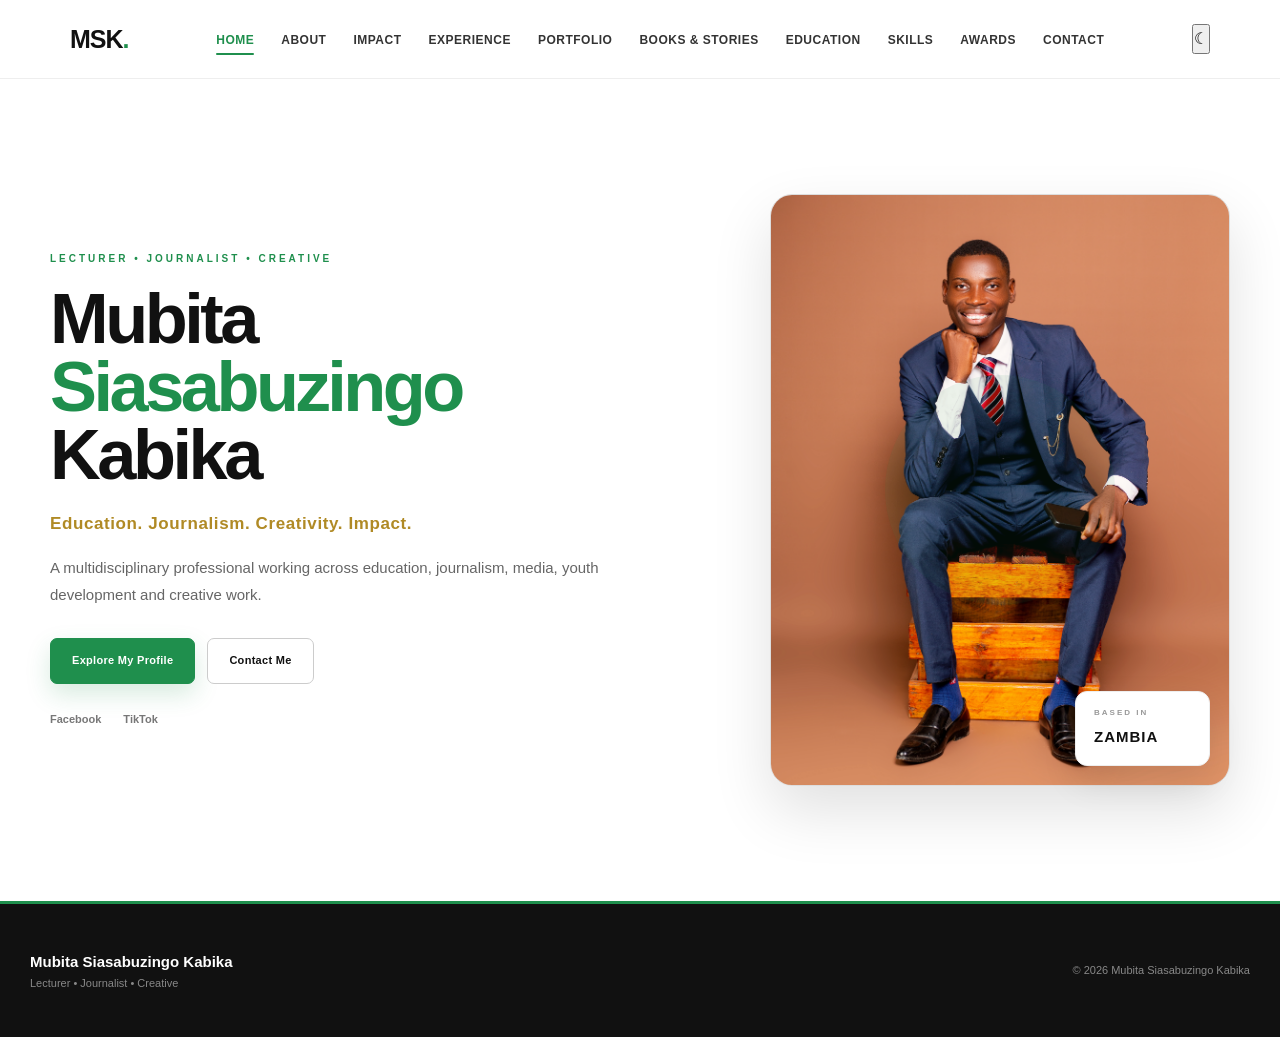
<file: index.html>
<!DOCTYPE html>

<html lang="en">

<head>

<!-- GOOGLE SITE VERIFICATION -->
<meta
    name="google-site-verification"
    content="_s8YZLHcKLuBK929gCmHblzq_NAAUC8CqFdvA2l85ug"
>

<meta charset="UTF-8">

<meta
    name="viewport"
    content="width=device-width, initial-scale=1.0"
>

<!-- SEO DESCRIPTION -->
<meta
    name="description"
    content="Official personal website of Mubita Siasabuzingo Kabika — Lecturer, Journalist, Youth Advocate and Creative."
>

<meta
    name="author"
    content="Mubita Siasabuzingo Kabika"
>

<!-- =====================================================
     SOCIAL MEDIA / LINK PREVIEW
====================================================== -->

<meta
    property="og:title"
    content="Mubita Siasabuzingo Kabika | Lecturer • Journalist • Creative"
>

<meta
    property="og:description"
    content="Official website of Mubita Siasabuzingo Kabika — lecturer, journalist, youth advocate, media professional and creative from Zambia."
>

<meta
    property="og:image"
    content="https://mubitakabika.github.io/images/profile-01.jpg"
>

<meta
    property="og:image:alt"
    content="Mubita Siasabuzingo Kabika"
>

<meta
    property="og:url"
    content="https://mubitakabika.github.io/"
>

<meta
    property="og:type"
    content="website"
>

<meta
    property="og:site_name"
    content="Mubita Siasabuzingo Kabika"
>

<!-- =====================================================
     TWITTER / X LINK PREVIEW
====================================================== -->

<meta
    name="twitter:card"
    content="summary_large_image"
>

<meta
    name="twitter:title"
    content="Mubita Siasabuzingo Kabika | Lecturer • Journalist • Creative"
>

<meta
    name="twitter:description"
    content="Official website of Mubita Siasabuzingo Kabika — lecturer, journalist, youth advocate, media professional and creative from Zambia."
>

<meta
    name="twitter:image"
    content="https://mubitakabika.github.io/images/profile-01.jpg"
>

<meta
    name="twitter:image:alt"
    content="Mubita Siasabuzingo Kabika"
>

<!-- PAGE TITLE -->
<title>
    Mubita Siasabuzingo Kabika
</title>


<link
    rel="stylesheet"
    href="css/style.css"


</head>

<body>

<!-- =====================================================
     HEADER / NAVIGATION
====================================================== -->

<header class="header">

<nav class="navbar">


    <!-- LOGO -->

    <a
        href="index.html"
        class="logo"
    >
        MSK<span>.</span>
    </a>


    <!-- NAVIGATION LINKS -->

    <ul
        class="nav-links"
        id="navLinks"
    >

        <li>
            <a
                href="index.html"
                class="active"
            >
                Home
            </a>
        </li>


        <li>
            <a href="about.html">
                About
            </a>
        </li>


        <li>
            <a href="impact.html">
                Impact
            </a>
        </li>


        <li>
            <a href="experience.html">
                Experience
            </a>
        </li>


        <li>
            <a href="portfolio.html">
                Portfolio
            </a>
        </li>


        <li>
            <a href="books.html">
                Books &amp; Stories
            </a>
        </li>


        <li>
            <a href="education.html">
                Education
            </a>
        </li>


        <li>
            <a href="skills.html">
                Skills
            </a>
        </li>


        <li>
            <a href="awards.html">
                Awards
            </a>
        </li>


        <li>
            <a href="contact.html">
                Contact
            </a>
        </li>

    </ul>


    <!-- =================================================
         DARK / LIGHT MODE
    ================================================== -->

    <button
        id="themeToggle"
        class="theme-toggle"
        type="button"
        aria-label="Switch to dark mode"
        title="Switch to dark mode"
    >

        <span
            id="themeIcon"
            aria-hidden="true"
        >
            ☾
        </span>

    </button>


    <!-- =================================================
         MOBILE MENU
    ================================================== -->

    <button
        class="menu-toggle"
        id="menuToggle"
        aria-label="Open navigation menu"
        aria-expanded="false"
        type="button"
    >

        <span></span>
        <span></span>
        <span></span>

    </button>


</nav>

</header>

<!-- =====================================================
     MAIN CONTENT
====================================================== -->

<main>

<!-- =================================================
     HERO
================================================== -->

<section class="hero">


    <!-- LEFT SIDE -->

    <div class="hero-content">


        <p class="hero-tag">
            LECTURER • JOURNALIST • CREATIVE
        </p>


        <h1>

            Mubita

            <span>
                Siasabuzingo
            </span>

            Kabika

        </h1>


        <p class="hero-description">

            Education.
            Journalism.
            Creativity.
            Impact.

        </p>


        <p class="hero-introduction">

            A multidisciplinary professional working
            across education, journalism, media,
            youth development and creative work.

        </p>


        <div class="hero-buttons">


            <a
                href="about.html"
                class="btn btn-primary"
            >
                Explore My Profile
            </a>


            <a
                href="contact.html"
                class="btn btn-outline"
            >
                Contact Me
            </a>


        </div>


        <!-- SOCIAL LINKS -->

        <div class="hero-social">


            <a
                href="https://www.facebook.com/mubitaSiasabuzingo"
                target="_blank"
                rel="noopener noreferrer"
            >
                Facebook
            </a>


            <a
                href="https://www.tiktok.com/@honourabletivannah"
                target="_blank"
                rel="noopener noreferrer"
            >
                TikTok
            </a>


        </div>


    </div>



    <!-- =================================================
         RIGHT SIDE / PHOTO
    ================================================== -->

    <div class="hero-image">


        <div class="image-placeholder">

            <img
                src="images/profile-01.jpg"
                alt="Mubita Siasabuzingo Kabika"
            >

        </div>


        <div class="hero-image-caption">

            <span>
                BASED IN
            </span>

            <strong>
                ZAMBIA
            </strong>

        </div>


    </div>


</section>

</main>

<!-- =====================================================
     FOOTER
====================================================== -->

<footer class="footer">

<div>

    <strong>
        Mubita Siasabuzingo Kabika
    </strong>


    <p>
        Lecturer • Journalist • Creative
    </p>

</div>


<p>

    ©
    <span id="year"></span>
    Mubita Siasabuzingo Kabika

</p>

</footer>

<!-- =====================================================
     JAVASCRIPT
====================================================== -->

<script src="js/script.js"></script>

</body>

</html>
</file>
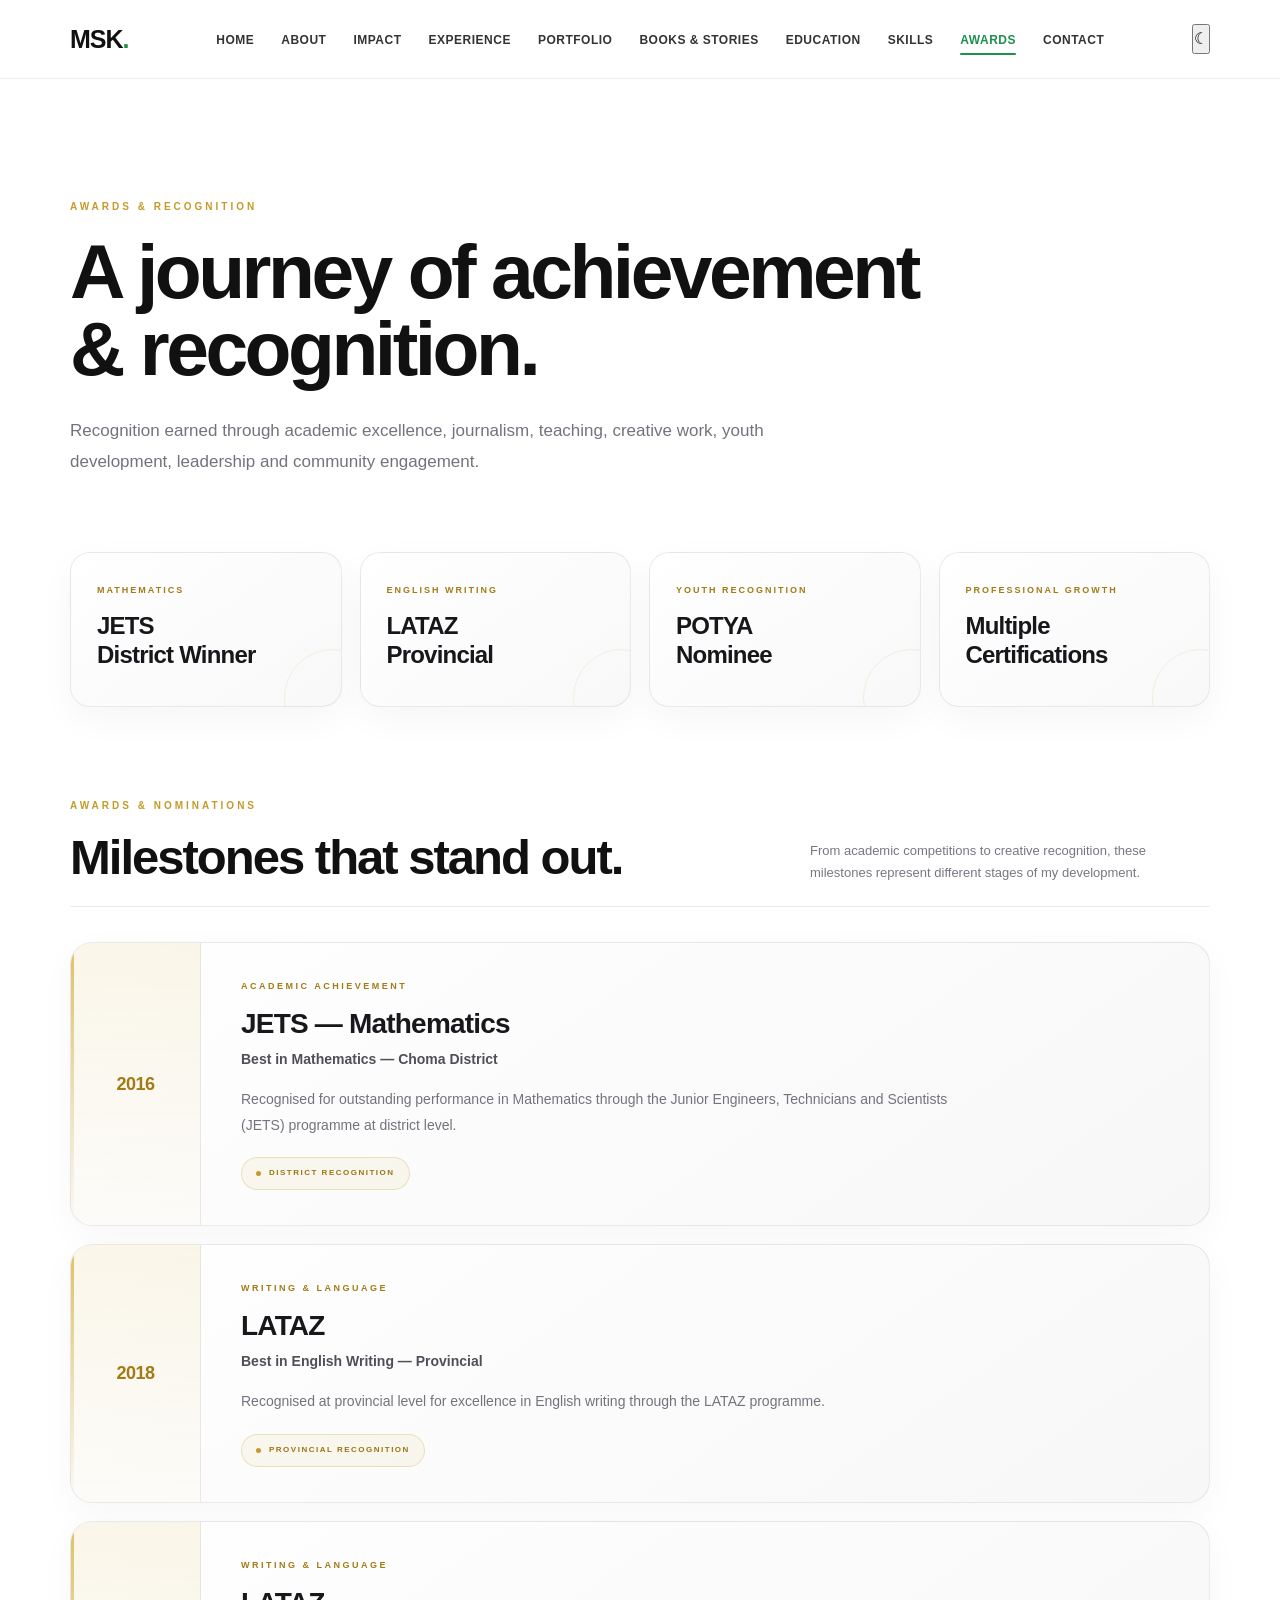
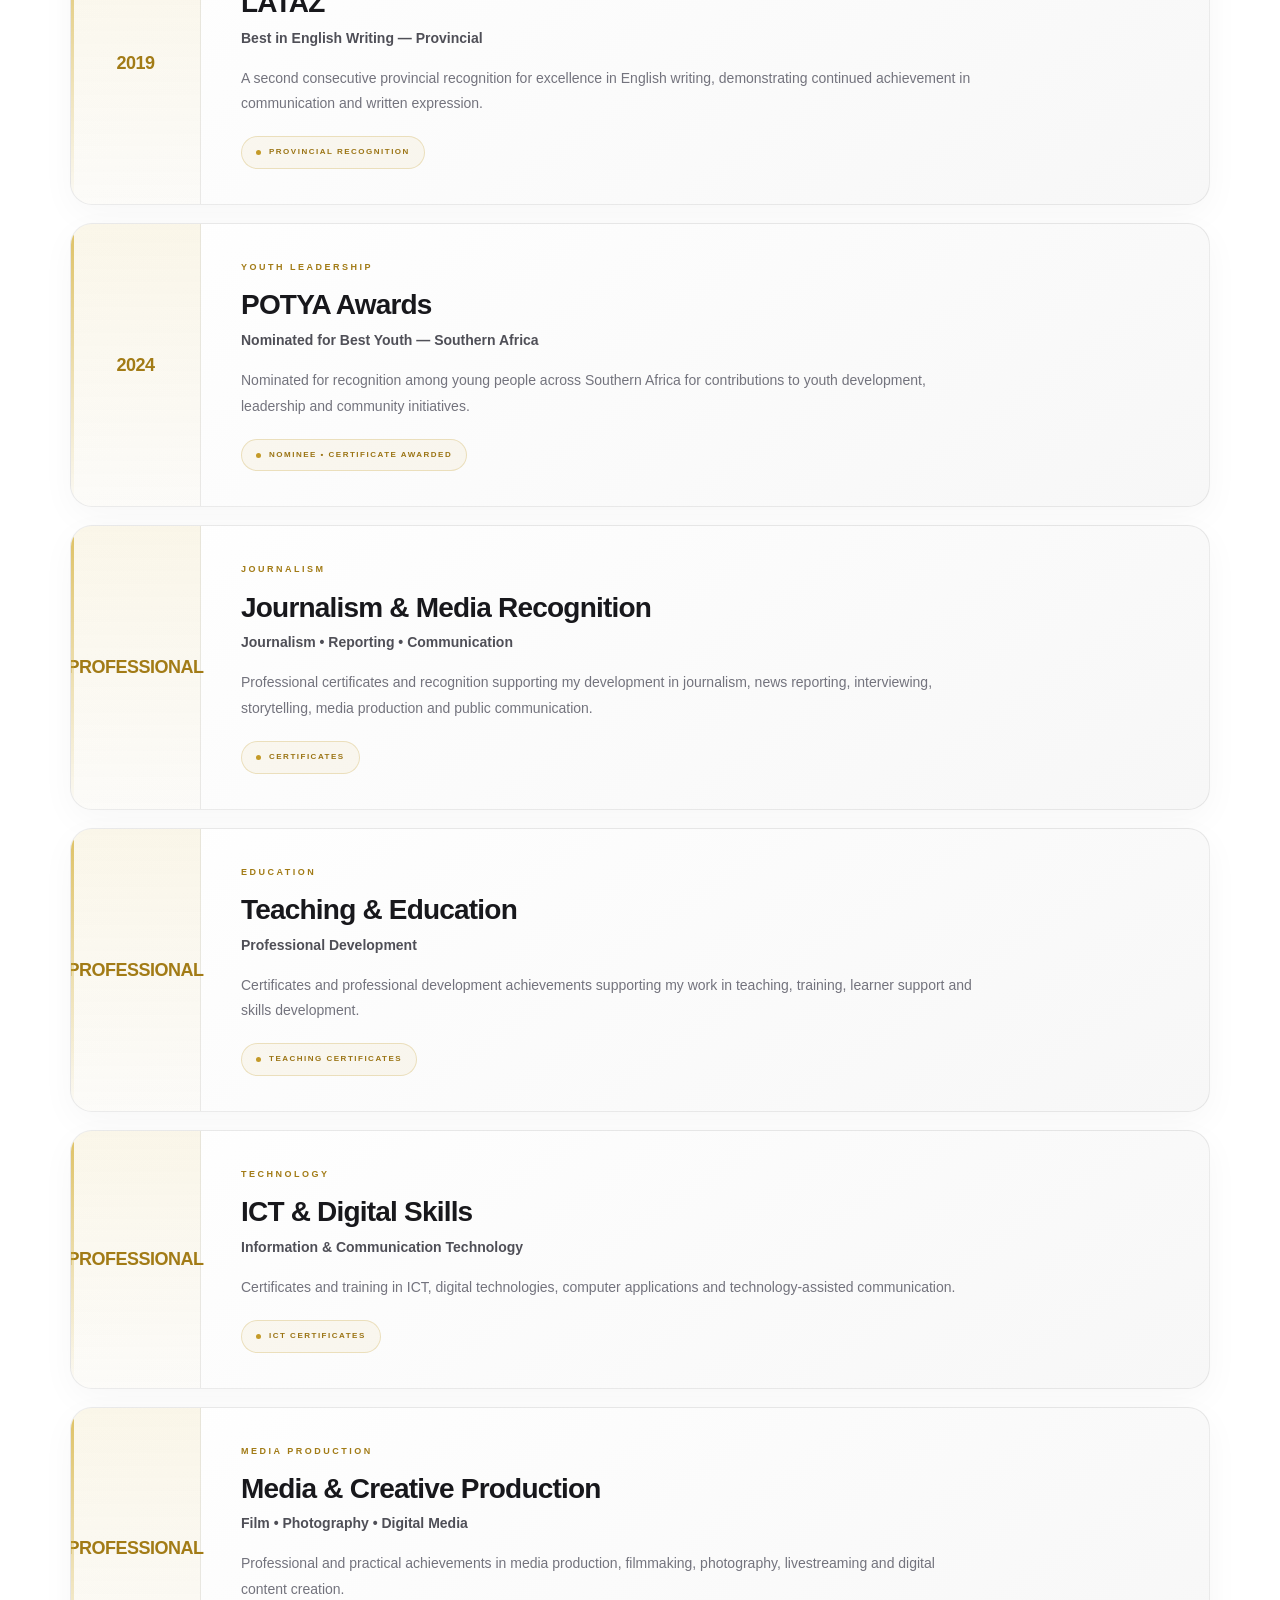
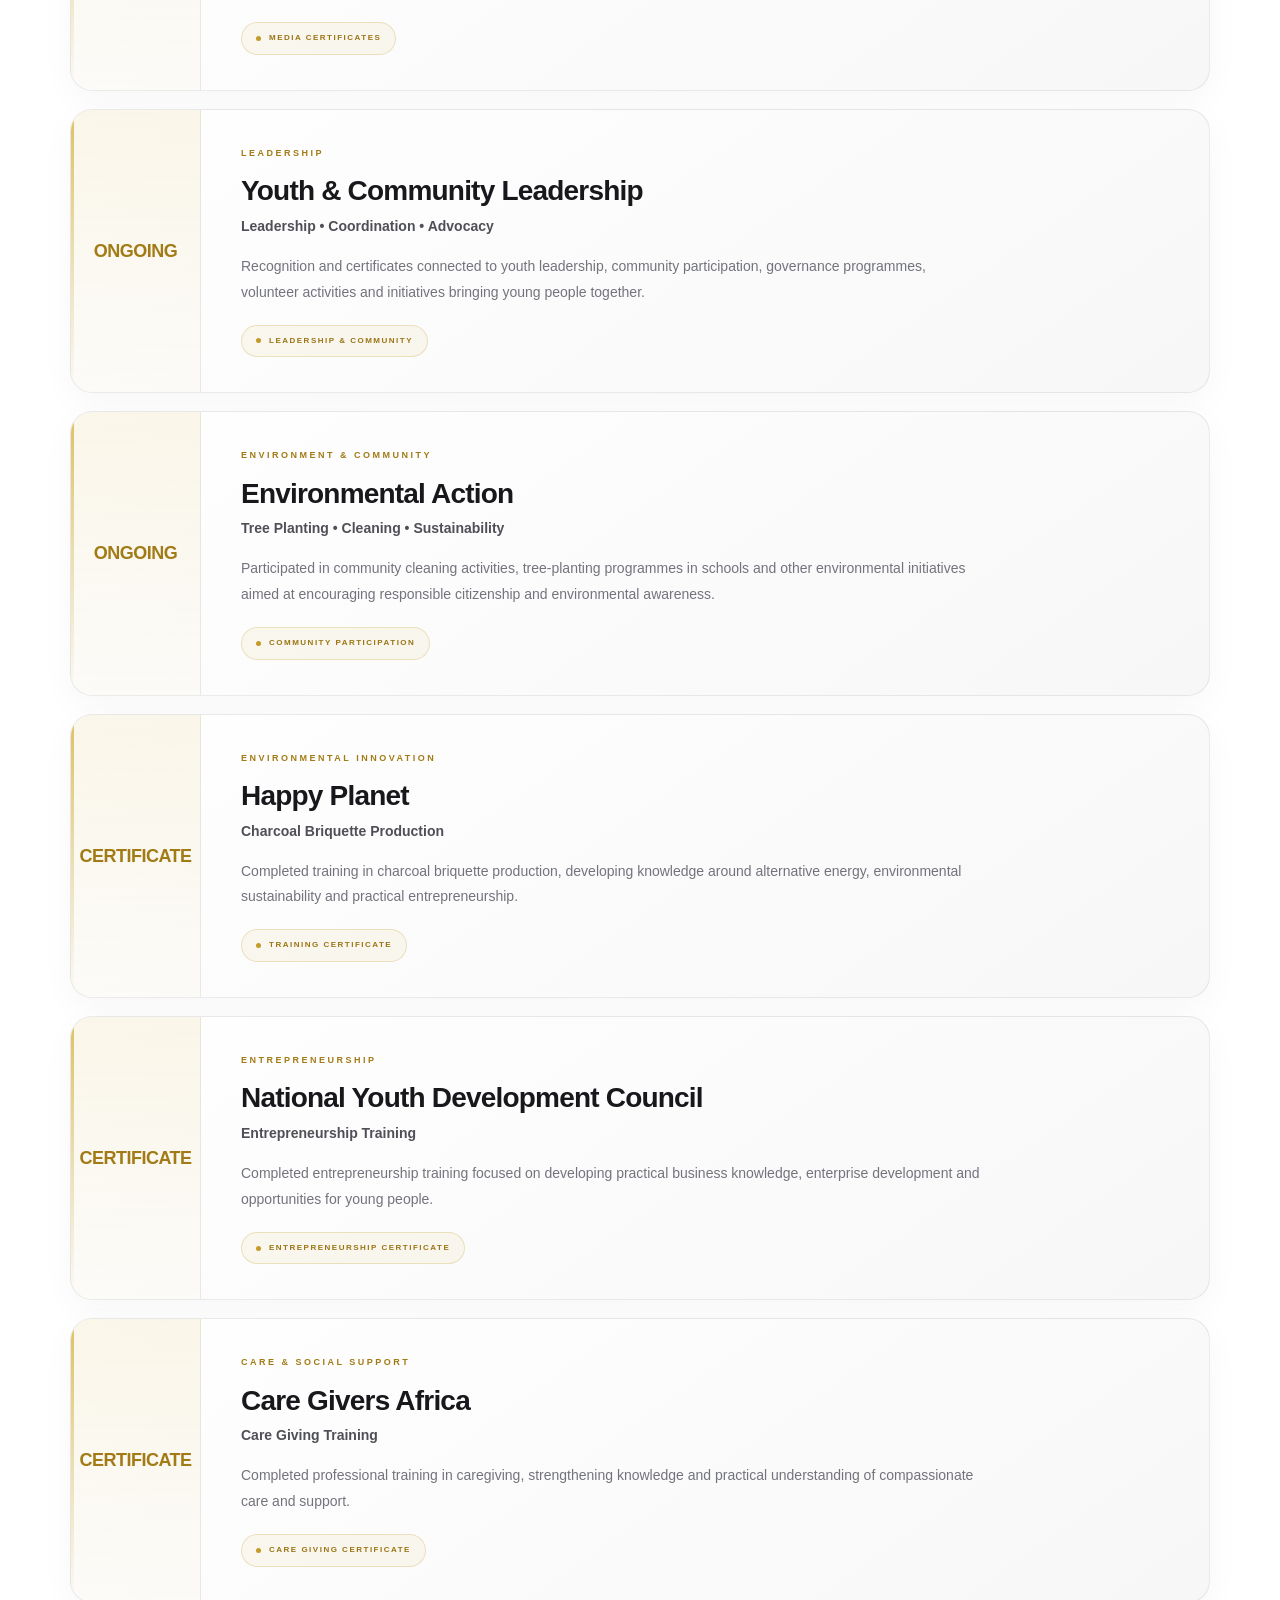
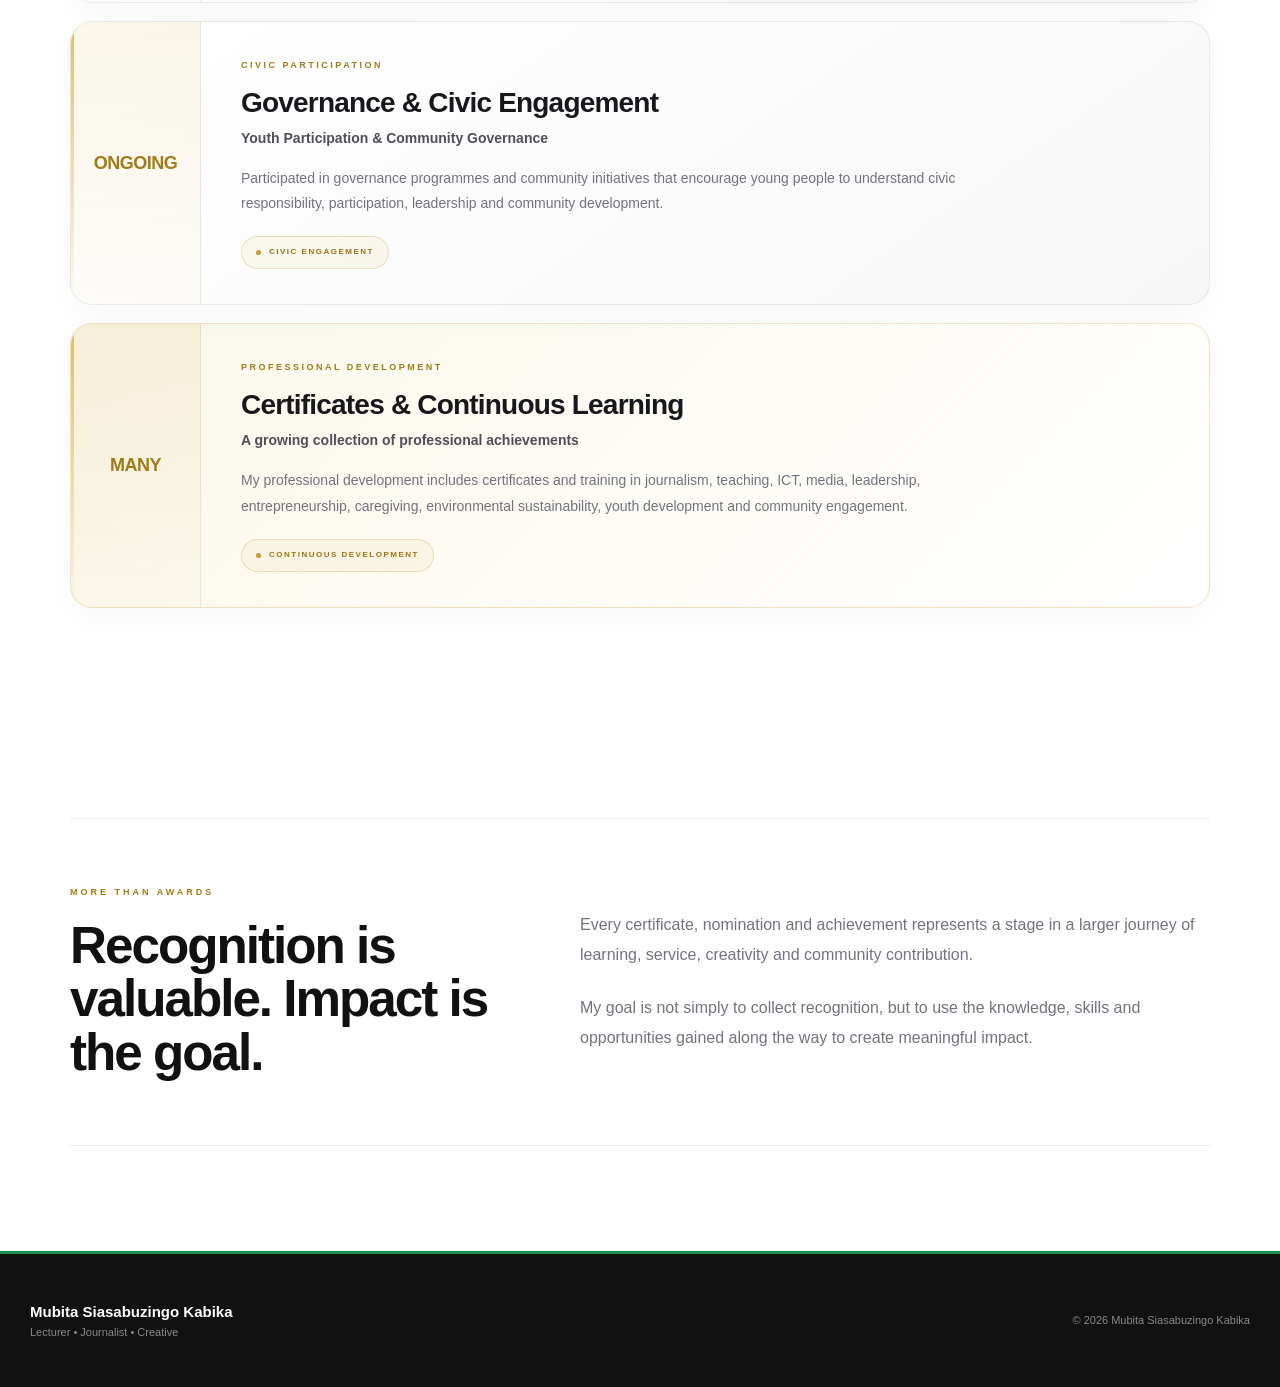
<file: awards.html>
<!DOCTYPE html>

<html lang="en">

<head>

<meta charset="UTF-8">

<meta name="viewport" content="width=device-width, initial-scale=1.0">

<meta
    name="description"
    content="Awards, recognition, certifications and achievements of Mubita Siasabuzingo Kabika."
>

<meta
    name="author"
    content="Mubita Siasabuzingo Kabika"
>

<title>Awards & Recognition | Mubita Siasabuzingo Kabika</title>

<link rel="stylesheet" href="css/style.css">

<style>

    /* =====================================================
       AWARDS PAGE
    ===================================================== */

    .awards-page {
        padding-top: 120px;
        padding-bottom: 100px;
    }


    /* =====================================================
       INTRODUCTION
    ===================================================== */

    .awards-page .section-heading {
        max-width: 920px;
        margin-bottom: 75px;
    }

    .awards-page .section-label {
        color: #c49a28;
        font-size: 10px;
        font-weight: 800;
        letter-spacing: 3px;
        text-transform: uppercase;
        margin-bottom: 18px;
    }

    .awards-page h1 {
        max-width: 850px;
        font-size: clamp(46px, 6vw, 78px);
        line-height: 1;
        letter-spacing: -3.5px;
        margin-bottom: 28px;
    }

    .awards-page .page-intro {
        max-width: 730px;
        color: #73737d;
        font-size: 17px;
        line-height: 1.85;
    }


    /* =====================================================
       ACHIEVEMENT SUMMARY
    ===================================================== */

    .achievement-summary {
        display: grid;
        grid-template-columns: repeat(4, minmax(0, 1fr));
        gap: 18px;
        margin-bottom: 90px;
    }

    .achievement-stat {
        position: relative;
        overflow: hidden;
        padding: 30px 26px;
        min-height: 155px;

        border: 1px solid rgba(0, 0, 0, 0.08);
        border-radius: 20px;

        background:
            linear-gradient(
                145deg,
                rgba(255, 255, 255, 0.95),
                rgba(246, 246, 246, 0.75)
            );

        box-shadow: 0 12px 35px rgba(0, 0, 0, 0.04);

        transition:
            transform 0.35s ease,
            border-color 0.35s ease,
            box-shadow 0.35s ease;
    }

    .achievement-stat:hover {
        transform: translateY(-6px);

        border-color: rgba(196, 154, 40, 0.35);

        box-shadow: 0 20px 45px rgba(0, 0, 0, 0.08);
    }

    .achievement-stat::after {
        content: "";

        position: absolute;

        width: 95px;
        height: 95px;

        right: -40px;
        bottom: -40px;

        border-radius: 50%;

        border: 1px solid rgba(196, 154, 40, 0.14);
    }

    .achievement-stat span {
        display: block;

        color: #a27b16;

        font-size: 9px;
        font-weight: 800;

        letter-spacing: 2px;
        text-transform: uppercase;

        margin-bottom: 14px;
    }

    .achievement-stat strong {
        display: block;

        color: #17171b;

        font-size: 24px;
        line-height: 1.2;

        letter-spacing: -0.8px;
    }


    /* =====================================================
       SECTION HEADING
    ===================================================== */

    .award-section-heading {
        display: flex;

        justify-content: space-between;
        align-items: flex-end;

        gap: 35px;

        margin-bottom: 35px;
        padding-bottom: 22px;

        border-bottom: 1px solid rgba(0, 0, 0, 0.08);
    }

    .award-section-heading h2 {
        font-size: clamp(31px, 4vw, 49px);

        line-height: 1.05;
        letter-spacing: -2px;

        margin: 0;
    }

    .award-section-heading p {
        max-width: 400px;

        color: #777780;

        font-size: 13px;
        line-height: 1.7;

        margin: 0;
    }


    /* =====================================================
       AWARDS LIST
    ===================================================== */

    .awards-list {
        display: grid;

        gap: 18px;

        margin-bottom: 20px;
    }


    /* =====================================================
       AWARD CARD
    ===================================================== */

    .award-card {
        position: relative;

        display: grid;

        grid-template-columns: 130px 1fr;

        overflow: hidden;

        border: 1px solid rgba(0, 0, 0, 0.08);

        border-radius: 22px;

        background:
            linear-gradient(
                145deg,
                #ffffff,
                #f7f7f7
            );

        box-shadow:
            0 10px 35px rgba(0, 0, 0, 0.035);

        transition:
            transform 0.35s ease,
            border-color 0.35s ease,
            box-shadow 0.35s ease;
    }

    .award-card::before {
        content: "";

        position: absolute;

        top: 0;
        left: 0;

        width: 3px;
        height: 100%;

        background:
            linear-gradient(
                to bottom,
                #d4af37,
                transparent
            );

        opacity: 0.75;
    }

    .award-card:hover {
        transform: translateY(-5px);

        border-color: rgba(196, 154, 40, 0.35);

        box-shadow:
            0 22px 55px rgba(0, 0, 0, 0.09);
    }


    /* =====================================================
       YEAR
    ===================================================== */

    .award-year {
        display: flex;

        align-items: center;
        justify-content: center;

        min-height: 230px;

        padding: 25px;

        color: #a27b16;

        font-size: 18px;
        font-weight: 800;

        letter-spacing: -0.5px;

        text-align: center;

        border-right: 1px solid rgba(0, 0, 0, 0.07);

        background:
            linear-gradient(
                180deg,
                rgba(212, 175, 55, 0.11),
                rgba(212, 175, 55, 0.025)
            );
    }


    /* =====================================================
       AWARD CONTENT
    ===================================================== */

    .award-content {
        padding: 35px 40px;
    }

    .award-content .section-label {
        color: #a27b16;

        font-size: 9px;
        font-weight: 800;

        letter-spacing: 2.5px;
        text-transform: uppercase;

        margin-bottom: 13px;
    }

    .award-content h2 {
        color: #18181c;

        font-size: 28px;
        line-height: 1.2;

        letter-spacing: -0.8px;

        margin-bottom: 8px;
    }

    .award-content h3 {
        color: #4f4f57;

        font-size: 14px;
        font-weight: 650;

        line-height: 1.5;

        margin-bottom: 17px;
    }

    .award-content p:not(.section-label) {
        max-width: 740px;

        color: #73737d;

        font-size: 14px;
        line-height: 1.85;
    }


    /* =====================================================
       BADGE
    ===================================================== */

    .award-badge {
        display: inline-flex;

        align-items: center;
        gap: 8px;

        margin-top: 19px;
        padding: 9px 14px;

        border-radius: 50px;

        border: 1px solid rgba(196, 154, 40, 0.25);

        background: rgba(212, 175, 55, 0.07);

        color: #9b7414;

        font-size: 8px;
        font-weight: 800;

        letter-spacing: 1.5px;
        text-transform: uppercase;
    }

    .award-badge::before {
        content: "";

        width: 5px;
        height: 5px;

        border-radius: 50%;

        background: #c49a28;
    }


    /* =====================================================
       HIGHLIGHT CARD
    ===================================================== */

    .award-card-highlight {
        border-color: rgba(196, 154, 40, 0.25);

        background:
            linear-gradient(
                135deg,
                rgba(212, 175, 55, 0.10),
                #ffffff
            );
    }


    /* =====================================================
       ACHIEVEMENT STATEMENT
    ===================================================== */

    .achievement-statement {
        padding-top: 90px;
        padding-bottom: 105px;
    }

    .achievement-statement-inner {
        display: grid;

        grid-template-columns: 0.8fr 1.2fr;

        gap: 90px;

        padding: 65px 0;

        border-top: 1px solid rgba(0, 0, 0, 0.08);

        border-bottom: 1px solid rgba(0, 0, 0, 0.08);
    }

    .achievement-statement .section-label {
        color: #a27b16;

        font-size: 9px;
        font-weight: 800;

        letter-spacing: 3px;

        text-transform: uppercase;

        margin-bottom: 18px;
    }

    .achievement-statement h2 {
        max-width: 440px;

        font-size: clamp(35px, 4vw, 54px);

        line-height: 1.05;

        letter-spacing: -2px;
    }

    .achievement-statement-inner > div:last-child {
        align-self: center;
    }

    .achievement-statement-inner p {
        color: #73737d;

        font-size: 16px;
        line-height: 1.9;

        margin-bottom: 22px;
    }

    .achievement-statement-inner p:last-child {
        margin-bottom: 0;
    }


    /* =====================================================
       DARK MODE
    ===================================================== */

    body.dark-mode .awards-page .page-intro,
    body.dark-mode .award-section-heading p,
    body.dark-mode .achievement-statement-inner p {
        color: #a1a1aa;
    }

    body.dark-mode .achievement-stat {
        border-color: rgba(255, 255, 255, 0.08);

        background:
            linear-gradient(
                145deg,
                rgba(255, 255, 255, 0.055),
                rgba(255, 255, 255, 0.012)
            );

        box-shadow: none;
    }

    body.dark-mode .achievement-stat strong {
        color: #ffffff;
    }

    body.dark-mode .award-section-heading {
        border-bottom-color: rgba(255, 255, 255, 0.08);
    }

    body.dark-mode .award-card {
        border-color: rgba(255, 255, 255, 0.08);

        background:
            linear-gradient(
                145deg,
                rgba(255, 255, 255, 0.05),
                rgba(255, 255, 255, 0.012)
            );

        box-shadow: none;
    }

    body.dark-mode .award-card:hover {
        border-color: rgba(212, 175, 55, 0.35);

        box-shadow:
            0 20px 60px rgba(0, 0, 0, 0.25);
    }

    body.dark-mode .award-year {
        border-right-color: rgba(255, 255, 255, 0.07);

        background:
            linear-gradient(
                180deg,
                rgba(212, 175, 55, 0.09),
                rgba(212, 175, 55, 0.015)
            );
    }

    body.dark-mode .award-content h2 {
        color: #ffffff;
    }

    body.dark-mode .award-content h3 {
        color: #d7d7dc;
    }

    body.dark-mode .award-content p:not(.section-label) {
        color: #9999a3;
    }

    body.dark-mode .award-card-highlight {
        background:
            linear-gradient(
                135deg,
                rgba(212, 175, 55, 0.09),
                rgba(255, 255, 255, 0.025)
            );
    }

    body.dark-mode .achievement-statement-inner {
        border-color: rgba(255, 255, 255, 0.08);
    }


    /* =====================================================
       TABLET
    ===================================================== */

    @media (max-width: 950px) {

        .achievement-summary {
            grid-template-columns: repeat(2, minmax(0, 1fr));
        }

        .achievement-statement-inner {
            grid-template-columns: 1fr;

            gap: 40px;
        }

    }


    /* =====================================================
       MOBILE
    ===================================================== */

    @media (max-width: 680px) {

        .awards-page {
            padding-top: 80px;
            padding-bottom: 60px;
        }

        .awards-page .section-heading {
            margin-bottom: 55px;
        }

        .awards-page h1 {
            font-size: 44px;
            line-height: 1.05;
            letter-spacing: -2.5px;
        }

        .awards-page .page-intro {
            font-size: 15px;
            line-height: 1.8;
        }


        /* Summary */

        .achievement-summary {
            grid-template-columns: 1fr;

            gap: 14px;

            margin-bottom: 65px;
        }

        .achievement-stat {
            min-height: auto;
        }


        /* Section heading */

        .award-section-heading {
            display: block;

            margin-bottom: 25px;
        }

        .award-section-heading h2 {
            font-size: 34px;
        }

        .award-section-heading p {
            margin-top: 15px;
        }


        /* Cards */

        .award-card {
            grid-template-columns: 1fr;

            border-radius: 18px;
        }

        .award-year {
            min-height: auto;

            justify-content: flex-start;

            padding: 17px 25px;

            text-align: left;

            border-right: none;

            border-bottom:
                1px solid rgba(0, 0, 0, 0.07);
        }

        body.dark-mode .award-year {
            border-bottom-color:
                rgba(255, 255, 255, 0.07);
        }

        .award-content {
            padding: 28px 25px;
        }

        .award-content h2 {
            font-size: 24px;
        }

        .award-content h3 {
            font-size: 13px;
        }

        .award-content p:not(.section-label) {
            font-size: 14px;
            line-height: 1.8;
        }


        /* Statement */

        .achievement-statement {
            padding-top: 60px;
            padding-bottom: 70px;
        }

        .achievement-statement-inner {
            padding: 45px 0;

            gap: 35px;
        }

    }


    /* =====================================================
       SMALL PHONES
    ===================================================== */

    @media (max-width: 480px) {

        .awards-page h1 {
            font-size: 39px;
        }

        .awards-page .section-label {
            font-size: 9px;
            letter-spacing: 2.5px;
        }

        .achievement-stat {
            padding: 27px 22px;
        }

        .achievement-stat strong {
            font-size: 22px;
        }

        .award-content {
            padding: 25px 21px;
        }

        .award-content h2 {
            font-size: 22px;
        }

        .award-content p:not(.section-label) {
            font-size: 13px;
        }

        .award-badge {
            max-width: 100%;
            font-size: 7px;
        }

        .achievement-statement h2 {
            font-size: 37px;
        }

        .achievement-statement-inner p {
            font-size: 14px;
        }

    }

</style>

</head>

<body>

<!-- =====================================================
     HEADER / NAVIGATION
===================================================== -->

<header class="header">

    <nav class="navbar">

        <a href="index.html" class="logo">
            MSK<span>.</span>
        </a>


        <ul class="nav-links" id="navLinks">

            <li>
                <a href="index.html">
                    Home
                </a>
            </li>

            <li>
                <a href="about.html">
                    About
                </a>
            </li>

            <li>
                <a href="impact.html">
                    Impact
                </a>
            </li>

            <li>
                <a href="experience.html">
                    Experience
                </a>
            </li>

            <li>
                <a href="portfolio.html">
                    Portfolio
                </a>
            </li>

            <li>
                <a href="books.html">
                    Books &amp; Stories
                </a>
            </li>

            <li>
                <a href="education.html">
                    Education
                </a>
            </li>

            <li>
                <a href="skills.html">
                    Skills
                </a>
            </li>

            <li>
                <a
                    href="awards.html"
                    class="active"
                >
                    Awards
                </a>
            </li>

            <li>
                <a href="contact.html">
                    Contact
                </a>
            </li>

        </ul>


        <!-- DARK / LIGHT MODE -->

        <button
            id="themeToggle"
            class="theme-toggle"
            type="button"
            aria-label="Switch to dark mode"
            title="Switch to dark mode"
        >

            <span
                id="themeIcon"
                aria-hidden="true"
            >☾</span>

        </button>


        <!-- MOBILE MENU -->

        <button
            class="menu-toggle"
            id="menuToggle"
            type="button"
            aria-label="Open navigation menu"
            aria-expanded="false"
        >

            <span></span>
            <span></span>
            <span></span>

        </button>

    </nav>

</header>



<!-- =====================================================
     MAIN CONTENT
===================================================== -->

<main>


    <!-- =================================================
         AWARDS INTRO
    ================================================== -->

    <section class="section awards-page">

        <div class="section-heading">

            <p class="section-label">
                AWARDS &amp; RECOGNITION
            </p>

            <h1>
                A journey of
                achievement &amp; recognition.
            </h1>

            <p class="page-intro">
                Recognition earned through academic
                excellence, journalism, teaching, creative
                work, youth development, leadership and
                community engagement.
            </p>

        </div>


        <!-- ACHIEVEMENT SUMMARY -->

        <div class="achievement-summary">

            <div class="achievement-stat">

                <span>
                    Mathematics
                </span>

                <strong>
                    JETS
                    <br>
                    District Winner
                </strong>

            </div>


            <div class="achievement-stat">

                <span>
                    English Writing
                </span>

                <strong>
                    LATAZ
                    <br>
                    Provincial
                </strong>

            </div>


            <div class="achievement-stat">

                <span>
                    Youth Recognition
                </span>

                <strong>
                    POTYA
                    <br>
                    Nominee
                </strong>

            </div>


            <div class="achievement-stat">

                <span>
                    Professional Growth
                </span>

                <strong>
                    Multiple
                    <br>
                    Certifications
                </strong>

            </div>

        </div>


        <!-- AWARDS SECTION HEADING -->

        <div class="award-section-heading">

            <div>

                <p class="section-label">
                    AWARDS &amp; NOMINATIONS
                </p>

                <h2>
                    Milestones that stand out.
                </h2>

            </div>

            <p>
                From academic competitions to creative
                recognition, these milestones represent
                different stages of my development.
            </p>

        </div>


        <!-- AWARDS -->

        <div class="awards-list">


            <!-- JETS -->

            <article class="award-card">

                <div class="award-year">
                    2016
                </div>

                <div class="award-content">

                    <p class="section-label">
                        ACADEMIC ACHIEVEMENT
                    </p>

                    <h2>
                        JETS — Mathematics
                    </h2>

                    <h3>
                        Best in Mathematics — Choma District
                    </h3>

                    <p>
                        Recognised for outstanding performance
                        in Mathematics through the Junior
                        Engineers, Technicians and Scientists
                        (JETS) programme at district level.
                    </p>

                    <div class="award-badge">
                        District Recognition
                    </div>

                </div>

            </article>


            <!-- LATAZ 2018 -->

            <article class="award-card">

                <div class="award-year">
                    2018
                </div>

                <div class="award-content">

                    <p class="section-label">
                        WRITING &amp; LANGUAGE
                    </p>

                    <h2>
                        LATAZ
                    </h2>

                    <h3>
                        Best in English Writing — Provincial
                    </h3>

                    <p>
                        Recognised at provincial level for
                        excellence in English writing through
                        the LATAZ programme.
                    </p>

                    <div class="award-badge">
                        Provincial Recognition
                    </div>

                </div>

            </article>


            <!-- LATAZ 2019 -->

            <article class="award-card">

                <div class="award-year">
                    2019
                </div>

                <div class="award-content">

                    <p class="section-label">
                        WRITING &amp; LANGUAGE
                    </p>

                    <h2>
                        LATAZ
                    </h2>

                    <h3>
                        Best in English Writing — Provincial
                    </h3>

                    <p>
                        A second consecutive provincial
                        recognition for excellence in English
                        writing, demonstrating continued
                        achievement in communication and
                        written expression.
                    </p>

                    <div class="award-badge">
                        Provincial Recognition
                    </div>

                </div>

            </article>


            <!-- POTYA -->

            <article class="award-card">

                <div class="award-year">
                    2024
                </div>

                <div class="award-content">

                    <p class="section-label">
                        YOUTH LEADERSHIP
                    </p>

                    <h2>
                        POTYA Awards
                    </h2>

                    <h3>
                        Nominated for Best Youth — Southern Africa
                    </h3>

                    <p>
                        Nominated for recognition among young
                        people across Southern Africa for
                        contributions to youth development,
                        leadership and community initiatives.
                    </p>

                    <div class="award-badge">
                        Nominee • Certificate Awarded
                    </div>

                </div>

            </article>


            <!-- JOURNALISM -->

            <article class="award-card">

                <div class="award-year">
                    PROFESSIONAL
                </div>

                <div class="award-content">

                    <p class="section-label">
                        JOURNALISM
                    </p>

                    <h2>
                        Journalism &amp; Media Recognition
                    </h2>

                    <h3>
                        Journalism • Reporting • Communication
                    </h3>

                    <p>
                        Professional certificates and
                        recognition supporting my development
                        in journalism, news reporting,
                        interviewing, storytelling, media
                        production and public communication.
                    </p>

                    <div class="award-badge">
                        Certificates
                    </div>

                </div>

            </article>


            <!-- TEACHING -->

            <article class="award-card">

                <div class="award-year">
                    PROFESSIONAL
                </div>

                <div class="award-content">

                    <p class="section-label">
                        EDUCATION
                    </p>

                    <h2>
                        Teaching &amp; Education
                    </h2>

                    <h3>
                        Professional Development
                    </h3>

                    <p>
                        Certificates and professional
                        development achievements supporting
                        my work in teaching, training,
                        learner support and skills development.
                    </p>

                    <div class="award-badge">
                        Teaching Certificates
                    </div>

                </div>

            </article>


            <!-- ICT -->

            <article class="award-card">

                <div class="award-year">
                    PROFESSIONAL
                </div>

                <div class="award-content">

                    <p class="section-label">
                        TECHNOLOGY
                    </p>

                    <h2>
                        ICT &amp; Digital Skills
                    </h2>

                    <h3>
                        Information &amp; Communication Technology
                    </h3>

                    <p>
                        Certificates and training in ICT,
                        digital technologies, computer
                        applications and technology-assisted
                        communication.
                    </p>

                    <div class="award-badge">
                        ICT Certificates
                    </div>

                </div>

            </article>


            <!-- MEDIA -->

            <article class="award-card">

                <div class="award-year">
                    PROFESSIONAL
                </div>

                <div class="award-content">

                    <p class="section-label">
                        MEDIA PRODUCTION
                    </p>

                    <h2>
                        Media &amp; Creative Production
                    </h2>

                    <h3>
                        Film • Photography • Digital Media
                    </h3>

                    <p>
                        Professional and practical
                        achievements in media production,
                        filmmaking, photography,
                        livestreaming and digital content
                        creation.
                    </p>

                    <div class="award-badge">
                        Media Certificates
                    </div>

                </div>

            </article>


            <!-- LEADERSHIP -->

            <article class="award-card">

                <div class="award-year">
                    ONGOING
                </div>

                <div class="award-content">

                    <p class="section-label">
                        LEADERSHIP
                    </p>

                    <h2>
                        Youth &amp; Community Leadership
                    </h2>

                    <h3>
                        Leadership • Coordination • Advocacy
                    </h3>

                    <p>
                        Recognition and certificates connected
                        to youth leadership, community
                        participation, governance programmes,
                        volunteer activities and initiatives
                        bringing young people together.
                    </p>

                    <div class="award-badge">
                        Leadership &amp; Community
                    </div>

                </div>

            </article>


            <!-- ENVIRONMENT -->

            <article class="award-card">

                <div class="award-year">
                    ONGOING
                </div>

                <div class="award-content">

                    <p class="section-label">
                        ENVIRONMENT &amp; COMMUNITY
                    </p>

                    <h2>
                        Environmental Action
                    </h2>

                    <h3>
                        Tree Planting • Cleaning • Sustainability
                    </h3>

                    <p>
                        Participated in community cleaning
                        activities, tree-planting programmes
                        in schools and other environmental
                        initiatives aimed at encouraging
                        responsible citizenship and
                        environmental awareness.
                    </p>

                    <div class="award-badge">
                        Community Participation
                    </div>

                </div>

            </article>


            <!-- HAPPY PLANET -->

            <article class="award-card">

                <div class="award-year">
                    CERTIFICATE
                </div>

                <div class="award-content">

                    <p class="section-label">
                        ENVIRONMENTAL INNOVATION
                    </p>

                    <h2>
                        Happy Planet
                    </h2>

                    <h3>
                        Charcoal Briquette Production
                    </h3>

                    <p>
                        Completed training in charcoal
                        briquette production, developing
                        knowledge around alternative energy,
                        environmental sustainability and
                        practical entrepreneurship.
                    </p>

                    <div class="award-badge">
                        Training Certificate
                    </div>

                </div>

            </article>


            <!-- NYDC -->

            <article class="award-card">

                <div class="award-year">
                    CERTIFICATE
                </div>

                <div class="award-content">

                    <p class="section-label">
                        ENTREPRENEURSHIP
                    </p>

                    <h2>
                        National Youth Development Council
                    </h2>

                    <h3>
                        Entrepreneurship Training
                    </h3>

                    <p>
                        Completed entrepreneurship training
                        focused on developing practical
                        business knowledge, enterprise
                        development and opportunities for
                        young people.
                    </p>

                    <div class="award-badge">
                        Entrepreneurship Certificate
                    </div>

                </div>

            </article>


            <!-- CARE GIVERS AFRICA -->

            <article class="award-card">

                <div class="award-year">
                    CERTIFICATE
                </div>

                <div class="award-content">

                    <p class="section-label">
                        CARE &amp; SOCIAL SUPPORT
                    </p>

                    <h2>
                        Care Givers Africa
                    </h2>

                    <h3>
                        Care Giving Training
                    </h3>

                    <p>
                        Completed professional training in
                        caregiving, strengthening knowledge
                        and practical understanding of
                        compassionate care and support.
                    </p>

                    <div class="award-badge">
                        Care Giving Certificate
                    </div>

                </div>

            </article>


            <!-- GOVERNANCE -->

            <article class="award-card">

                <div class="award-year">
                    ONGOING
                </div>

                <div class="award-content">

                    <p class="section-label">
                        CIVIC PARTICIPATION
                    </p>

                    <h2>
                        Governance &amp; Civic Engagement
                    </h2>

                    <h3>
                        Youth Participation &amp; Community Governance
                    </h3>

                    <p>
                        Participated in governance programmes
                        and community initiatives that
                        encourage young people to understand
                        civic responsibility, participation,
                        leadership and community development.
                    </p>

                    <div class="award-badge">
                        Civic Engagement
                    </div>

                </div>

            </article>


            <!-- CONTINUOUS LEARNING -->

            <article class="award-card award-card-highlight">

                <div class="award-year">
                    MANY
                </div>

                <div class="award-content">

                    <p class="section-label">
                        PROFESSIONAL DEVELOPMENT
                    </p>

                    <h2>
                        Certificates &amp; Continuous Learning
                    </h2>

                    <h3>
                        A growing collection of professional
                        achievements
                    </h3>

                    <p>
                        My professional development includes
                        certificates and training in journalism,
                        teaching, ICT, media, leadership,
                        entrepreneurship, caregiving,
                        environmental sustainability,
                        youth development and community
                        engagement.
                    </p>

                    <div class="award-badge">
                        Continuous Development
                    </div>

                </div>

            </article>

        </div>

    </section>


    <!-- =================================================
         ACHIEVEMENT STATEMENT
    ================================================== -->

    <section class="section achievement-statement">

        <div class="achievement-statement-inner">

            <div>

                <p class="section-label">
                    MORE THAN AWARDS
                </p>

                <h2>
                    Recognition is valuable.
                    Impact is the goal.
                </h2>

            </div>


            <div>

                <p>
                    Every certificate, nomination and
                    achievement represents a stage in a
                    larger journey of learning, service,
                    creativity and community contribution.
                </p>

                <p>
                    My goal is not simply to collect
                    recognition, but to use the knowledge,
                    skills and opportunities gained along
                    the way to create meaningful impact.
                </p>

            </div>

        </div>

    </section>

</main>


<!-- =====================================================
     FOOTER
===================================================== -->

<footer class="footer">

    <div>

        <strong>
            Mubita Siasabuzingo Kabika
        </strong>

        <p>
            Lecturer • Journalist • Creative
        </p>

    </div>

    <p>

        ©
        <span id="year"></span>
        Mubita Siasabuzingo Kabika

    </p>

</footer>


<!-- =====================================================
     JAVASCRIPT
===================================================== -->

<script src="js/script.js"></script>

</body>

</html>
</file>
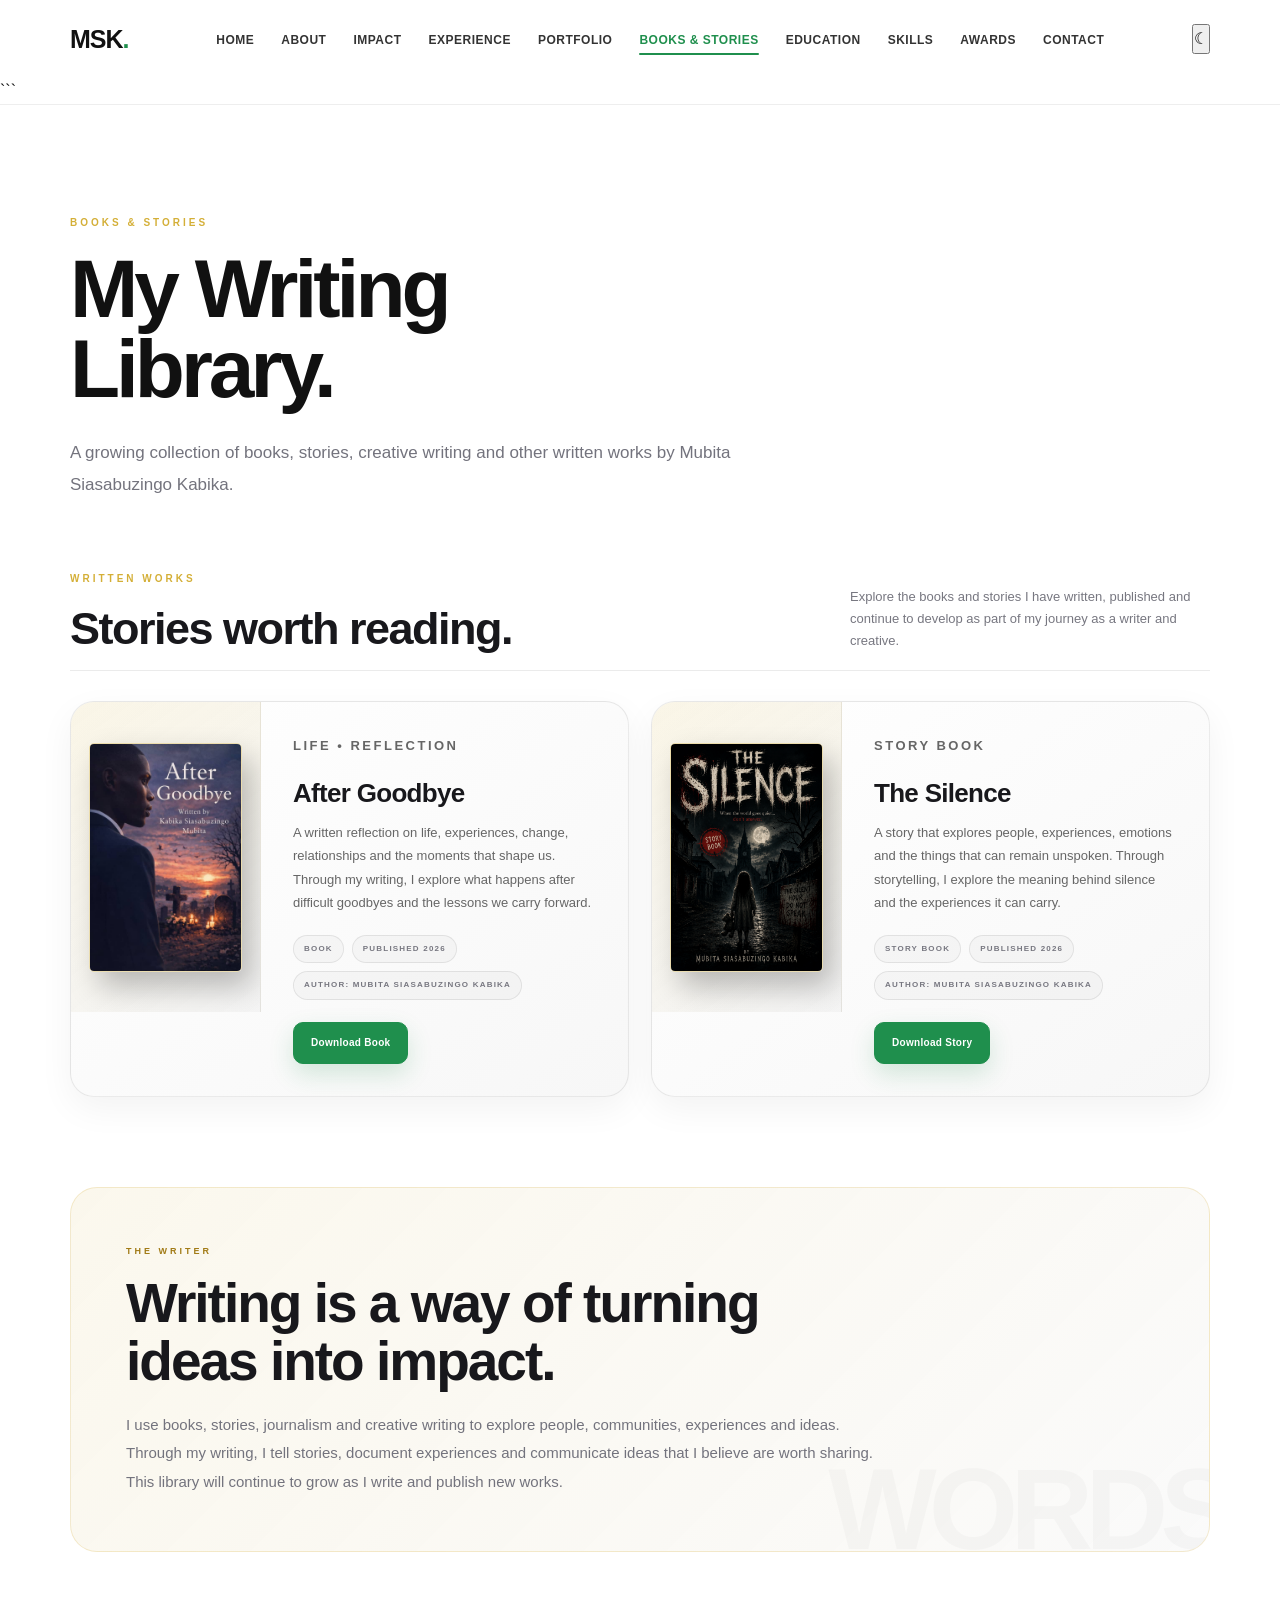
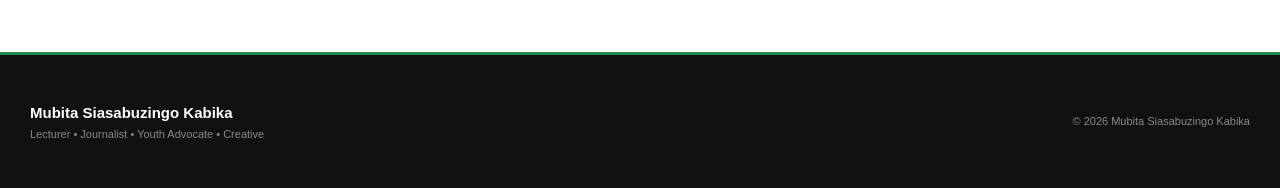
<file: books.html>
<!DOCTYPE html>

<html lang="en">

<head>

<meta charset="UTF-8">

<meta
    name="viewport"
    content="width=device-width, initial-scale=1.0"
>

<meta
    name="description"
    content="Books and stories written by Mubita Siasabuzingo Kabika."
>

<meta
    name="author"
    content="Mubita Siasabuzingo Kabika"
>

<title>
    Books & Stories | Mubita Siasabuzingo Kabika
</title>


<link
    rel="stylesheet"
    href="css/style.css"
>


<style>

    /* =====================================================
       BOOKS PAGE
    ===================================================== */

    .books-page {
        padding-top: 110px;
        padding-bottom: 100px;
    }


    /* =====================================================
       INTRODUCTION
    ===================================================== */

    .books-page .section-heading {
        max-width: 850px;
        margin-bottom: 70px;
    }


    .books-page .section-label {
        color: #d4af37;
        font-size: 10px;
        font-weight: 800;
        letter-spacing: 3px;
        text-transform: uppercase;
        margin-bottom: 18px;
    }


    .books-page h1 {
        max-width: 850px;
        font-size: clamp(48px, 7vw, 82px);
        line-height: 0.98;
        letter-spacing: -4px;
        margin-bottom: 28px;
    }


    .books-page .page-intro {
        max-width: 700px;
        color: #73737d;
        font-size: 17px;
        line-height: 1.85;
    }


    /* =====================================================
       LIBRARY HEADER
    ===================================================== */

    .library-header {
        display: flex;
        align-items: flex-end;
        justify-content: space-between;
        gap: 30px;

        margin-bottom: 30px;
        padding-bottom: 18px;

        border-bottom:
            1px solid rgba(0,0,0,0.08);
    }


    .library-header h2 {
        color: #18181c;

        font-size:
            clamp(28px, 4vw, 45px);

        line-height: 1.05;
        letter-spacing: -1.5px;

        margin: 0;
    }


    .library-header p {
        max-width: 360px;

        color: #777780;

        font-size: 13px;
        line-height: 1.7;

        margin: 0;
    }


    /* =====================================================
       BOOK GRID
    ===================================================== */

    .books-grid {
        display: grid;

        grid-template-columns:
            repeat(2, minmax(0, 1fr));

        gap: 22px;

        margin-bottom: 90px;
    }


    /* =====================================================
       BOOK CARD
    ===================================================== */

    .book-card {
        position: relative;
        overflow: hidden;

        display: grid;

        grid-template-columns:
            190px 1fr;

        min-height: 310px;

        border:
            1px solid rgba(0,0,0,0.08);

        border-radius: 24px;

        background:
            linear-gradient(
                145deg,
                #ffffff,
                #f7f7f7
            );

        transition:
            transform .35s ease,
            border-color .35s ease,
            box-shadow .35s ease;
    }


    .book-card:hover {
        transform:
            translateY(-6px);

        border-color:
            rgba(212,175,55,0.38);

        box-shadow:
            0 25px 70px
            rgba(0,0,0,0.10);
    }


    /* =====================================================
       BOOK COVER
    ===================================================== */

    .book-cover {
        position: relative;

        min-height: 310px;

        padding: 18px;

        display: flex;

        align-items: center;
        justify-content: center;

        background:
            linear-gradient(
                145deg,
                rgba(212,175,55,0.12),
                rgba(0,0,0,0.025)
            );

        border-right:
            1px solid rgba(0,0,0,0.07);
    }


    .book-cover-image {
        display: block;

        width: 145px;
        height: 210px;

        object-fit: cover;

        border-radius: 5px;

        border:
            1px solid rgba(212,175,55,0.35);

        box-shadow:
            10px 15px 30px
            rgba(0,0,0,0.25);

        transition:
            transform .35s ease,
            box-shadow .35s ease;
    }


    .book-cover-image:hover {
        transform:
            scale(1.035);

        box-shadow:
            12px 20px 38px
            rgba(0,0,0,0.32);
    }


    /* =====================================================
       BOOK INFORMATION
    ===================================================== */

    .book-info {
        padding: 32px;

        display: flex;

        flex-direction: column;

        justify-content: center;
    }


    .book-category {
        color: #a27b16;

        font-size: 9px;
        font-weight: 800;

        letter-spacing: 2.5px;

        text-transform: uppercase;

        margin-bottom: 12px;
    }


    .book-info h2 {
        color: #18181c;

        font-size: 26px;

        line-height: 1.2;

        letter-spacing: -0.7px;

        margin-bottom: 12px;
    }


    .book-description {
        color: #73737d;

        font-size: 13px;

        line-height: 1.8;

        margin-bottom: 20px;
    }


    /* =====================================================
       BOOK META
    ===================================================== */

    .book-meta {
        display: flex;

        flex-wrap: wrap;

        gap: 8px;

        margin-bottom: 22px;
    }


    .book-meta span {
        padding:
            7px 10px;

        border-radius: 50px;

        border:
            1px solid rgba(0,0,0,0.08);

        background:
            rgba(0,0,0,0.025);

        color: #777780;

        font-size: 8px;

        font-weight: 700;

        letter-spacing: 1.2px;

        text-transform: uppercase;
    }


    /* =====================================================
       BOOK BUTTONS
    ===================================================== */

    .book-actions {
        display: flex;

        flex-wrap: wrap;

        gap: 10px;
    }


    .book-actions .btn {
        min-height: 42px;

        padding:
            0 17px;

        border-radius: 10px;

        font-size: 10px;

        text-decoration: none;

        display: inline-flex;

        align-items: center;

        justify-content: center;
    }


    /* =====================================================
       WRITING STATEMENT
    ===================================================== */

    .writing-statement {
        position: relative;

        overflow: hidden;

        padding: 55px;

        border-radius: 27px;

        border:
            1px solid rgba(212,175,55,0.22);

        background:
            linear-gradient(
                135deg,
                rgba(212,175,55,0.09),
                rgba(0,0,0,0.018)
            );
    }


    .writing-statement::after {
        content: "WORDS";

        position: absolute;

        right: -20px;
        bottom: -50px;

        color:
            rgba(0,0,0,0.025);

        font-size: 115px;

        font-weight: 900;

        letter-spacing: -8px;

        pointer-events: none;
    }


    .writing-statement .section-label {
        position: relative;

        z-index: 2;

        color: #a27b16;

        font-size: 9px;

        font-weight: 800;

        letter-spacing: 3px;

        text-transform: uppercase;

        margin-bottom: 15px;
    }


    .writing-statement h2 {
        position: relative;

        z-index: 2;

        max-width: 700px;

        color: #18181c;

        font-size:
            clamp(32px, 5vw, 55px);

        line-height: 1.05;

        letter-spacing: -2px;

        margin-bottom: 20px;
    }


    .writing-statement p {
        position: relative;

        z-index: 2;

        max-width: 760px;

        color: #73737d;

        font-size: 15px;

        line-height: 1.9;
    }


    /* =====================================================
       DARK MODE
    ===================================================== */

    body.dark-mode
    .books-page .page-intro,

    body.dark-mode
    .library-header p,

    body.dark-mode
    .book-description {

        color: #9c9ca4;
    }


    body.dark-mode
    .library-header {

        border-bottom-color:
            rgba(255,255,255,0.08);
    }


    body.dark-mode
    .library-header h2 {

        color: #ffffff;
    }


    body.dark-mode
    .book-card {

        border-color:
            rgba(255,255,255,0.08);

        background:
            linear-gradient(
                145deg,
                rgba(255,255,255,0.045),
                rgba(255,255,255,0.012)
            );

        box-shadow: none;
    }


    body.dark-mode
    .book-card:hover {

        border-color:
            rgba(212,175,55,0.38);

        box-shadow:
            0 25px 70px
            rgba(0,0,0,0.25);
    }


    body.dark-mode
    .book-cover {

        border-right-color:
            rgba(255,255,255,0.07);
    }


    body.dark-mode
    .book-info h2 {

        color: #ffffff;
    }


    body.dark-mode
    .book-meta span {

        border-color:
            rgba(255,255,255,0.08);

        background:
            rgba(255,255,255,0.025);

        color: #8f8f97;
    }


    body.dark-mode
    .writing-statement {

        background:
            linear-gradient(
                135deg,
                rgba(212,175,55,0.09),
                rgba(255,255,255,0.025)
            );
    }


    body.dark-mode
    .writing-statement::after {

        color:
            rgba(255,255,255,0.025);
    }


    body.dark-mode
    .writing-statement h2 {

        color: #ffffff;
    }


    body.dark-mode
    .writing-statement p {

        color: #a0a0a8;
    }


    /* =====================================================
       TABLET
    ===================================================== */

    @media (max-width: 1000px) {

        .books-grid {

            grid-template-columns:
                1fr;
        }

    }


    /* =====================================================
       MOBILE
    ===================================================== */

    @media (max-width: 700px) {

        .books-page {

            padding-top: 75px;

            padding-bottom: 70px;
        }


        .books-page h1 {

            font-size: 47px;

            letter-spacing: -2.5px;
        }


        .books-page .page-intro {

            font-size: 15px;
        }


        .library-header {

            display: block;
        }


        .library-header p {

            margin-top: 12px;
        }


        .book-card {

            grid-template-columns:
                1fr;
        }


        .book-cover {

            min-height: 300px;

            border-right: none;

            border-bottom:
                1px solid rgba(0,0,0,0.07);
        }


        body.dark-mode
        .book-cover {

            border-bottom-color:
                rgba(255,255,255,0.07);
        }


        .book-cover-image {

            width: 150px;

            height: 215px;
        }


        .book-info {

            padding:
                27px 24px;
        }


        .book-info h2 {

            font-size: 23px;
        }


        .writing-statement {

            padding:
                35px 25px;
        }


        .writing-statement h2 {

            font-size: 36px;

            letter-spacing: -1.5px;
        }

    }


    /* =====================================================
       SMALL PHONES
    ===================================================== */

    @media (max-width: 480px) {

        .books-page h1 {

            font-size: 40px;
        }


        .book-cover {

            min-height: 275px;
        }


        .book-cover-image {

            width: 135px;

            height: 195px;
        }


        .book-info {

            padding:
                25px 20px;
        }


        .book-info h2 {

            font-size: 22px;
        }


        .book-description {

            font-size: 13px;
        }


        .writing-statement {

            padding:
                30px 22px;
        }

    }

</style>

</head>

<body>

<!-- =====================================================
     HEADER / NAVIGATION
====================================================== -->

<header class="header">

<nav class="navbar">


    <!-- LOGO -->

    <a
        href="index.html"
        class="logo"
    >
        MSK<span>.</span>
    </a>


    <!-- NAVIGATION LINKS -->

    <ul
        class="nav-links"
        id="navLinks"
    >

        <li>
            <a href="index.html">
                Home
            </a>
        </li>


        <li>
            <a href="about.html">
                About
            </a>
        </li>


        <li>
            <a href="impact.html">
                Impact
            </a>
        </li>


        <li>
            <a href="experience.html">
                Experience
            </a>
        </li>


        <li>
            <a href="portfolio.html">
                Portfolio
            </a>
        </li>


        <li>
            <a
                href="books.html"
                class="active"
            >
                Books &amp; Stories
            </a>
        </li>


        <li>
            <a href="education.html">
                Education
            </a>
        </li>


        <li>
            <a href="skills.html">
                Skills
            </a>
        </li>


        <li>
            <a href="awards.html">
                Awards
            </a>
        </li>


        <li>
            <a href="contact.html">
                Contact
            </a>
        </li>

    </ul>


    <!-- DARK / LIGHT MODE -->

    <button
        id="themeToggle"
        class="theme-toggle"
        type="button"
        aria-label="Switch theme"
        title="Switch theme"
    >

        <span
            id="themeIcon"
            aria-hidden="true"
        >
            ☾
        </span>

    </button>


    <!-- MOBILE MENU -->

    <button
        class="menu-toggle"
        id="menuToggle"
        type="button"
        aria-label="Open navigation menu"
        aria-expanded="false"
    >

        <span></span>
        <span></span>
        <span></span>

    </button>

</nav>
```

</header>

<!-- =====================================================
     MAIN
====================================================== -->

<main>

<section class="section books-page">

<!-- =================================================
     INTRODUCTION
================================================== -->

<div class="section-heading">

    <p class="section-label">
        BOOKS &amp; STORIES
    </p>


    <h1>
        My Writing
        <br>
        Library.
    </h1>


    <p class="page-intro">
        A growing collection of books, stories,
        creative writing and other written works
        by Mubita Siasabuzingo Kabika.
    </p>

</div>



<!-- =================================================
     LIBRARY HEADER
================================================== -->

<div class="library-header">

    <div>

        <p class="section-label">
            WRITTEN WORKS
        </p>


        <h2>
            Stories worth reading.
        </h2>

    </div>


    <p>
        Explore the books and stories I have written,
        published and continue to develop as part of
        my journey as a writer and creative.
    </p>

</div>



<!-- =================================================
     BOOK GRID
================================================== -->

<div class="books-grid">


    <!-- =================================================
         BOOK 01 — AFTER GOODBYE
    ================================================== -->

    <article class="book-card">


        <div class="book-cover">

            <a
                href="books/book-01.pdf"
                target="_blank"
                rel="noopener"
                aria-label="Open After Goodbye"
            >

                <img
                    src="images/books/book-01.jpg"
                    alt="After Goodbye book cover"
                    class="book-cover-image"
                >

            </a>

        </div>


        <div class="book-info">


            <p class="book-category">
                LIFE • REFLECTION
            </p>


            <h2>
                After Goodbye
            </h2>


            <p class="book-description">
                A written reflection on life,
                experiences, change, relationships
                and the moments that shape us.
                Through my writing, I explore what
                happens after difficult goodbyes and
                the lessons we carry forward.
            </p>


            <div class="book-meta">

                <span>
                    Book
                </span>

                <span>
                    Published 2026
                </span>

                <span>
                    Author: Mubita Siasabuzingo Kabika
                </span>

            </div>


            <div class="book-actions">

                <a
                    href="books/book-01.pdf"
                    class="btn btn-primary"
                    download="After-Goodbye.pdf"
                    target="_blank"
                    rel="noopener"
                >
                    Download Book
                </a>

            </div>

        </div>

    </article>



    <!-- =================================================
         BOOK 02 — THE SILENCE
    ================================================== -->

    <article class="book-card">


        <div class="book-cover">

            <a
                href="books/book-02.pdf"
                target="_blank"
                rel="noopener"
                aria-label="Open The Silence"
            >

                <img
                    src="images/books/book-02.png"
                    alt="The Silence book cover"
                    class="book-cover-image"
                >

            </a>

        </div>


        <div class="book-info">


            <p class="book-category">
                STORY BOOK
            </p>


            <h2>
                The Silence
            </h2>


            <p class="book-description">
                A story that explores people,
                experiences, emotions and the things
                that can remain unspoken. Through
                storytelling, I explore the meaning
                behind silence and the experiences
                it can carry.
            </p>


            <div class="book-meta">

                <span>
                    Story Book
                </span>

                <span>
                    Published 2026
                </span>

                <span>
                    Author: Mubita Siasabuzingo Kabika
                </span>

            </div>


            <div class="book-actions">

                <a
                    href="books/book-02.pdf"
                    class="btn btn-primary"
                    download="The-Silence.pdf"
                    target="_blank"
                    rel="noopener"
                >
                    Download Story
                </a>

            </div>

        </div>

    </article>


</div>



<!-- =================================================
     WRITING STATEMENT
================================================== -->

<div class="writing-statement">


    <p class="section-label">
        THE WRITER
    </p>


    <h2>
        Writing is a way of
        turning ideas into impact.
    </h2>


    <p>
        I use books, stories, journalism and creative
        writing to explore people, communities,
        experiences and ideas. Through my writing,
        I tell stories, document experiences and
        communicate ideas that I believe are worth
        sharing. This library will continue to grow
        as I write and publish new works.
    </p>


</div>

</section>

</main>

<!-- =====================================================
     FOOTER
====================================================== -->

<footer class="footer">

<div>

    <strong>
        Mubita Siasabuzingo Kabika
    </strong>


    <p>
        Lecturer • Journalist • Youth Advocate • Creative
    </p>

</div>


<p>

    ©
    <span id="year"></span>
    Mubita Siasabuzingo Kabika

</p>

</footer>

<!-- =====================================================
     JAVASCRIPT
====================================================== -->

<script src="js/script.js"></script>

</body>

</html>
</file>
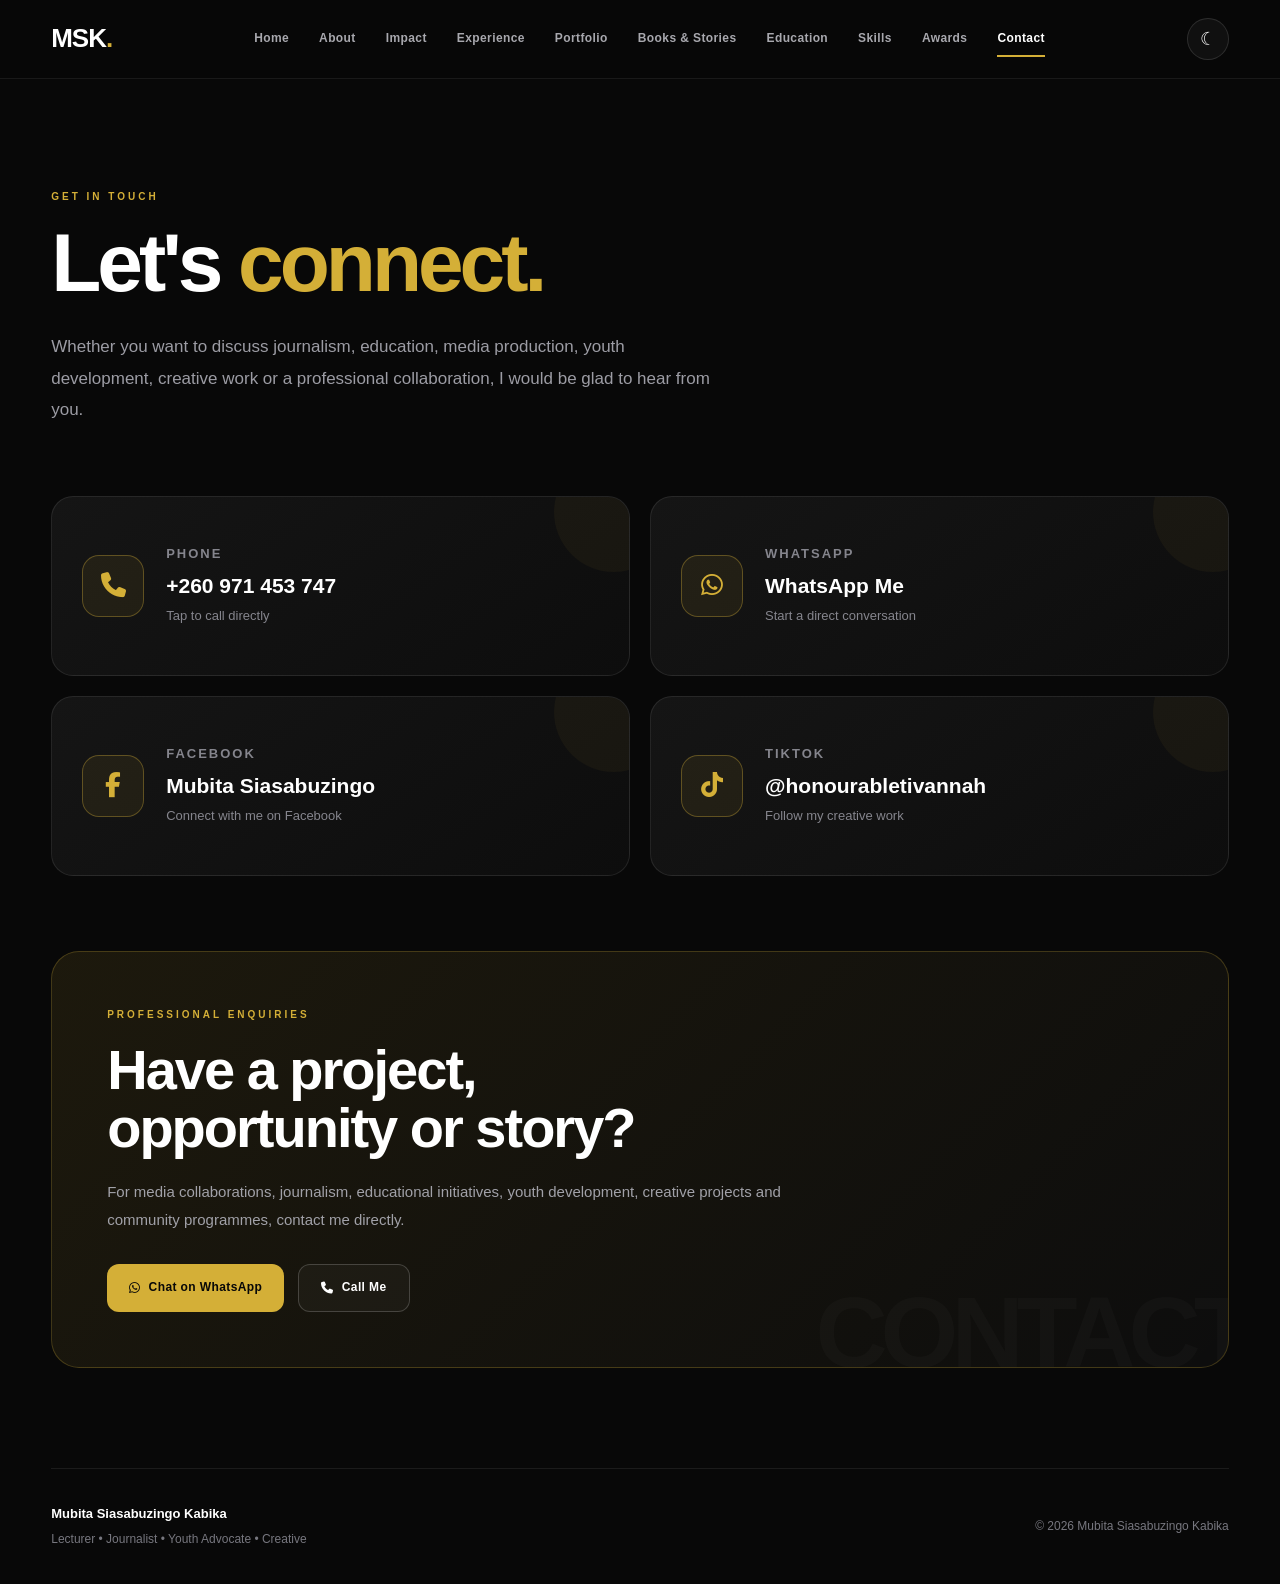
<file: contact.html>
<!DOCTYPE html>

<html lang="en">

<head>

<meta charset="UTF-8">

<meta
    name="viewport"
    content="width=device-width, initial-scale=1.0"
>

<meta
    name="description"
    content="Contact Mubita Siasabuzingo Kabika — Journalist, Lecturer, Youth Advocate and Creative."
>

<meta
    name="author"
    content="Mubita Siasabuzingo Kabika"
>

<title>Contact | Mubita Siasabuzingo Kabika</title>


<!-- =====================================================
     FONT AWESOME ICONS
====================================================== -->

<link
    rel="stylesheet"
    href="https://cdnjs.cloudflare.com/ajax/libs/font-awesome/6.5.2/css/all.min.css"
>


<style>

    /* =====================================================
       RESET
    ===================================================== */

    * {
        margin: 0;
        padding: 0;
        box-sizing: border-box;
    }


    html {
        scroll-behavior: smooth;
    }


    body {
        font-family:
            Inter,
            "Segoe UI",
            Arial,
            sans-serif;

        background: #080808;

        color: #ffffff;

        line-height: 1.6;

        min-height: 100vh;

        transition:
            background 0.35s ease,
            color 0.35s ease;
    }


    a {
        text-decoration: none;
        color: inherit;
    }


    button {
        font-family: inherit;
    }



    /* =====================================================
       HEADER
    ===================================================== */

    .header {
        position: sticky;

        top: 0;

        z-index: 1000;

        width: 100%;

        background:
            rgba(8, 8, 8, 0.94);

        backdrop-filter: blur(18px);

        border-bottom:
            1px solid
            rgba(255, 255, 255, 0.07);

        transition:
            background 0.35s ease,
            border-color 0.35s ease;
    }


    .navbar {
        width: min(1200px, 92%);

        min-height: 78px;

        margin: auto;

        display: flex;

        align-items: center;

        justify-content: space-between;

        gap: 20px;
    }



    /* =====================================================
       LOGO
    ===================================================== */

    .logo {
        font-size: 26px;

        font-weight: 800;

        letter-spacing: -1px;

        color: #ffffff;

        transition:
            color 0.35s ease;
    }


    .logo span {
        color: #d4af37;
    }



    /* =====================================================
       NAVIGATION
    ===================================================== */

    .nav-links {
        list-style: none;

        display: flex;

        align-items: center;

        gap: 30px;
    }


    .nav-links li {
        list-style: none;
    }


    .nav-links a {
        position: relative;

        display: inline-block;

        color: #a8a8ae;

        font-size: 12px;

        font-weight: 600;

        letter-spacing: 0.4px;

        padding: 8px 0;

        transition:
            color 0.3s ease;
    }


    .nav-links a:hover,
    .nav-links a.active {
        color: #ffffff;
    }


    .nav-links a::after {
        content: "";

        position: absolute;

        left: 0;

        bottom: 0;

        width: 0;

        height: 2px;

        background: #d4af37;

        transition:
            width 0.3s ease;
    }


    .nav-links a:hover::after,
    .nav-links a.active::after {
        width: 100%;
    }



    /* =====================================================
       THEME BUTTON
    ===================================================== */

    .theme-toggle {
        width: 42px;

        height: 42px;

        flex-shrink: 0;

        display: flex;

        align-items: center;

        justify-content: center;

        border:
            1px solid
            rgba(255, 255, 255, 0.12);

        border-radius: 50%;

        background:
            rgba(255, 255, 255, 0.04);

        color: #ffffff;

        cursor: pointer;

        font-size: 18px;

        transition:
            background 0.3s ease,
            border-color 0.3s ease,
            color 0.3s ease,
            transform 0.3s ease;
    }


    .theme-toggle:hover {
        transform: rotate(15deg);

        border-color:
            rgba(212, 175, 55, 0.5);

        color: #d4af37;
    }

    /* =====================================================
       MOBILE MENU BUTTON
    ===================================================== */

    .menu-toggle {
        display: none;

        width: 44px;

        height: 44px;

        border:
            1px solid
            rgba(255, 255, 255, 0.12);

        border-radius: 12px;

        background: #111111;

        cursor: pointer;

        flex-shrink: 0;

        padding: 0;
    }


    .menu-toggle span {
        display: block;

        width: 20px;

        height: 2px;

        margin: 4px auto;

        background: #ffffff;

        transition:
            transform 0.3s ease,
            opacity 0.3s ease;
    }



    /* =====================================================
       CONTACT PAGE
    ===================================================== */

    .contact-page {
        width: min(1200px, 92%);

        margin: auto;

        padding:
            110px 0
            100px;
    }



    /* =====================================================
       INTRO
    ===================================================== */

    .contact-intro {
        max-width: 820px;

        margin-bottom: 70px;
    }


    .section-label {
        color: #d4af37;

        font-size: 10px;

        font-weight: 800;

        letter-spacing: 3px;

        text-transform: uppercase;

        margin-bottom: 18px;
    }


    .contact-intro h1 {
        font-size:
            clamp(48px, 7vw, 82px);

        line-height: 0.98;

        letter-spacing: -4px;

        margin-bottom: 28px;

        color: #ffffff;
    }


    .contact-intro h1 span {
        color: #d4af37;
    }


    .intro-text {
        max-width: 680px;

        color: #9c9ca4;

        font-size: 17px;

        line-height: 1.85;
    }



    /* =====================================================
       CONTACT CARDS
    ===================================================== */

    .contact-grid {
        display: grid;

        grid-template-columns:
            repeat(2, minmax(0, 1fr));

        gap: 20px;

        margin-bottom: 75px;
    }


    .contact-card {
        position: relative;

        overflow: hidden;

        min-height: 180px;

        padding: 30px;

        display: flex;

        align-items: center;

        gap: 22px;

        border:
            1px solid
            rgba(255, 255, 255, 0.09);

        border-radius: 22px;

        background:
            linear-gradient(
                145deg,
                #151515,
                #0d0d0d
            );

        transition:
            transform 0.35s ease,
            border-color 0.35s ease,
            background 0.35s ease;
    }


    .contact-card::before {
        content: "";

        position: absolute;

        width: 120px;

        height: 120px;

        right: -45px;

        top: -45px;

        border-radius: 50%;

        background:
            rgba(212, 175, 55, 0.05);

        pointer-events: none;
    }


    .contact-card:hover {
        transform:
            translateY(-6px);

        border-color:
            rgba(212, 175, 55, 0.45);

        background:
            linear-gradient(
                145deg,
                #191919,
                #0e0e0e
            );
    }



    /* =====================================================
       CONTACT ICON
    ===================================================== */

    .contact-icon {
        position: relative;

        z-index: 2;

        flex-shrink: 0;

        width: 62px;

        height: 62px;

        display: flex;

        align-items: center;

        justify-content: center;

        border-radius: 17px;

        border:
            1px solid
            rgba(212, 175, 55, 0.35);

        background:
            rgba(212, 175, 55, 0.08);

        color: #d4af37;

        font-size: 25px;

        transition:
            background 0.3s ease,
            color 0.3s ease,
            transform 0.3s ease;
    }


    .contact-card:hover .contact-icon {
        background: #d4af37;

        color: #080808;

        transform:
            scale(1.05);
    }



    /* =====================================================
       CARD CONTENT
    ===================================================== */

    .contact-card-content {
        position: relative;

        z-index: 2;

        min-width: 0;
    }


    .contact-label {
        color: #d4af37;

        font-size: 9px;

        font-weight: 800;

        letter-spacing: 2px;

        margin-bottom: 7px;
    }


    .contact-card h3 {
        color: #ffffff;

        font-size: 21px;

        line-height: 1.3;

        margin-bottom: 7px;

        overflow-wrap: anywhere;
    }


    .contact-card p {
        color: #85858d;

        font-size: 13px;
    }



    /* =====================================================
       DIRECT CONTACT
    ===================================================== */

    .direct-contact {
        position: relative;

        overflow: hidden;

        padding: 55px;

        border-radius: 28px;

        border:
            1px solid
            rgba(212, 175, 55, 0.25);

        background:
            linear-gradient(
                135deg,
                rgba(212, 175, 55, 0.10),
                rgba(255, 255, 255, 0.025)
            );
    }


    .direct-contact::after {
        content: "CONTACT";

        position: absolute;

        right: -20px;

        bottom: -45px;

        font-size: 100px;

        font-weight: 900;

        letter-spacing: -7px;

        color:
            rgba(255, 255, 255, 0.025);

        pointer-events: none;
    }


    .direct-contact h2 {
        position: relative;

        z-index: 2;

        max-width: 650px;

        color: #ffffff;

        font-size:
            clamp(35px, 5vw, 56px);

        line-height: 1.05;

        letter-spacing: -2px;

        margin-bottom: 20px;
    }


    .direct-contact > p:not(.section-label) {
        position: relative;

        z-index: 2;


        max-width: 680px;

        color: #a1a1a8;

        font-size: 15px;

        line-height: 1.85;

        margin-bottom: 30px;
    }



    /* =====================================================
       BUTTONS
    ===================================================== */

    .contact-buttons {
        position: relative;

        z-index: 3;

        display: flex;

        flex-wrap: wrap;

        gap: 14px;
    }


    .btn {
        display: inline-flex;

        align-items: center;

        justify-content: center;

        min-height: 48px;

        padding:
            0 22px;

        border-radius: 12px;

        font-size: 12px;

        font-weight: 800;

        letter-spacing: 0.4px;

        transition:
            transform 0.3s ease,
            background 0.3s ease,
            border-color 0.3s ease;
    }


    .btn:hover {
        transform:
            translateY(-3px);
    }


    .btn-primary {
        background: #d4af37;

        color: #080808;
    }


    .btn-primary:hover {
        background: #e4c65c;
    }


    .btn-outline {
        border:
            1px solid
            rgba(255, 255, 255, 0.18);

        color: #ffffff;

        background:
            rgba(255, 255, 255, 0.03);
    }


    .btn-outline:hover {
        border-color: #d4af37;

        color: #d4af37;
    }



    /* =====================================================
       FOOTER
    ===================================================== */

    .footer {
        width: min(1200px, 92%);

        margin: auto;

        padding:
            35px 0;

        display: flex;

        align-items: center;

        justify-content: space-between;

        gap: 25px;

        border-top:
            1px solid
            rgba(255, 255, 255, 0.08);

        color: #77777f;

        font-size: 12px;

        transition:
            border-color 0.35s ease,
            color 0.35s ease;
    }


    .footer strong {
        display: block;

        color: #ffffff;

        font-size: 13px;

        margin-bottom: 5px;
    }


    .footer p {
        color: #77777f;
    }



    /* =====================================================
       LIGHT MODE
    ===================================================== */

    body.light-mode {
        background: #f5f5f2;

        color: #171717;
    }


    body.light-mode .header {
        background:
            rgba(255, 255, 255, 0.94);

        border-bottom-color:
            rgba(0, 0, 0, 0.08);
    }


    body.light-mode .logo {
        color: #171717;
    }


    body.light-mode .nav-links a {
        color: #66666d;
    }


    body.light-mode .nav-links a:hover,
    body.light-mode .nav-links a.active {
        color: #111111;
    }


    body.light-mode .theme-toggle {
        background:
            rgba(0, 0, 0, 0.04);

        border-color:
            rgba(0, 0, 0, 0.12);

        color: #171717;
    }


    body.light-mode .menu-toggle {
        background: #eeeeee;

        border-color:
            rgba(0, 0, 0, 0.12);
    }


    body.light-mode .menu-toggle span {
        background: #171717;
    }


    body.light-mode .contact-intro h1 {
        color: #171717;
    }


    body.light-mode .intro-text {
        color: #62626a;
    }


    body.light-mode .contact-card {
        border-color:
            rgba(0, 0, 0, 0.10);

        background:
            linear-gradient(
                145deg,
                #ffffff,
                #eeeeec
            );
    }


    body.light-mode .contact-card:hover {
        background:
            linear-gradient(
                145deg,
                #ffffff,
                #f2f2ef
            );

        border-color:
            rgba(212, 175, 55, 0.55);
    }


    body.light-mode .contact-card h3 {
        color: #171717;
    }


    body.light-mode .contact-card p {
        color: #686870;
    }


    body.light-mode .direct-contact {
        background:
            linear-gradient(
                135deg,
                rgba(212, 175, 55, 0.16),
                rgba(0, 0, 0, 0.025)
            );

        border-color:
            rgba(212, 175, 55, 0.35);
    }


    body.light-mode .direct-contact h2 {
        color: #171717;
    }


    body.light-mode .direct-contact > p:not(.section-label) {
        color: #62626a;
    }


    body.light-mode .btn-outline {
        color: #171717;

        border-color:
            rgba(0, 0, 0, 0.18);

        background:
            rgba(0, 0, 0, 0.025);
    }


    body.light-mode .btn-outline:hover {
        color: #a17f08;

        border-color: #d4af37;
    }


    body.light-mode .footer {
        border-top-color:
            rgba(0, 0, 0, 0.09);

        color: #686870;
    }


    body.light-mode .footer strong {
        color: #171717;
    }


    body.light-mode .footer p {
        color: #686870;
    }



    /* =====================================================
       TABLET / SMALL LAPTOP
    ===================================================== */

    @media (max-width: 1100px) {

        .nav-links {
            gap: 18px;
        }

    }



    /* =====================================================
       MOBILE NAVIGATION
    ===================================================== */

    @media (max-width: 900px) {

        .navbar {
            position: relative;
        }


        .nav-links {
            position: absolute;

            top: 78px;

            left: 0;

            width: 100%;

            display: none;

            flex-direction: column;

            align-items: stretch;

            gap: 0;

            padding: 12px;

            border:
                1px solid
                rgba(255, 255, 255, 0.08);

            border-radius: 18px;

            background:
                rgba(15, 15, 15, 0.98);

            box-shadow:
                0 25px 60px
                rgba(0, 0, 0, 0.45);
        }


        body.light-mode .nav-links {
            background:
                rgba(255, 255, 255, 0.98);

            border-color:
                rgba(0, 0, 0, 0.09);

            box-shadow:
                0 25px 60px
                rgba(0, 0, 0, 0.12);
        }


        .nav-links.active {
            display: flex;
        }


        .nav-links a {
            display: block;

            padding: 14px 15px;
        }


        .menu-toggle {
            display: block;
        }


        .menu-toggle.active span:nth-child(1) {
            transform:
                translateY(6px)
                rotate(45deg);
        }


        .menu-toggle.active span:nth-child(2) {
            opacity: 0;
        }


        .menu-toggle.active span:nth-child(3) {
            transform:
                translateY(-6px)
                rotate(-45deg);
        }


        .contact-page {
            padding-top: 75px;
        }


        .contact-grid {
            grid-template-columns: 1fr;
        }


        .contact-intro h1 {
            letter-spacing: -2.5px;
        }

    }



    /* =====================================================
       MOBILE
    ===================================================== */

    @media (max-width: 600px) {

        .navbar {
            width: 90%;
        }


        .contact-page {
            width: 90%;

            padding-top: 60px;

            padding-bottom: 65px;
        }


        .contact-intro {
            margin-bottom: 50px;
        }


        .contact-intro h1 {
            font-size: 48px;
        }


        .intro-text {
            font-size: 15px;
        }


        .contact-card {
            min-height: 155px;

            padding: 22px;

            gap: 16px;
        }


        .contact-icon {
            width: 52px;

            height: 52px;

            border-radius: 14px;

            font-size: 21px;
        }


        .contact-card h3 {
            font-size: 17px;
        }


        .contact-card p {
            font-size: 12px;
        }


        .direct-contact {
            padding:
                32px 24px;
        }


        .direct-contact h2 {
            font-size: 36px;

            letter-spacing: -1.5px;
        }


        .contact-buttons {
            flex-direction: column;
        }


        .btn {
            width: 100%;
        }


        .footer {
            flex-direction: column;

            align-items: flex-start;
        }

    }



    /* =====================================================
       VERY SMALL PHONES
    ===================================================== */

    @media (max-width: 380px) {

        .logo {
            font-size: 23px;
        }


        .theme-toggle {
            width: 39px;

            height: 39px;
        }


        .menu-toggle {
            width: 41px;

            height: 41px;
        }


        .contact-intro h1 {
            font-size: 42px;
        }


        .contact-card {
            padding: 18px;

            gap: 12px;
        }


        .contact-icon {
            width: 46px;

            height: 46px;
        }


        .contact-card h3 {
            font-size: 15px;
        }

    }

</style>

</head>

<body>

<!-- =====================================================
     HEADER
====================================================== -->

<header class="header">

<nav class="navbar">


    <!-- LOGO -->

    <a
        href="index.html"
        class="logo"
    >
        MSK<span>.</span>
    </a>


    <!-- NAVIGATION -->

    <ul
        class="nav-links"
        id="navLinks"
    >

        <li>
            <a href="index.html">
                Home
            </a>
        </li>


        <li>
            <a href="about.html">
                About
            </a>
        </li>


        <li>
            <a href="impact.html">
                Impact
            </a>
        </li>


        <li>
            <a href="experience.html">
                Experience
            </a>
        </li>


        <li>
            <a href="portfolio.html">
                Portfolio
            </a>
        </li>


        <li>
            <a href="books.html">
                Books &amp; Stories
            </a>
        </li>


        <li>
            <a href="education.html">
                Education
            </a>
        </li>


        <li>
            <a href="skills.html">
                Skills
            </a>
        </li>


        <li>
            <a href="awards.html">
                Awards
            </a>
        </li>


        <li>
            <a
                href="contact.html"
                class="active"
            >
                Contact
            </a>
        </li>

    </ul>



    <!-- THEME BUTTON -->

    <button
        id="themeToggle"
        class="theme-toggle"
        type="button"
        aria-label="Switch theme"
        title="Switch theme"
    >

        <span
            id="themeIcon"
            aria-hidden="true"
        >
            ☾
        </span>

    </button>



    <!-- MOBILE MENU -->

    <button
        class="menu-toggle"
        id="menuToggle"
        aria-label="Open navigation menu"
        aria-expanded="false"
        type="button"
    >

        <span></span>

        <span></span>

        <span></span>

    </button>

</nav>

</header>

<!-- =====================================================
     MAIN
====================================================== -->

<main>

<section class="contact-page">

<!-- INTRO -->

<div class="contact-intro">

    <p class="section-label">
        GET IN TOUCH
    </p>


    <h1>
        Let's
        <span>connect.</span>
    </h1>


    <p class="intro-text">

        Whether you want to discuss journalism,
        education, media production, youth
        development, creative work or a professional
        collaboration, I would be glad to hear from
        you.

    </p>

</div>



<!-- =================================================
     CONTACT CARDS
================================================== -->

<div class="contact-grid">


    <!-- PHONE -->

    <a
        href="tel:+260971453747"
        class="contact-card"
    >

        <span class="contact-icon">
            <i class="fa-solid fa-phone"></i>
        </span>


        <div class="contact-card-content">

            <p class="contact-label">
                PHONE
            </p>


            <h3>
                +260 971 453 747
            </h3>


            <p>
                Tap to call directly
            </p>

        </div>

    </a>



    <!-- WHATSAPP -->

    <a
        href="https://wa.me/260971453747"
        target="_blank"
        rel="noopener noreferrer"
        class="contact-card"
    >

        <span class="contact-icon">
            <i class="fa-brands fa-whatsapp"></i>
        </span>


        <div class="contact-card-content">

            <p class="contact-label">
                WHATSAPP
            </p>


            <h3>
                WhatsApp Me
            </h3>


            <p>
                Start a direct conversation
            </p>

        </div>

    </a>



    <!-- FACEBOOK -->

    <a
        href="https://www.facebook.com/mubitaSiasabuzingo"
        target="_blank"
        rel="noopener noreferrer"
        class="contact-card"
    >

        <span class="contact-icon">
            <i class="fa-brands fa-facebook-f"></i>
        </span>


        <div class="contact-card-content">

            <p class="contact-label">
                FACEBOOK
            </p>


            <h3>
                Mubita Siasabuzingo
            </h3>


            <p>
                Connect with me on Facebook
            </p>

        </div>

    </a>



    <!-- TIKTOK -->

    <a
        href="https://www.tiktok.com/@honourabletivannah"
        target="_blank"
        rel="noopener noreferrer"
        class="contact-card"
    >

        <span class="contact-icon">
            <i class="fa-brands fa-tiktok"></i>
        </span>


        <div class="contact-card-content">

            <p class="contact-label">
                TIKTOK
            </p>


            <h3>
                @honourabletivannah
            </h3>


            <p>
                Follow my creative work
            </p>

        </div>

    </a>


</div>



<!-- =================================================
     DIRECT CONTACT
================================================== -->

<div class="direct-contact">


    <p class="section-label">
        PROFESSIONAL ENQUIRIES
    </p>


    <h2>
        Have a project,
        opportunity or story?
    </h2>


    <p>

        For media collaborations, journalism,
        educational initiatives, youth development,
        creative projects and community programmes,
        contact me directly.

    </p>


    <div class="contact-buttons">


        <a
            href="https://wa.me/260971453747"
            target="_blank"
            rel="noopener noreferrer"
            class="btn btn-primary"
        >

            <i
                class="fa-brands fa-whatsapp"
                style="margin-right: 8px;"
            ></i>

            Chat on WhatsApp

        </a>


        <a
            href="tel:+260971453747"
            class="btn btn-outline"
        >

            <i
                class="fa-solid fa-phone"
                style="margin-right: 8px;"
            ></i>

            Call Me

        </a>

    </div>

</div>

</section>

</main>

<!-- =====================================================
     FOOTER
====================================================== -->

<footer class="footer">

<div>

    <strong>
        Mubita Siasabuzingo Kabika
    </strong>


    <p>
        Lecturer • Journalist • Youth Advocate • Creative
    </p>

</div>


<p>

    ©
    <span id="year"></span>
    Mubita Siasabuzingo Kabika

</p>

</footer>

<!-- =====================================================
     JAVASCRIPT
====================================================== -->

<script src="js/script.js"></script>

</body>

</html>
</file>
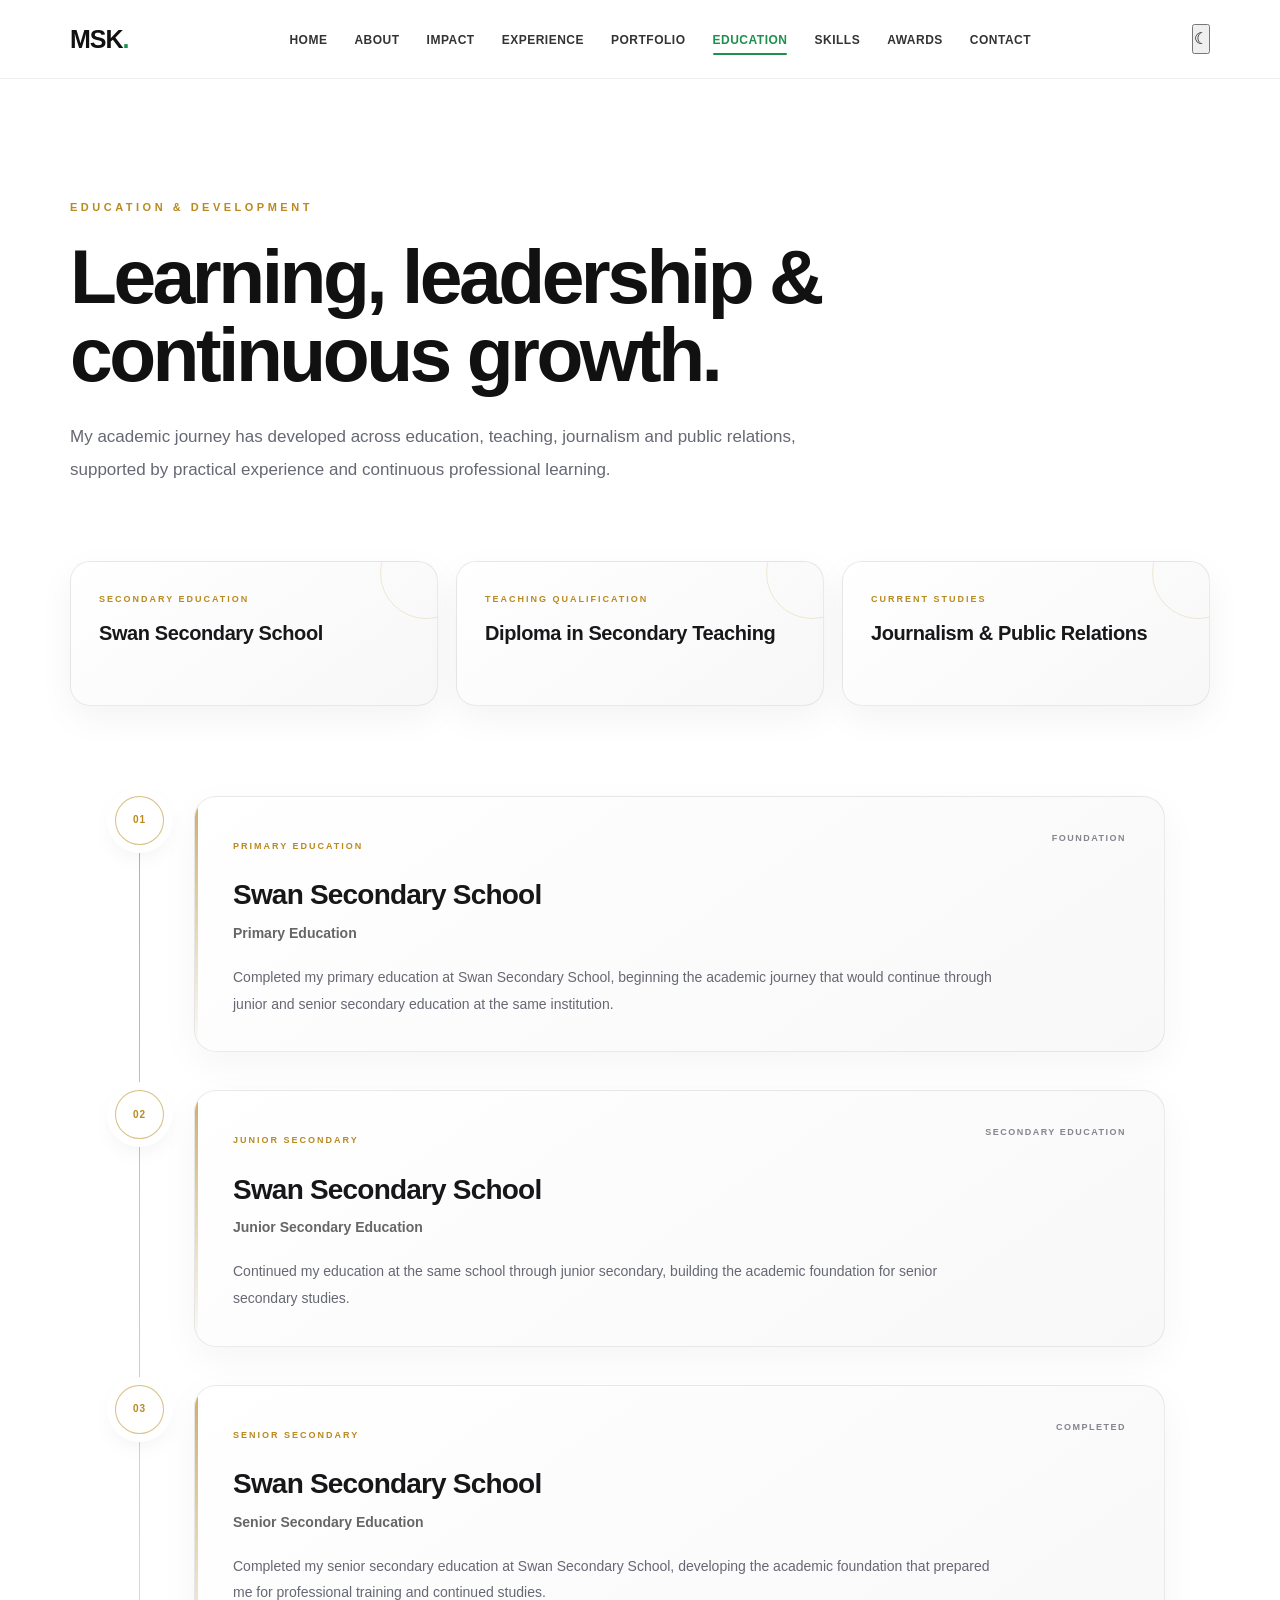
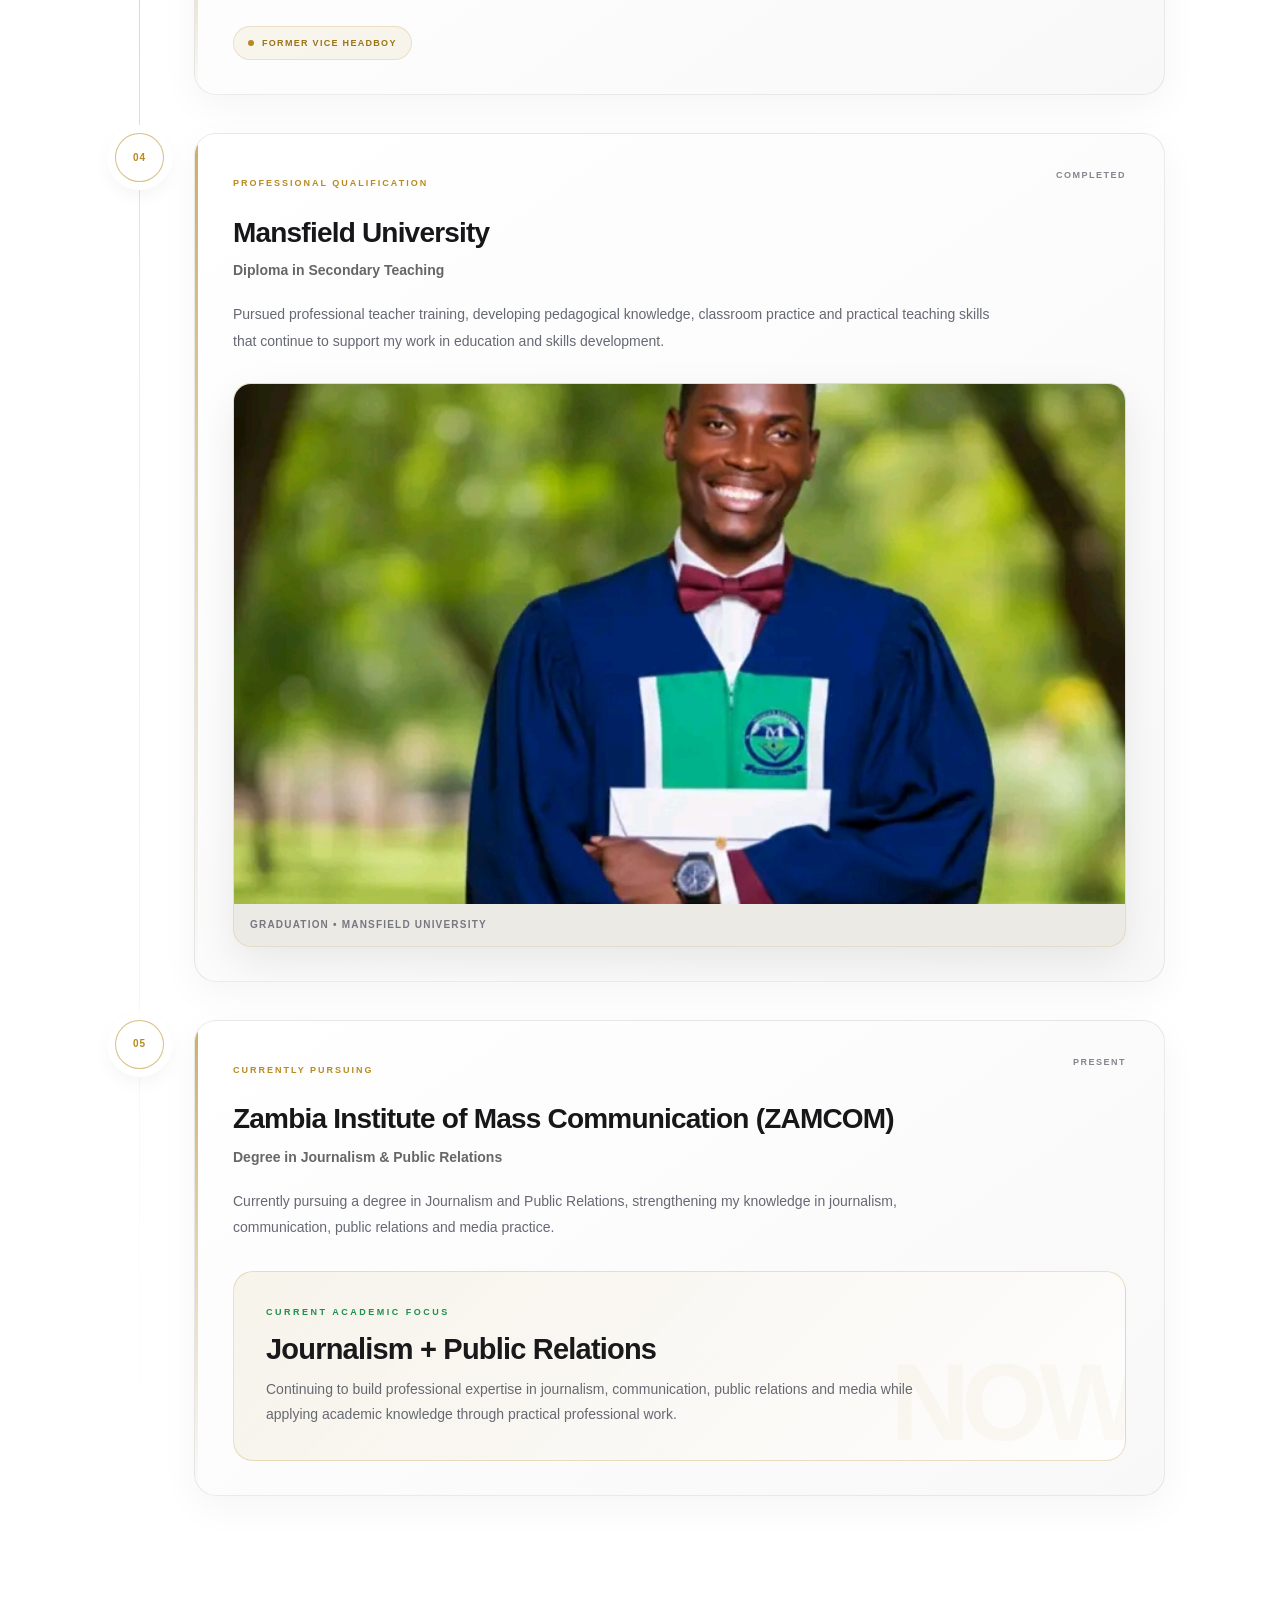
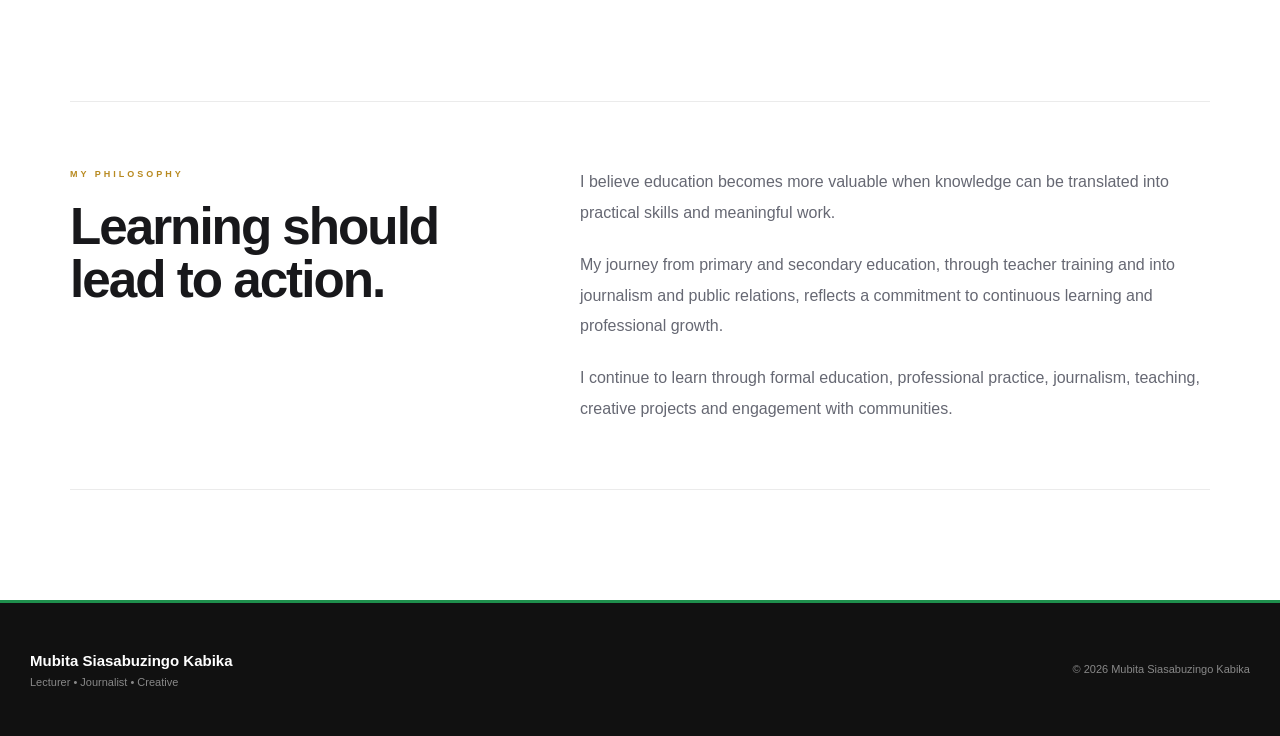
<file: education.html>
<!DOCTYPE html>
<html lang="en">

<head>
    <meta charset="UTF-8">

    <meta
        name="viewport"
        content="width=device-width, initial-scale=1.0"
    >

    <meta
        name="description"
        content="Education, academic background and professional training of Mubita Siasabuzingo Kabika."
    >

    <meta
        name="author"
        content="Mubita Siasabuzingo Kabika"
    >

    <title>
        Education | Mubita Siasabuzingo Kabika
    </title>

    <link
        rel="stylesheet"
        href="css/style.css"
    >

    <style>

        /* =====================================================
           EDUCATION PAGE
        ===================================================== */

        .education-page {
            padding-top: 120px;
            padding-bottom: 100px;
        }

        /* =====================================================
           INTRO
        ===================================================== */

        .education-page .section-heading {
            max-width: 920px;
            margin-bottom: 75px;
        }

        .education-page .section-label {
            color: #b88a20;
            font-size: 11px;
            font-weight: 800;
            letter-spacing: 3.5px;
            text-transform: uppercase;
            margin-bottom: 20px;
        }

        .education-page h1 {
            max-width: 850px;
            font-size: clamp(46px, 6vw, 78px);
            line-height: 1.02;
            letter-spacing: -3.5px;
            margin-bottom: 28px;
        }

        .education-page .page-intro {
            max-width: 740px;
            color: #666873;
            font-size: 17px;
            line-height: 1.9;
        }

        /* =====================================================
           EDUCATION SUMMARY
        ===================================================== */

        .education-summary {
            display: grid;
            grid-template-columns: repeat(3, minmax(0, 1fr));
            gap: 18px;
            margin-bottom: 90px;
        }

        .education-stat {
            position: relative;
            overflow: hidden;
            padding: 30px 28px;
            min-height: 145px;

            border: 1px solid rgba(0,0,0,0.08);
            border-radius: 20px;

            background:
                linear-gradient(
                    145deg,
                    rgba(255,255,255,0.95),
                    rgba(247,247,247,0.95)
                );

            box-shadow:
                0 12px 35px rgba(0,0,0,0.05);

            transition:
                transform 0.3s ease,
                border-color 0.3s ease,
                box-shadow 0.3s ease;
        }

        .education-stat::after {
            content: "";
            position: absolute;
            width: 90px;
            height: 90px;
            right: -35px;
            top: -35px;
            border-radius: 50%;
            border: 1px solid rgba(184,138,32,0.18);
        }

        .education-stat:hover {
            transform: translateY(-5px);
            border-color: rgba(184,138,32,0.35);
            box-shadow:
                0 18px 45px rgba(0,0,0,0.09);
        }

        .education-stat span {
            display: block;
            color: #b88a20;
            font-size: 9px;
            font-weight: 800;
            letter-spacing: 2px;
            text-transform: uppercase;
            margin-bottom: 14px;
        }

        .education-stat strong {
            display: block;
            color: #18181b;
            font-size: 20px;
            line-height: 1.35;
            letter-spacing: -0.4px;
        }

        /* =====================================================
           TIMELINE
        ===================================================== */

        .academic-timeline {
            position: relative;
            max-width: 1050px;
            margin: 0 auto;
        }

        .academic-timeline::before {
            content: "";
            position: absolute;
            left: 24px;
            top: 8px;
            bottom: 8px;
            width: 1px;

            background:
                linear-gradient(
                    to bottom,
                    rgba(184,138,32,0.7),
                    rgba(0,0,0,0.08),
                    transparent
                );
        }

        /* =====================================================
           TIMELINE ITEM
        ===================================================== */

        .academic-item {
            position: relative;
            display: grid;
            grid-template-columns: 49px 1fr;
            gap: 30px;
            padding-bottom: 38px;
        }

        .academic-item:last-child {
            padding-bottom: 0;
        }

        /* =====================================================
           TIMELINE NUMBER
        ===================================================== */

        .academic-dot {
            position: relative;
            z-index: 3;

            width: 49px;
            height: 49px;

            display: flex;
            align-items: center;
            justify-content: center;

            border-radius: 50%;

            background: #ffffff;

            border: 1px solid rgba(184,138,32,0.55);

            color: #b88a20;

            font-size: 10px;
            font-weight: 800;
            letter-spacing: 1px;

            box-shadow:
                0 0 0 8px #ffffff,
                0 8px 25px rgba(0,0,0,0.08);
        }

        /* =====================================================
           ACADEMIC CARD
        ===================================================== */

        .academic-content {
            position: relative;
            overflow: hidden;

            padding: 34px 38px;

            border: 1px solid rgba(0,0,0,0.08);
            border-radius: 22px;

            background:
                linear-gradient(
                    145deg,
                    #ffffff,
                    #f8f8f8
                );

            box-shadow:
                0 12px 38px rgba(0,0,0,0.045);

            transition:
                transform 0.35s ease,
                border-color 0.35s ease,
                box-shadow 0.35s ease;
        }

        .academic-content::before {
            content: "";
            position: absolute;
            left: 0;
            top: 0;
            width: 3px;
            height: 100%;

            background:
                linear-gradient(
                    to bottom,
                    #b88a20,
                    transparent
                );

            opacity: 0.7;
        }

        .academic-content:hover {
            transform: translateX(7px);

            border-color:
                rgba(184,138,32,0.3);

            box-shadow:
                0 20px 50px rgba(0,0,0,0.09);
        }

        /* =====================================================
           STATUS
        ===================================================== */

        .academic-status {
            display: inline-block;

            color: #b88a20;

            font-size: 9px;
            font-weight: 800;
            letter-spacing: 2px;
            text-transform: uppercase;

            margin-bottom: 13px;
        }

        .academic-year {
            float: right;

            color: #85858d;

            font-size: 9px;
            font-weight: 800;
            letter-spacing: 1.5px;
            text-transform: uppercase;
        }

        /* =====================================================
           CARD TITLE
        ===================================================== */

        .academic-content h3 {
            color: #17171a;

            font-size: 28px;
            line-height: 1.2;
            letter-spacing: -0.8px;

            margin-bottom: 9px;
        }

        /* =====================================================
           INSTITUTION
        ===================================================== */

        .academic-institution {
            color: #555861;

            font-size: 14px;
            font-weight: 700;

            margin-bottom: 18px;
        }

        /* =====================================================
           DESCRIPTION
        ===================================================== */

        .academic-content > p:not(.academic-institution) {
            max-width: 760px;

            color: #666873;

            font-size: 14px;
            line-height: 1.9;
        }

        /* =====================================================
           LEADERSHIP BADGE
        ===================================================== */

        .leadership-badge {
            display: inline-flex;
            align-items: center;
            gap: 8px;

            margin-top: 20px;
            padding: 9px 14px;

            border-radius: 50px;

            background:
                rgba(184,138,32,0.07);

            border: 1px solid
                rgba(184,138,32,0.2);

            color: #9b7318;

            font-size: 9px;
            font-weight: 800;
            letter-spacing: 1.3px;
            text-transform: uppercase;
        }

        .leadership-badge::before {
            content: "";

            width: 6px;
            height: 6px;

            border-radius: 50%;

            background: #b88a20;
        }

        /* =====================================================
           GRADUATION IMAGE
        ===================================================== */

        .graduation-image {
            width: 100%;
            margin-top: 28px;
            border-radius: 18px;
            overflow: hidden;

            border: 1px solid
                rgba(184,138,32,0.18);

            background: #eeeeee;

            box-shadow:
                0 15px 40px rgba(0,0,0,0.08);
        }

        .graduation-image img {
            display: block;
            width: 100%;
            height: auto;
            max-height: 520px;

            object-fit: cover;

            transition:
                transform 0.5s ease;
        }

        .graduation-image:hover img {
            transform: scale(1.02);
        }

        .graduation-caption {
            padding: 13px 16px;

            color: #777780;

            font-size: 10px;
            font-weight: 700;
            letter-spacing: 1.2px;
            text-transform: uppercase;

            background:
                rgba(184,138,32,0.045);
        }

        /* =====================================================
           CURRENT STUDIES
        ===================================================== */

        .current-study {
            position: relative;
            overflow: hidden;

            margin-top: 30px;
            padding: 32px;

            border-radius: 20px;

            border: 1px solid
                rgba(184,138,32,0.25);

            background:
                linear-gradient(
                    135deg,
                    rgba(184,138,32,0.08),
                    rgba(255,255,255,0.8)
                );
        }

        .current-study::after {
            content: "NOW";

            position: absolute;

            right: -10px;
            bottom: -30px;

            color:
                rgba(184,138,32,0.045);

            font-size: 110px;
            font-weight: 900;
            letter-spacing: -8px;
        }

        .current-study-label {
            position: relative;
            z-index: 2;

            color: #b88a20;

            font-size: 9px;
            font-weight: 800;
            letter-spacing: 2.5px;
            text-transform: uppercase;

            margin-bottom: 13px;
        }

        .current-study h3 {
            position: relative;
            z-index: 2;

            color: #19191c;

            font-size: 29px;
            line-height: 1.15;
            letter-spacing: -0.8px;

            margin-bottom: 10px;
        }

        .current-study p:last-child {
            position: relative;
            z-index: 2;

            max-width: 700px;

            color: #676972;

            font-size: 14px;
            line-height: 1.85;
        }

        /* =====================================================
           EDUCATION PHILOSOPHY
        ===================================================== */

        .education-philosophy {
            padding-top: 105px;
            padding-bottom: 110px;
        }

        .education-philosophy-inner {
            display: grid;

            grid-template-columns:
                0.8fr 1.2fr;

            gap: 90px;

            padding: 65px 0;

            border-top: 1px solid
                rgba(0,0,0,0.08);

            border-bottom: 1px solid
                rgba(0,0,0,0.08);
        }

        .philosophy-label {
            color: #b88a20;

            font-size: 9px;
            font-weight: 800;
            letter-spacing: 3px;
            text-transform: uppercase;

            margin-bottom: 18px;
        }

        .education-philosophy h2 {
            max-width: 440px;

            color: #18181b;

            font-size:
                clamp(35px, 4vw, 53px);

            line-height: 1.05;
            letter-spacing: -2px;
        }

        .philosophy-copy p {
            color: #666873;

            font-size: 16px;
            line-height: 1.9;

            margin-bottom: 22px;
        }

        .philosophy-copy p:last-child {
            margin-bottom: 0;
        }

        /* =====================================================
           DARK MODE
        ===================================================== */

        body.dark-mode .education-page .section-label,
        body.dark-mode .philosophy-label {
            color: #d4af37;
        }

        body.dark-mode .education-page .page-intro {
            color: #a1a1aa;
        }

        body.dark-mode .education-stat {
            border-color:
                rgba(255,255,255,0.08);

            background:
                linear-gradient(
                    145deg,
                    rgba(255,255,255,0.055),
                    rgba(255,255,255,0.018)
                );

            box-shadow:
                0 12px 35px rgba(0,0,0,0.2);
        }

        body.dark-mode .education-stat strong {
            color: #ffffff;
        }

        body.dark-mode .academic-timeline::before {
            background:
                linear-gradient(
                    to bottom,
                    rgba(212,175,55,0.7),
                    rgba(255,255,255,0.08),
                    transparent
                );
        }

        body.dark-mode .academic-dot {
            background: #0b0b0d;

            border-color:
                rgba(212,175,55,0.55);

            color: #d4af37;

            box-shadow:
                0 0 0 8px #0b0b0d,
                0 8px 25px rgba(0,0,0,0.3);
        }

        body.dark-mode .academic-content {
            border-color:
                rgba(255,255,255,0.08);

            background:
                linear-gradient(
                    145deg,
                    rgba(255,255,255,0.055),
                    rgba(255,255,255,0.018)
                );

            box-shadow:
                0 15px 40px rgba(0,0,0,0.2);
        }

        body.dark-mode .academic-content h3 {
            color: #ffffff;
        }

        body.dark-mode .academic-institution {
            color: #d0d0d6;
        }

        body.dark-mode
        .academic-content > p:not(.academic-institution) {
            color: #9e9ea7;
        }

        body.dark-mode .academic-year {
            color: #777780;
        }

        body.dark-mode .leadership-badge {
            color: #d4af37;

            background:
                rgba(212,175,55,0.07);

            border-color:
                rgba(212,175,55,0.18);
        }

        body.dark-mode .graduation-image {
            border-color:
                rgba(212,175,55,0.22);

            background: #111113;

            box-shadow:
                0 15px 40px rgba(0,0,0,0.3);
        }

        body.dark-mode .graduation-caption {
            color: #85858e;

            background:
                rgba(212,175,55,0.06);
        }

        body.dark-mode .current-study {
            border-color:
                rgba(212,175,55,0.25);

            background:
                linear-gradient(
                    135deg,
                    rgba(212,175,55,0.09),
                    rgba(255,255,255,0.025)
                );
        }

        body.dark-mode .current-study h3 {
            color: #ffffff;
        }

        body.dark-mode .current-study p:last-child {
            color: #a2a2aa;
        }

        body.dark-mode .education-philosophy-inner {
            border-color:
                rgba(255,255,255,0.08);
        }

        body.dark-mode .education-philosophy h2 {
            color: #ffffff;
        }

        body.dark-mode .philosophy-copy p {
            color: #a0a0a8;
        }

        /* =====================================================
           MOBILE
        ===================================================== */

        @media (max-width: 800px) {

            .education-page {
                padding-top: 80px;
                padding-bottom: 70px;
            }

            .education-page h1 {
                font-size: 45px;
                letter-spacing: -2.5px;
            }

            .education-page .page-intro {
                font-size: 15px;
            }

            .education-summary {
                grid-template-columns: 1fr;
                margin-bottom: 65px;
            }

            .academic-timeline::before {
                left: 19px;
            }

            .academic-item {
                grid-template-columns: 40px 1fr;
                gap: 18px;
                padding-bottom: 30px;
            }

            .academic-dot {
                width: 39px;
                height: 39px;
                font-size: 9px;
            }

            .academic-content {
                padding: 27px 23px;
            }

            .academic-content h3 {
                font-size: 23px;
            }

            .academic-year {
                float: none;
                display: block;

                margin-top: 5px;
                margin-bottom: 14px;
            }

            .graduation-image {
                margin-top: 24px;
            }

            .graduation-image img {
                max-height: 400px;
            }

            .current-study {
                padding: 27px 22px;
            }

            .current-study h3 {
                font-size: 25px;
            }

            .education-philosophy-inner {
                grid-template-columns: 1fr;
                gap: 35px;
                padding: 45px 0;
            }
        }

        @media (max-width: 500px) {

            .education-page h1 {
                font-size: 39px;
            }

            .education-stat strong {
                font-size: 18px;
            }

            .academic-content {
                padding: 24px 20px;
            }

            .academic-content p {
                font-size: 13px;
            }

            .graduation-image img {
                max-height: 300px;
            }

            .current-study h3 {
                font-size: 23px;
            }
        }

    </style>

</head>

<body>

    <!-- =====================================================
         NAVIGATION
    ====================================================== -->

    <header class="header">

        <nav class="navbar">

            <a
                href="index.html"
                class="logo"
            >
                MSK<span>.</span>
            </a>

            <!-- MOBILE MENU -->

            <button
                class="menu-toggle"
                id="menuToggle"
                aria-label="Open navigation menu"
                aria-expanded="false"
                type="button"
            >
                <span></span>
                <span></span>
                <span></span>
            </button>

            <!-- NAVIGATION -->

            <ul
                class="nav-links"
                id="navLinks"
            >

                <li>
                    <a href="index.html">
                        Home
                    </a>
                </li>

                <li>
                    <a href="about.html">
                        About
                    </a>
                </li>

                <li>
                    <a href="impact.html">
                        Impact
                    </a>
                </li>

                <li>
                    <a href="experience.html">
                        Experience
                    </a>
                </li>

                <li>
                    <a href="portfolio.html">
                        Portfolio
                    </a>
                </li>

                <li>
                    <a
                        href="education.html"
                        class="active"
                    >
                        Education
                    </a>
                </li>

                <li>
                    <a href="skills.html">
                        Skills
                    </a>
                </li>

                <li>
                    <a href="awards.html">
                        Awards
                    </a>
                </li>

                <li>
                    <a href="contact.html">
                        Contact
                    </a>
                </li>

            </ul>

            <!-- MODE TOGGLE -->

            <button
                class="mode-toggle"
                id="modeToggle"
                type="button"
                aria-label="Toggle light and dark mode"
                title="Toggle light and dark mode"
            >
                <span
                    class="mode-icon"
                    id="modeIcon"
                >
                    ☀
                </span>
            </button>

        </nav>

    </header>


    <!-- =====================================================
         MAIN
    ====================================================== -->

    <main>

        <!-- =================================================
             EDUCATION INTRO
        ================================================== -->

        <section class="section education-page">

            <div class="section-heading">

                <p class="section-label">
                    EDUCATION & DEVELOPMENT
                </p>

                <h1>
                    Learning,
                    leadership & continuous growth.
                </h1>

                <p class="page-intro">
                    My academic journey has developed across
                    education, teaching, journalism and public
                    relations, supported by practical experience
                    and continuous professional learning.
                </p>

            </div>


            <!-- =================================================
                 EDUCATION SUMMARY
            ================================================== -->

            <div class="education-summary">

                <div class="education-stat">

                    <span>
                        Secondary Education
                    </span>

                    <strong>
                        Swan Secondary School
                    </strong>

                </div>


                <div class="education-stat">

                    <span>
                        Teaching Qualification
                    </span>

                    <strong>
                        Diploma in Secondary Teaching
                    </strong>

                </div>


                <div class="education-stat">

                    <span>
                        Current Studies
                    </span>

                    <strong>
                        Journalism & Public Relations
                    </strong>

                </div>

            </div>


            <!-- =================================================
                 ACADEMIC TIMELINE
            ================================================== -->

            <div class="academic-timeline">


                <!-- =================================================
                     01 — PRIMARY EDUCATION
                ================================================== -->

                <article class="academic-item">

                    <div class="academic-dot">
                        01
                    </div>

                    <div class="academic-content">

                        <div class="academic-top">

                            <span class="academic-status">
                                PRIMARY EDUCATION
                            </span>

                            <span class="academic-year">
                                FOUNDATION
                            </span>

                        </div>

                        <h3>
                            Swan Secondary School
                        </h3>

                        <p class="academic-institution">
                            Primary Education
                        </p>

                        <p>
                            Completed my primary education at
                            Swan Secondary School, beginning
                            the academic journey that would
                            continue through junior and senior
                            secondary education at the same
                            institution.
                        </p>

                    </div>

                </article>


                <!-- =================================================
                     02 — JUNIOR SECONDARY
                ================================================== -->

                <article class="academic-item">

                    <div class="academic-dot">
                        02
                    </div>

                    <div class="academic-content">

                        <div class="academic-top">

                            <span class="academic-status">
                                JUNIOR SECONDARY
                            </span>

                            <span class="academic-year">
                                SECONDARY EDUCATION
                            </span>

                        </div>

                        <h3>
                            Swan Secondary School
                        </h3>

                        <p class="academic-institution">
                            Junior Secondary Education
                        </p>

                        <p>
                            Continued my education at the same
                            school through junior secondary,
                            building the academic foundation
                            for senior secondary studies.
                        </p>

                    </div>

                </article>


                <!-- =================================================
                     03 — SENIOR SECONDARY
                ================================================== -->

                <article class="academic-item">

                    <div class="academic-dot">
                        03
                    </div>

                    <div class="academic-content">

                        <div class="academic-top">

                            <span class="academic-status">
                                SENIOR SECONDARY
                            </span>

                            <span class="academic-year">
                                COMPLETED
                            </span>

                        </div>

                        <h3>
                            Swan Secondary School
                        </h3>

                        <p class="academic-institution">
                            Senior Secondary Education
                        </p>

                        <p>
                            Completed my senior secondary education
                            at Swan Secondary School, developing
                            the academic foundation that prepared
                            me for professional training and
                            continued studies.
                        </p>

                        <div class="leadership-badge">
                            Former Vice Headboy
                        </div>

                    </div>

                </article>


                <!-- =================================================
                     04 — MANSFIELD UNIVERSITY
                ================================================== -->

                <article class="academic-item">

                    <div class="academic-dot">
                        04
                    </div>

                    <div class="academic-content">

                        <div class="academic-top">

                            <span class="academic-status">
                                PROFESSIONAL QUALIFICATION
                            </span>

                            <span class="academic-year">
                                COMPLETED
                            </span>

                        </div>

                        <h3>
                            Mansfield University
                        </h3>

                        <p class="academic-institution">
                            Diploma in Secondary Teaching
                        </p>

                        <p>
                            Pursued professional teacher training,
                            developing pedagogical knowledge,
                            classroom practice and practical
                            teaching skills that continue to
                            support my work in education and
                            skills development.
                        </p>


                        <!-- =================================================
                             GRADUATION PHOTO
                        ================================================== -->

                        <div class="graduation-image">

                            <img
                                src="images/graduation-01.jpg"
                                alt="Mubita Siasabuzingo Kabika at graduation"
                                loading="lazy"
                            >

                            <div class="graduation-caption">
                                Graduation • Mansfield University
                            </div>

                        </div>

                    </div>

                </article>


                <!-- =================================================
                     05 — ZAMCOM
                ================================================== -->

                <article class="academic-item">

                    <div class="academic-dot">
                        05
                    </div>

                    <div class="academic-content">

                        <div class="academic-top">

                            <span class="academic-status">
                                CURRENTLY PURSUING
                            </span>

                            <span class="academic-year">
                                PRESENT
                            </span>

                        </div>

                        <h3>
                            Zambia Institute of Mass Communication
                            (ZAMCOM)
                        </h3>

                        <p class="academic-institution">
                            Degree in Journalism & Public Relations
                        </p>

                        <p>
                            Currently pursuing a degree in
                            Journalism and Public Relations,
                            strengthening my knowledge in
                            journalism, communication, public
                            relations and media practice.
                        </p>

                        <div class="current-study">

                            <p class="current-study-label">
                                CURRENT ACADEMIC FOCUS
                            </p>

                            <h3>
                                Journalism +
                                Public Relations
                            </h3>

                            <p>
                                Continuing to build professional
                                expertise in journalism,
                                communication, public relations
                                and media while applying academic
                                knowledge through practical
                                professional work.
                            </p>

                        </div>

                    </div>

                </article>

            </div>

        </section>


        <!-- =====================================================
             EDUCATION PHILOSOPHY
        ====================================================== -->

        <section class="section education-philosophy">

            <div class="education-philosophy-inner">

                <div>

                    <p class="philosophy-label">
                        MY PHILOSOPHY
                    </p>

                    <h2>
                        Learning should
                        lead to action.
                    </h2>

                </div>


                <div class="philosophy-copy">

                    <p>
                        I believe education becomes more valuable
                        when knowledge can be translated into
                        practical skills and meaningful work.
                    </p>

                    <p>
                        My journey from primary and secondary
                        education, through teacher training and
                        into journalism and public relations,
                        reflects a commitment to continuous
                        learning and professional growth.
                    </p>

                    <p>
                        I continue to learn through formal
                        education, professional practice,
                        journalism, teaching, creative projects
                        and engagement with communities.
                    </p>

                </div>

            </div>

        </section>

    </main>


    <!-- =====================================================
         FOOTER
    ====================================================== -->

    <footer class="footer">

        <div>

            <strong>
                Mubita Siasabuzingo Kabika
            </strong>

            <p>
                Lecturer • Journalist • Creative
            </p>

        </div>

        <p>
            ©
            <span id="year"></span>
            Mubita Siasabuzingo Kabika
        </p>

    </footer>


    <!-- =====================================================
         JAVASCRIPT
    ====================================================== -->

    <script src="js/script.js"></script>

    <script>

        /* =====================================================
           EDUCATION PAGE MODE TOGGLE
        ===================================================== */

        const modeToggle =
            document.getElementById("modeToggle");

        const modeIcon =
            document.getElementById("modeIcon");


        function updateModeIcon() {

            if (
                document.body.classList.contains(
                    "dark-mode"
                )
            ) {

                modeIcon.textContent = "☀";

                modeToggle.setAttribute(
                    "aria-label",
                    "Switch to light mode"
                );

                modeToggle.setAttribute(
                    "title",
                    "Switch to light mode"
                );

            } else {

                modeIcon.textContent = "☾";

                modeToggle.setAttribute(
                    "aria-label",
                    "Switch to dark mode"
                );

                modeToggle.setAttribute(
                    "title",
                    "Switch to dark mode"
                );

            }

        }


        if (modeToggle) {

            modeToggle.addEventListener(
                "click",
                () => {

                    document.body.classList.toggle(
                        "dark-mode"
                    );

                    localStorage.setItem(
                        "theme",
                        document.body.classList.contains(
                            "dark-mode"
                        )
                            ? "dark"
                            : "light"
                    );

                    updateModeIcon();

                }
            );

        }


        /* =====================================================
           LOAD SAVED MODE
        ===================================================== */

        const savedTheme =
            localStorage.getItem("theme");

        if (savedTheme === "dark") {

            document.body.classList.add(
                "dark-mode"
            );

        }

        updateModeIcon();


        /* =====================================================
           CURRENT YEAR
        ===================================================== */

        const yearElement =
            document.getElementById("year");

        if (yearElement) {

            yearElement.textContent =
                new Date().getFullYear();

        }

    </script>

</body>

</html>
</file>
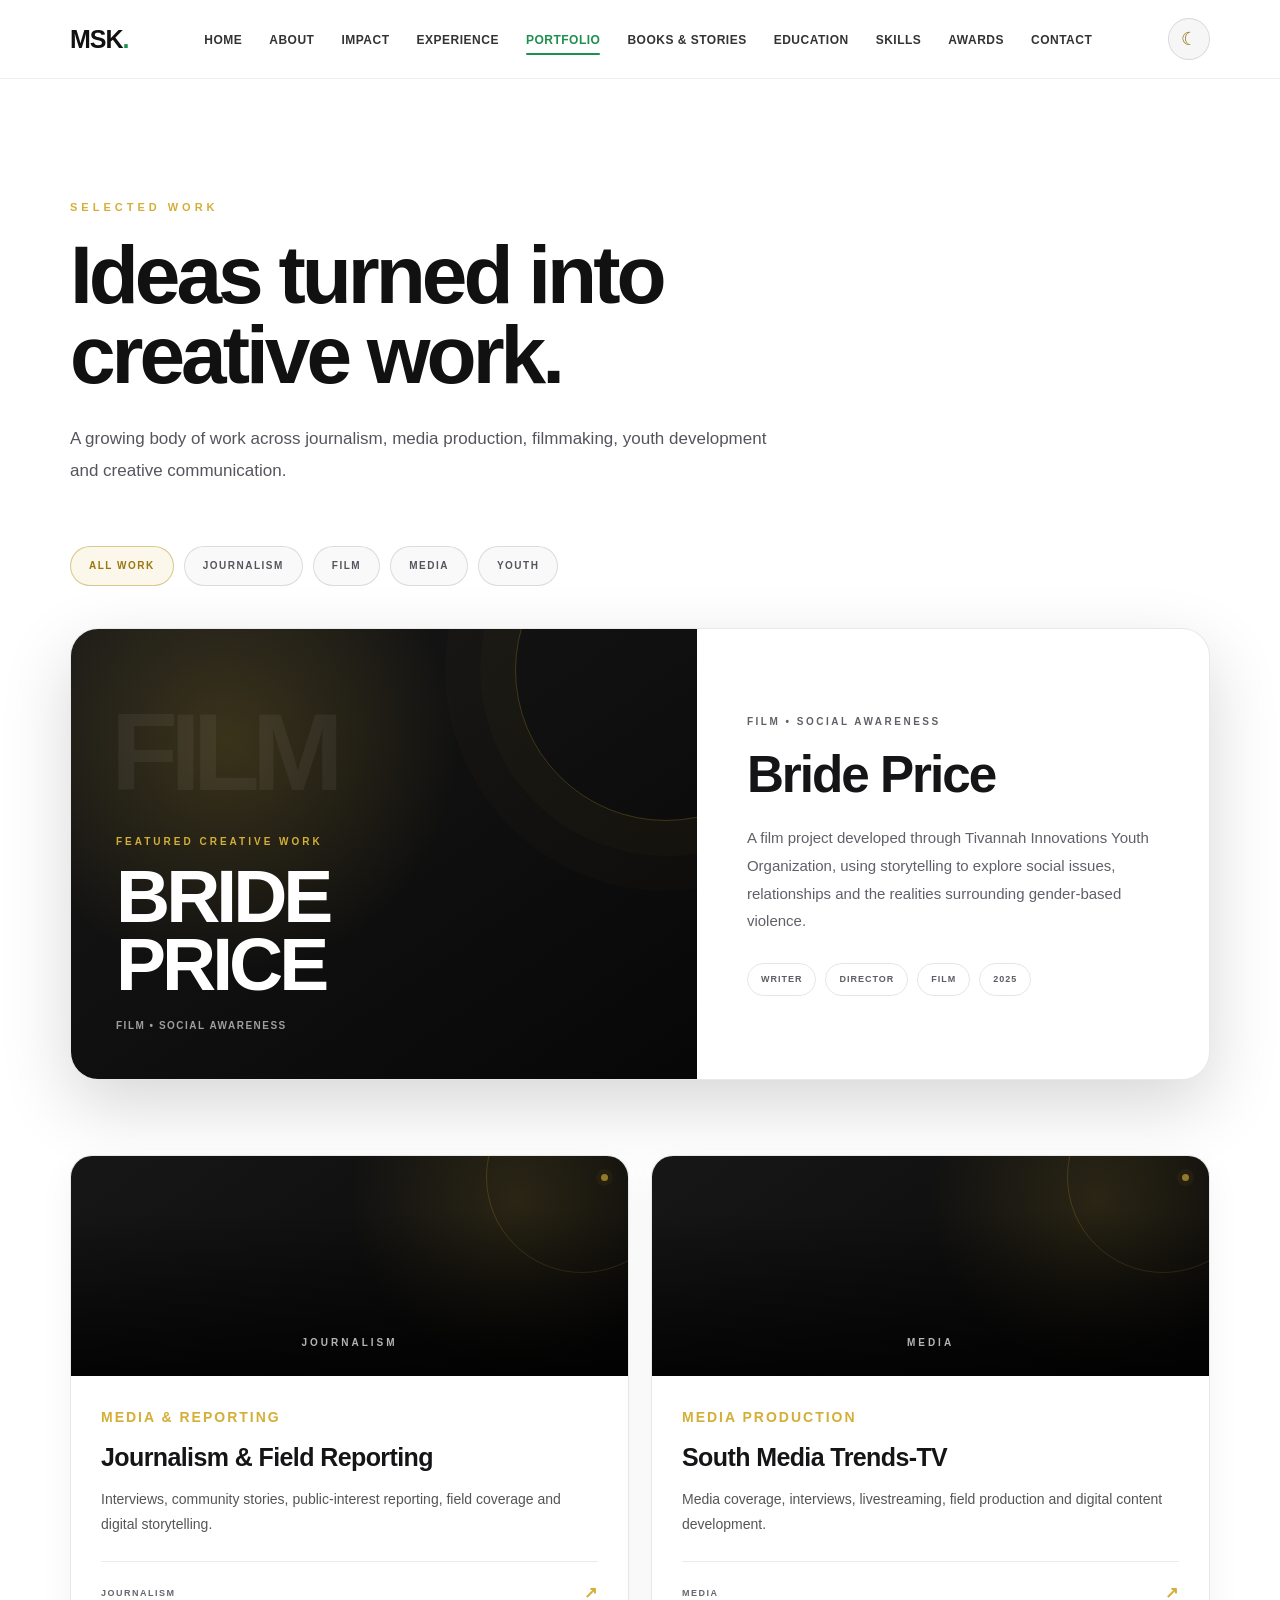
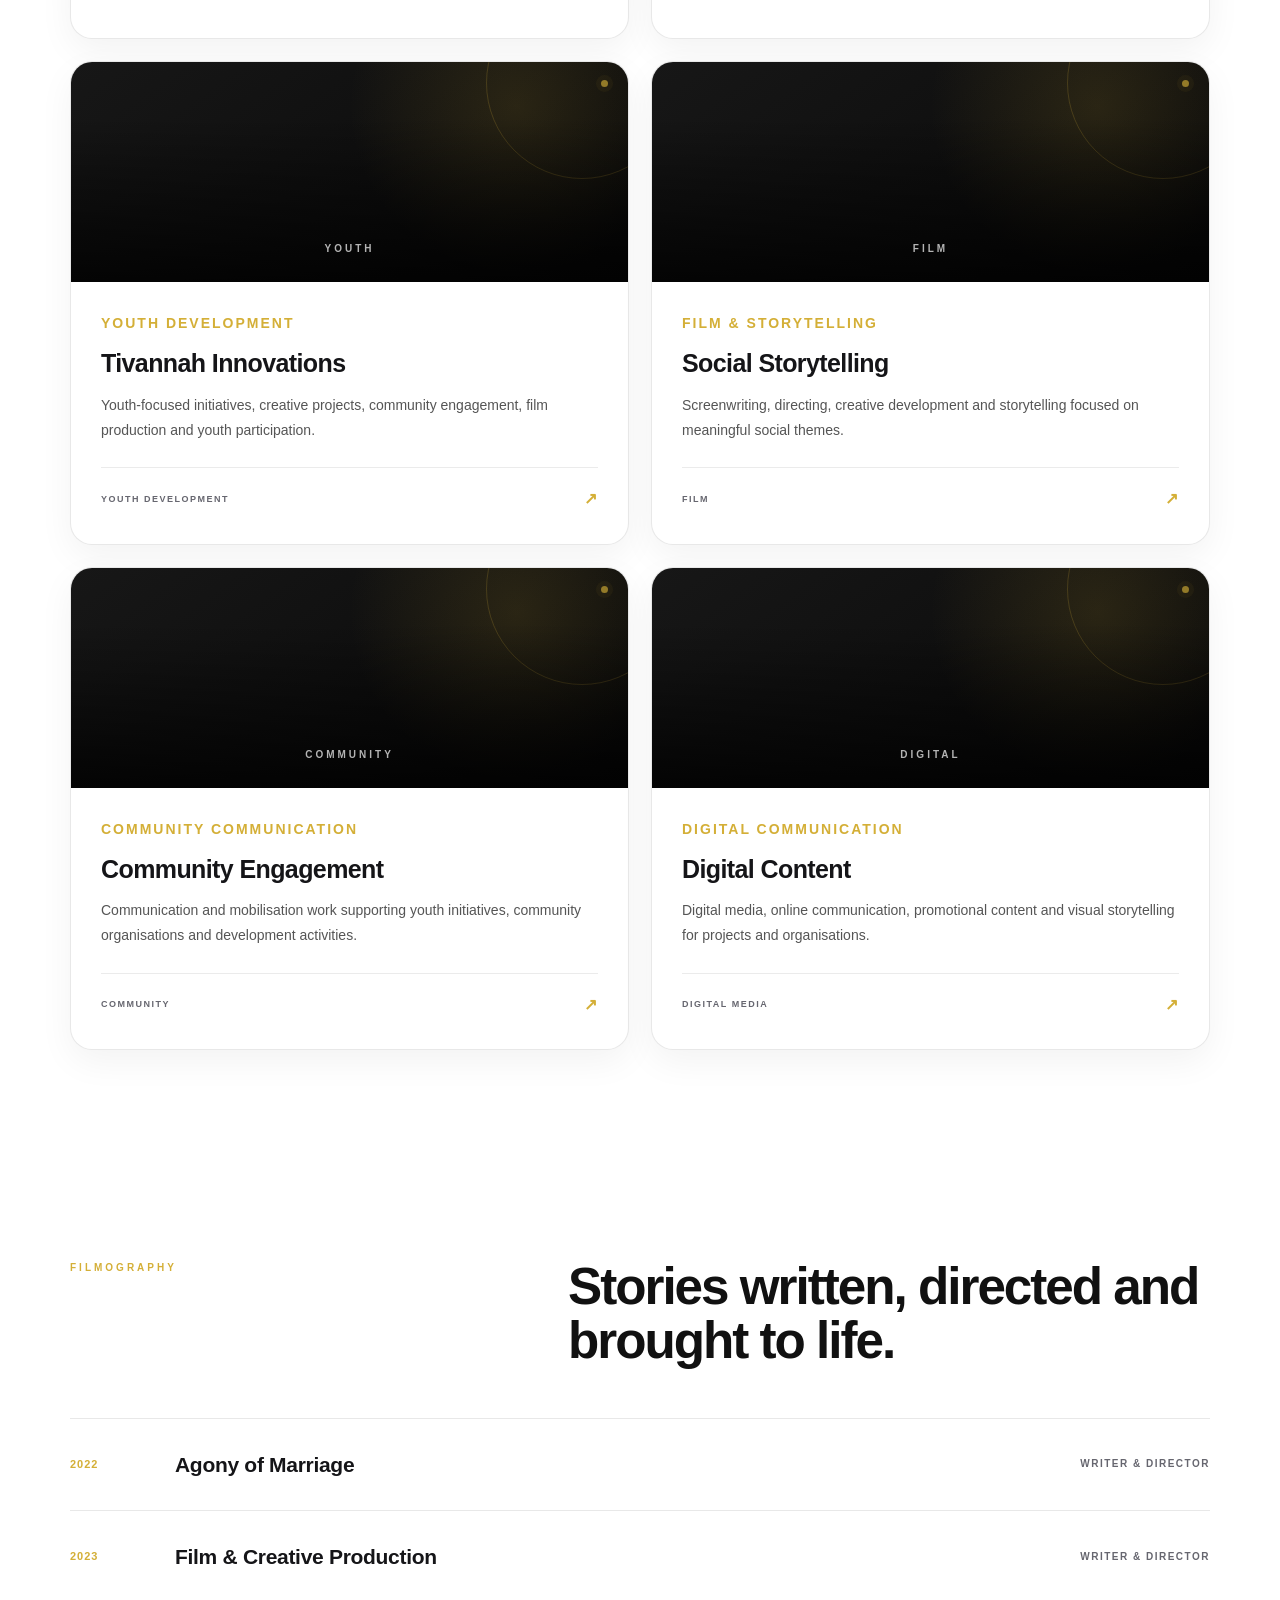
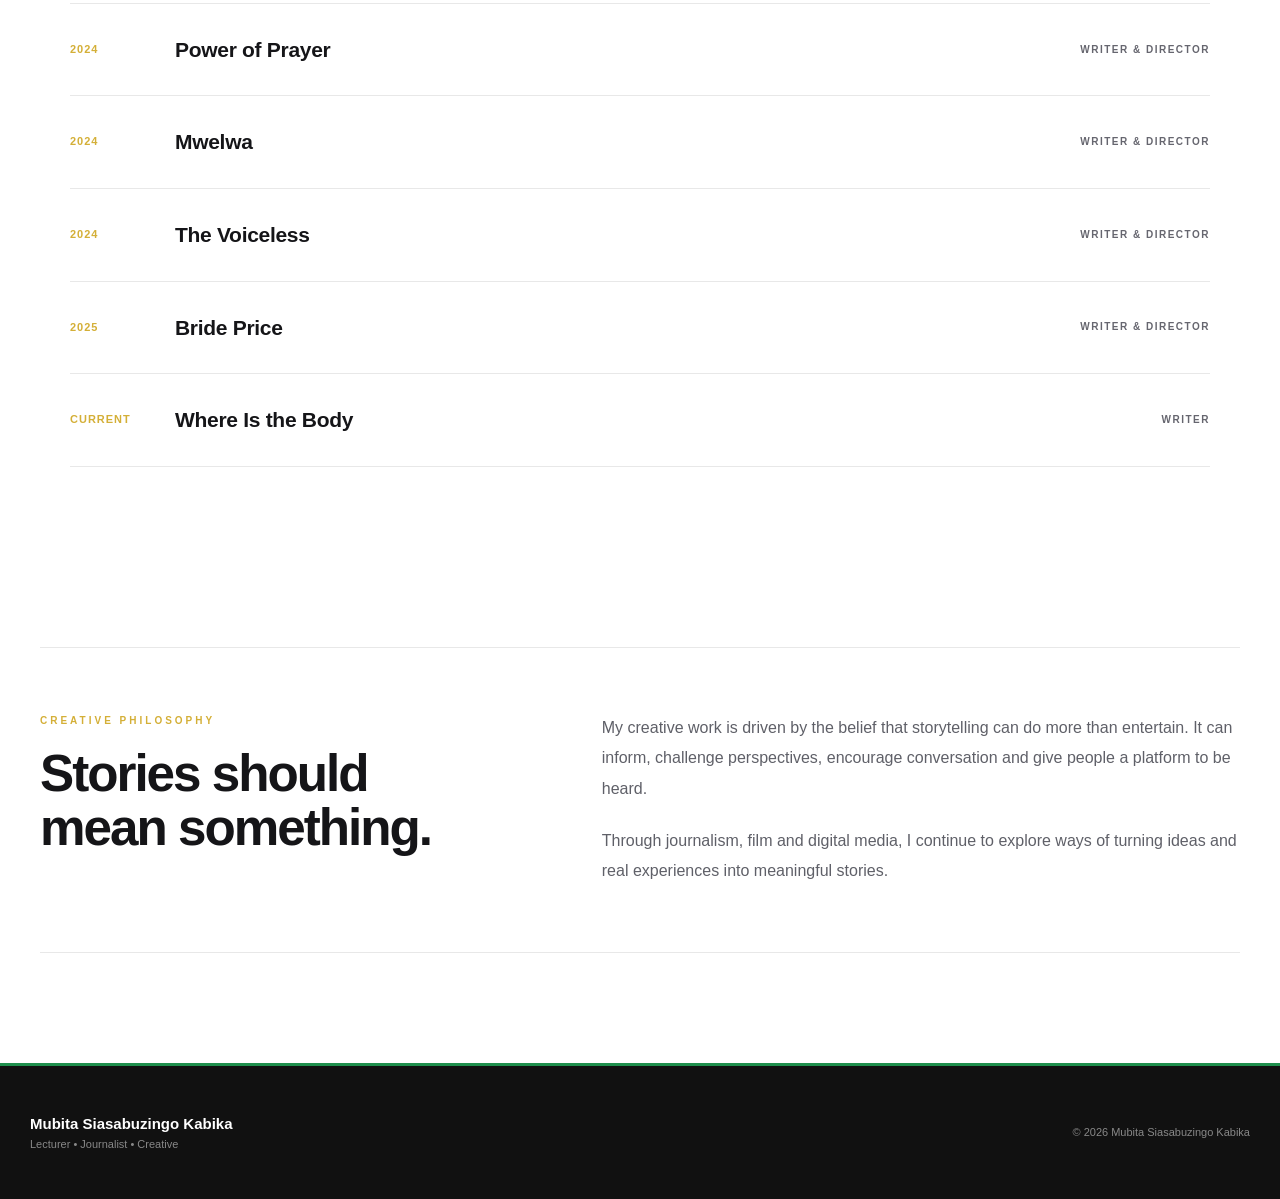
<file: portfolio.html>
<!DOCTYPE html>
<html lang="en">

<head>

    <meta charset="UTF-8">

    <meta
        name="viewport"
        content="width=device-width, initial-scale=1.0"
    >

    <meta
        name="description"
        content="Portfolio of Mubita Siasabuzingo Kabika — journalism, media, film, youth development and creative work."
    >

    <meta
        name="author"
        content="Mubita Siasabuzingo Kabika"
    >

    <title>
        Portfolio | Mubita Siasabuzingo Kabika
    </title>

    <link
        rel="stylesheet"
        href="css/style.css"
    >


    <style>

        /* =====================================================
           PORTFOLIO PAGE
        ===================================================== */

        .portfolio-page {
            padding-top: 120px;
            padding-bottom: 100px;
        }

        .portfolio-page .section-heading {
            max-width: 900px;
            margin-bottom: 60px;
        }

        .portfolio-page .section-label {
            color: #d4af37;
            font-size: 11px;
            font-weight: 800;
            letter-spacing: 4px;
            text-transform: uppercase;
            margin-bottom: 18px;
        }

        .portfolio-page h1 {
            max-width: 850px;
            font-size: clamp(46px, 7vw, 82px);
            line-height: 0.98;
            letter-spacing: -4px;
            margin-bottom: 28px;
        }

        .portfolio-page .page-intro {
            max-width: 720px;
            color: #a7a7b0;
            font-size: 17px;
            line-height: 1.85;
        }


        /* =====================================================
           LIGHT MODE
        ===================================================== */

        body:not(.dark-mode) .portfolio-page .page-intro {
            color: #55555e;
        }

        body:not(.dark-mode) .portfolio-card,
        body:not(.dark-mode) .featured-project {
            background: #ffffff;
            border-color: rgba(0,0,0,0.09);
        }

        body:not(.dark-mode) .portfolio-info h3,
        body:not(.dark-mode) .featured-content h2,
        body:not(.dark-mode) .film-title,
        body:not(.dark-mode) .statement-inner h2 {
            color: #151518;
        }

        body:not(.dark-mode) .portfolio-info > p:last-child,
        body:not(.dark-mode) .featured-content > p,
        body:not(.dark-mode) .statement-copy p {
            color: #5f6068;
        }

        body:not(.dark-mode) .portfolio-filter button {
            color: #55555d;
            border-color: rgba(0,0,0,0.12);
            background: rgba(0,0,0,0.025);
        }

        body:not(.dark-mode) .portfolio-filter button:hover,
        body:not(.dark-mode) .portfolio-filter button.active {
            color: #9a7710;
            background: rgba(212,175,55,0.10);
            border-color: rgba(180,140,20,0.45);
        }

        body:not(.dark-mode) .film-list {
            border-color: rgba(0,0,0,0.09);
        }

        body:not(.dark-mode) .film-item {
            border-color: rgba(0,0,0,0.09);
        }

        body:not(.dark-mode) .film-credit {
            color: #66666f;
        }

        body:not(.dark-mode) .statement-inner {
            border-color: rgba(0,0,0,0.09);
        }


        /* =====================================================
           THEME TOGGLE
        ===================================================== */

        .theme-toggle {
            width: 42px;
            height: 42px;

            display: flex;
            align-items: center;
            justify-content: center;

            border-radius: 50%;
            border: 1px solid rgba(255,255,255,0.12);

            background: rgba(255,255,255,0.045);

            color: #d4af37;

            font-size: 18px;

            cursor: pointer;

            transition:
                transform 0.25s ease,
                background 0.25s ease,
                border-color 0.25s ease;
        }

        .theme-toggle:hover {
            transform: rotate(12deg) scale(1.05);

            background: rgba(212,175,55,0.10);

            border-color: rgba(212,175,55,0.45);
        }

        body:not(.dark-mode) .theme-toggle {
            border-color: rgba(0,0,0,0.12);
            background: rgba(0,0,0,0.035);
            color: #8d6b09;
        }


        /* =====================================================
           PORTFOLIO FILTER
        ===================================================== */

        .portfolio-filter {
            display: flex;
            flex-wrap: wrap;
            gap: 10px;
            margin-bottom: 42px;
        }

        .portfolio-filter button {
            appearance: none;

            border: 1px solid rgba(255,255,255,0.10);

            background: rgba(255,255,255,0.025);

            color: #9d9da5;

            padding: 11px 18px;

            border-radius: 50px;

            font-family: inherit;
            font-size: 10px;
            font-weight: 800;

            letter-spacing: 1.5px;

            text-transform: uppercase;

            cursor: pointer;

            transition:
                background 0.25s ease,
                color 0.25s ease,
                border-color 0.25s ease,
                transform 0.25s ease;
        }

        .portfolio-filter button:hover {
            transform: translateY(-2px);
        }

        .portfolio-filter button:hover,
        .portfolio-filter button.active {
            background: rgba(212,175,55,0.10);

            color: #d4af37;

            border-color: rgba(212,175,55,0.45);
        }


        /* =====================================================
           FEATURED PROJECT
        ===================================================== */

        .featured-project {
            position: relative;

            display: grid;

            grid-template-columns: 1.1fr 0.9fr;

            min-height: 450px;

            margin-bottom: 75px;

            overflow: hidden;

            border: 1px solid rgba(255,255,255,0.09);

            border-radius: 28px;

            background:
                linear-gradient(
                    135deg,
                    rgba(212,175,55,0.075),
                    rgba(255,255,255,0.025)
                );

            box-shadow:
                0 25px 70px rgba(0,0,0,0.16);
        }


        /* =====================================================
           FEATURED VISUAL
        ===================================================== */

        .featured-visual {
            position: relative;

            min-height: 450px;

            display: flex;

            align-items: flex-end;

            padding: 45px;

            background:
                radial-gradient(
                    circle at 25% 25%,
                    rgba(212,175,55,0.20),
                    transparent 40%
                ),
                linear-gradient(
                    145deg,
                    #181818,
                    #070707
                );

            overflow: hidden;
        }

        .featured-visual::before {
            content: "FILM";

            position: absolute;

            top: 35px;
            left: 40px;

            color: rgba(255,255,255,0.055);

            font-size: 110px;

            font-weight: 900;

            letter-spacing: -8px;
        }

        .featured-visual::after {
            content: "";

            position: absolute;

            width: 300px;
            height: 300px;

            right: -120px;
            top: -110px;

            border-radius: 50%;

            border: 1px solid rgba(212,175,55,0.25);

            box-shadow:
                0 0 0 35px rgba(212,175,55,0.025),
                0 0 0 70px rgba(212,175,55,0.015);
        }

        .featured-visual-text {
            position: relative;
            z-index: 2;
        }

        .featured-visual-text span {
            display: block;

            color: #d4af37;

            font-size: 10px;

            font-weight: 800;

            letter-spacing: 3px;

            margin-bottom: 13px;
        }

        .featured-visual-text strong {
            display: block;

            color: #ffffff;

            font-size: clamp(45px, 6vw, 75px);

            line-height: 0.90;

            letter-spacing: -4px;
        }

        .featured-visual-text small {
            display: block;

            margin-top: 20px;

            color: rgba(255,255,255,0.60);

            font-size: 10px;

            font-weight: 700;

            letter-spacing: 1.5px;

            text-transform: uppercase;
        }


        /* =====================================================
           FEATURED CONTENT
        ===================================================== */

        .featured-content {
            padding: 58px 50px;

            display: flex;

            flex-direction: column;

            justify-content: center;
        }

        .featured-content .project-label {
            color: #d4af37;

            font-size: 10px;

            font-weight: 800;

            letter-spacing: 2.5px;

            text-transform: uppercase;

            margin-bottom: 18px;
        }

        .featured-content h2 {
            color: #ffffff;

            font-size: clamp(34px, 4vw, 52px);

            line-height: 1.03;

            letter-spacing: -2px;

            margin-bottom: 22px;
        }

        .featured-content > p {
            color: #a2a2aa;

            font-size: 15px;

            line-height: 1.85;

            margin-bottom: 28px;
        }


        /* =====================================================
           FEATURED META
        ===================================================== */

        .featured-meta {
            display: flex;

            flex-wrap: wrap;

            gap: 9px;
        }

        .featured-meta span {
            padding: 8px 13px;

            border: 1px solid rgba(255,255,255,0.10);

            border-radius: 50px;

            color: #9999a1;

            font-size: 9px;

            font-weight: 800;

            letter-spacing: 1px;

            text-transform: uppercase;
        }

        body:not(.dark-mode) .featured-meta span {
            color: #5d5d65;

            border-color: rgba(0,0,0,0.10);
        }


        /* =====================================================
           PORTFOLIO GRID
        ===================================================== */

        .portfolio-grid {
            display: grid;

            grid-template-columns:
                repeat(2, minmax(0, 1fr));

            gap: 22px;
        }


        /* =====================================================
           PORTFOLIO CARD
        ===================================================== */

        .portfolio-card {
            position: relative;

            overflow: hidden;

            border-radius: 22px;

            border: 1px solid rgba(255,255,255,0.08);

            background:
                linear-gradient(
                    145deg,
                    rgba(255,255,255,0.045),
                    rgba(255,255,255,0.012)
                );

            transition:
                transform 0.35s ease,
                border-color 0.35s ease,
                box-shadow 0.35s ease;
        }

        .portfolio-card:hover {
            transform: translateY(-8px);

            border-color: rgba(212,175,55,0.42);

            box-shadow:
                0 25px 60px rgba(0,0,0,0.25);
        }


        /* =====================================================
           CARD VISUAL
        ===================================================== */

        .portfolio-image {
            position: relative;

            height: 220px;

            display: flex;

            align-items: flex-end;

            padding: 25px;

            overflow: hidden;

            background:
                radial-gradient(
                    circle at 80% 20%,
                    rgba(212,175,55,0.14),
                    transparent 35%
                ),
                linear-gradient(
                    145deg,
                    #171717,
                    #080808
                );
        }

        .portfolio-image::before {
            content: "";

            position: absolute;

            width: 190px;
            height: 190px;

            top: -75px;
            right: -50px;

            border-radius: 50%;

            border: 1px solid rgba(212,175,55,0.20);

            transition:
                transform 0.5s ease;
        }

        .portfolio-card:hover .portfolio-image::before {
            transform: scale(1.25);
        }

        .portfolio-image::after {
            content: "";

            position: absolute;

            left: 0;
            right: 0;
            bottom: 0;

            height: 75%;

            background:
                linear-gradient(
                    transparent,
                    rgba(0,0,0,0.78)
                );
        }

        .portfolio-image span {
            position: relative;

            z-index: 2;

            color: rgba(255,255,255,0.70);

            font-size: 10px;

            font-weight: 800;

            letter-spacing: 3px;

            text-transform: uppercase;
        }


        /* =====================================================
           CARD CONTENT
        ===================================================== */

        .portfolio-info {
            padding: 29px 30px 32px;
        }

        .portfolio-category {
            color: #d4af37;

            font-size: 9px;

            font-weight: 800;

            letter-spacing: 2px;

            text-transform: uppercase;

            margin-bottom: 13px;
        }

        .portfolio-info h3 {
            color: #ffffff;

            font-size: 25px;

            line-height: 1.18;

            letter-spacing: -0.6px;

            margin-bottom: 14px;
        }

        .portfolio-info > p:last-child {
            color: #9999a2;

            font-size: 14px;

            line-height: 1.8;
        }


        /* =====================================================
           CARD FOOTER
        ===================================================== */

        .portfolio-card-footer {
            display: flex;

            align-items: center;

            justify-content: space-between;

            margin-top: 24px;

            padding-top: 18px;

            border-top: 1px solid rgba(255,255,255,0.08);

            color: #85858d;

            font-size: 9px;

            font-weight: 800;

            letter-spacing: 1.5px;

            text-transform: uppercase;
        }

        body:not(.dark-mode) .portfolio-card-footer {
            border-color: rgba(0,0,0,0.08);

            color: #66666f;
        }

        .card-arrow {
            color: #d4af37;

            font-size: 16px;

            transition:
                transform 0.25s ease;
        }

        .portfolio-card:hover .card-arrow {
            transform: translate(3px, -3px);
        }


        /* =====================================================
           CARD DOT
        ===================================================== */

        .portfolio-card::after {
            content: "";

            position: absolute;

            top: 18px;
            right: 20px;

            width: 7px;
            height: 7px;

            border-radius: 50%;

            background: #d4af37;

            opacity: 0.65;

            box-shadow:
                0 0 0 5px rgba(212,175,55,0.08);
        }


        /* =====================================================
           FILMOGRAPHY
        ===================================================== */

        .filmography-section {
            padding-top: 110px;
            padding-bottom: 100px;
        }

        .filmography-heading {
            display: grid;

            grid-template-columns: 0.8fr 1.2fr;

            gap: 70px;

            margin-bottom: 50px;
        }

        .filmography-heading .section-label {
            color: #d4af37;

            font-size: 10px;

            font-weight: 800;

            letter-spacing: 3px;

            text-transform: uppercase;
        }

        .filmography-heading h2 {
            max-width: 650px;

            color: inherit;

            font-size: clamp(35px, 4vw, 55px);

            line-height: 1.05;

            letter-spacing: -2px;
        }


        /* =====================================================
           FILM LIST
        ===================================================== */

        .film-list {
            border-top: 1px solid rgba(255,255,255,0.08);
        }

        .film-item {
            display: grid;

            grid-template-columns: 75px 1fr auto;

            align-items: center;

            gap: 30px;

            padding: 29px 0;

            border-bottom: 1px solid rgba(255,255,255,0.08);

            transition:
                padding-left 0.3s ease,
                border-color 0.3s ease;
        }

        .film-item:hover {
            padding-left: 12px;

            border-color: rgba(212,175,55,0.25);
        }

        .film-year {
            color: #d4af37;

            font-size: 11px;

            font-weight: 800;

            letter-spacing: 1px;
        }

        .film-title {
            color: #ffffff;

            font-size: 21px;

            font-weight: 600;

            letter-spacing: -0.3px;
        }

        .film-credit {
            color: #85858d;

            font-size: 10px;

            font-weight: 800;

            letter-spacing: 1.5px;

            text-transform: uppercase;

            text-align: right;
        }


        /* =====================================================
           CREATIVE STATEMENT
        ===================================================== */

        .portfolio-statement {
            padding: 80px 0 110px;
        }

        .statement-inner {
            display: grid;

            grid-template-columns: 0.85fr 1.15fr;

            gap: 90px;

            padding: 65px 0;

            border-top: 1px solid rgba(255,255,255,0.08);

            border-bottom: 1px solid rgba(255,255,255,0.08);
        }

        .statement-label {
            color: #d4af37;

            font-size: 10px;

            font-weight: 800;

            letter-spacing: 3px;

            text-transform: uppercase;

            margin-bottom: 18px;
        }

        .statement-inner h2 {
            max-width: 430px;

            color: #ffffff;

            font-size: clamp(35px, 4vw, 53px);

            line-height: 1.05;

            letter-spacing: -2px;
        }

        .statement-copy p {
            color: #a1a1a9;

            font-size: 16px;

            line-height: 1.9;

            margin-bottom: 22px;
        }

        .statement-copy p:last-child {
            margin-bottom: 0;
        }


        /* =====================================================
           MOBILE
        ===================================================== */

        @media (max-width: 850px) {

            .portfolio-page {
                padding-top: 80px;
                padding-bottom: 70px;
            }

            .portfolio-page h1 {
                font-size: 46px;
                letter-spacing: -2.5px;
            }

            .portfolio-page .page-intro {
                font-size: 15px;
            }

            .featured-project {
                grid-template-columns: 1fr;

                border-radius: 21px;
            }

            .featured-visual {
                min-height: 310px;

                padding: 30px;
            }

            .featured-content {
                padding: 38px 28px 42px;
            }

            .featured-content h2 {
                font-size: 38px;
            }

            .portfolio-grid {
                grid-template-columns: 1fr;
            }

            .portfolio-image {
                height: 200px;
            }

            .filmography-heading {
                grid-template-columns: 1fr;

                gap: 20px;
            }

            .film-item {
                grid-template-columns: 55px 1fr;

                gap: 18px;
            }

            .film-credit {
                grid-column: 2;

                text-align: left;
            }

            .statement-inner {
                grid-template-columns: 1fr;

                gap: 35px;

                padding: 45px 0;
            }
        }


        @media (max-width: 650px) {

            .theme-toggle {
                width: 38px;

                height: 38px;

                font-size: 16px;
            }
        }


        @media (max-width: 500px) {

            .portfolio-filter {
                gap: 7px;
            }

            .portfolio-filter button {
                padding: 9px 12px;

                font-size: 8px;
            }

            .featured-visual {
                padding: 28px;
            }

            .featured-visual-text strong {
                font-size: 47px;
            }

            .portfolio-info {
                padding: 24px 23px 27px;
            }

            .portfolio-info h3 {
                font-size: 22px;
            }

            .film-title {
                font-size: 18px;
            }
        }

    </style>

</head>


<body>


    <!-- =====================================================
         NAVIGATION
    ====================================================== -->

    <header class="header">

        <nav class="navbar">


            <!-- LOGO -->

            <a
                href="index.html"
                class="logo"
            >
                MSK<span>.</span>
            </a>


            <!-- MOBILE MENU -->

            <button
                class="menu-toggle"
                id="menuToggle"
                aria-label="Open navigation menu"
                aria-expanded="false"
                type="button"
            >

                <span></span>
                <span></span>
                <span></span>

            </button>


            <!-- NAVIGATION LINKS -->

            <ul
                class="nav-links"
                id="navLinks"
            >

                <li>
                    <a href="index.html">
                        Home
                    </a>
                </li>

                <li>
                    <a href="about.html">
                        About
                    </a>
                </li>

                <li>
                    <a href="impact.html">
                        Impact
                    </a>
                </li>

                <li>
                    <a href="experience.html">
                        Experience
                    </a>
                </li>

                <li>
                    <a
                        href="portfolio.html"
                        class="active"
                    >
                        Portfolio
                    </a>
                </li>

                <li>
                    <a href="books.html">
                        Books &amp; Stories
                    </a>
                </li>

                <li>
                    <a href="education.html">
                        Education
                    </a>
                </li>

                <li>
                    <a href="skills.html">
                        Skills
                    </a>
                </li>

                <li>
                    <a href="awards.html">
                        Awards
                    </a>
                </li>

                <li>
                    <a href="contact.html">
                        Contact
                    </a>
                </li>

            </ul>


            <!-- THEME BUTTON -->

            <button
                type="button"
                class="theme-toggle"
                id="themeToggle"
                aria-label="Toggle dark mode"
                title="Toggle light / dark mode"
            >
                <span id="themeIcon">☾</span>
            </button>

        </nav>

    </header>


    <!-- =====================================================
         MAIN
    ====================================================== -->

    <main>


        <!-- =================================================
             PORTFOLIO INTRO
        ================================================== -->

        <section class="section portfolio-page">

            <div class="section-heading">

                <p class="section-label">
                    SELECTED WORK
                </p>

                <h1>
                    Ideas turned into
                    creative work.
                </h1>

                <p class="page-intro">
                    A growing body of work across journalism,
                    media production, filmmaking, youth
                    development and creative communication.
                </p>

            </div>


            <!-- =================================================
                 FILTER
            ================================================== -->

            <div class="portfolio-filter">

                <button
                    class="active"
                    type="button"
                    data-filter="all"
                >
                    All Work
                </button>

                <button
                    type="button"
                    data-filter="journalism"
                >
                    Journalism
                </button>

                <button
                    type="button"
                    data-filter="film"
                >
                    Film
                </button>

                <button
                    type="button"
                    data-filter="media"
                >
                    Media
                </button>

                <button
                    type="button"
                    data-filter="youth"
                >
                    Youth
                </button>

            </div>


            <!-- =================================================
                 FEATURED PROJECT
            ================================================== -->

            <article class="featured-project">

                <div class="featured-visual">

                    <div class="featured-visual-text">

                        <span>
                            FEATURED CREATIVE WORK
                        </span>

                        <strong>
                            BRIDE<br>
                            PRICE
                        </strong>

                        <small>
                            Film • Social Awareness
                        </small>

                    </div>

                </div>


                <div class="featured-content">

                    <p class="project-label">
                        FILM • SOCIAL AWARENESS
                    </p>

                    <h2>
                        Bride Price
                    </h2>

                    <p>
                        A film project developed through
                        Tivannah Innovations Youth Organization,
                        using storytelling to explore social
                        issues, relationships and the realities
                        surrounding gender-based violence.
                    </p>

                    <div class="featured-meta">

                        <span>
                            Writer
                        </span>

                        <span>
                            Director
                        </span>

                        <span>
                            Film
                        </span>

                        <span>
                            2025
                        </span>

                    </div>

                </div>

            </article>


            <!-- =================================================
                 PORTFOLIO GRID
            ================================================== -->

            <div class="portfolio-grid">


                <!-- JOURNALISM -->

                <article
                    class="portfolio-card"
                    data-category="journalism"
                >

                    <div class="portfolio-image">

                        <span>
                            JOURNALISM
                        </span>

                    </div>

                    <div class="portfolio-info">

                        <p class="portfolio-category">
                            MEDIA &amp; REPORTING
                        </p>

                        <h3>
                            Journalism &amp; Field Reporting
                        </h3>

                        <p>
                            Interviews, community stories,
                            public-interest reporting, field
                            coverage and digital storytelling.
                        </p>

                        <div class="portfolio-card-footer">

                            <span>
                                Journalism
                            </span>

                            <span class="card-arrow">
                                ↗
                            </span>

                        </div>

                    </div>

                </article>


                <!-- MEDIA -->

                <article
                    class="portfolio-card"
                    data-category="media"
                >

                    <div class="portfolio-image">

                        <span>
                            MEDIA
                        </span>

                    </div>

                    <div class="portfolio-info">

                        <p class="portfolio-category">
                            MEDIA PRODUCTION
                        </p>

                        <h3>
                            South Media Trends-TV
                        </h3>

                        <p>
                            Media coverage, interviews,
                            livestreaming, field production
                            and digital content development.
                        </p>

                        <div class="portfolio-card-footer">

                            <span>
                                Media
                            </span>

                            <span class="card-arrow">
                                ↗
                            </span>

                        </div>

                    </div>

                </article>


                <!-- YOUTH -->

                <article
                    class="portfolio-card"
                    data-category="youth"
                >

                    <div class="portfolio-image">

                        <span>
                            YOUTH
                        </span>

                    </div>

                    <div class="portfolio-info">

                        <p class="portfolio-category">
                            YOUTH DEVELOPMENT
                        </p>

                        <h3>
                            Tivannah Innovations
                        </h3>

                        <p>
                            Youth-focused initiatives, creative
                            projects, community engagement,
                            film production and youth
                            participation.
                        </p>

                        <div class="portfolio-card-footer">

                            <span>
                                Youth Development
                            </span>

                            <span class="card-arrow">
                                ↗
                            </span>

                        </div>

                    </div>

                </article>


                <!-- FILM -->

                <article
                    class="portfolio-card"
                    data-category="film"
                >

                    <div class="portfolio-image">

                        <span>
                            FILM
                        </span>

                    </div>

                    <div class="portfolio-info">

                        <p class="portfolio-category">
                            FILM &amp; STORYTELLING
                        </p>

                        <h3>
                            Social Storytelling
                        </h3>

                        <p>
                            Screenwriting, directing, creative
                            development and storytelling focused
                            on meaningful social themes.
                        </p>

                        <div class="portfolio-card-footer">

                            <span>
                                Film
                            </span>

                            <span class="card-arrow">
                                ↗
                            </span>

                        </div>

                    </div>

                </article>


                <!-- COMMUNITY -->

                <article
                    class="portfolio-card"
                    data-category="youth"
                >

                    <div class="portfolio-image">

                        <span>
                            COMMUNITY
                        </span>

                    </div>

                    <div class="portfolio-info">

                        <p class="portfolio-category">
                            COMMUNITY COMMUNICATION
                        </p>

                        <h3>
                            Community Engagement
                        </h3>

                        <p>
                            Communication and mobilisation work
                            supporting youth initiatives,
                            community organisations and
                            development activities.
                        </p>

                        <div class="portfolio-card-footer">

                            <span>
                                Community
                            </span>

                            <span class="card-arrow">
                                ↗
                            </span>

                        </div>

                    </div>

                </article>


                <!-- DIGITAL -->

                <article
                    class="portfolio-card"
                    data-category="media"
                >

                    <div class="portfolio-image">

                        <span>
                            DIGITAL
                        </span>

                    </div>

                    <div class="portfolio-info">

                        <p class="portfolio-category">
                            DIGITAL COMMUNICATION
                        </p>

                        <h3>
                            Digital Content
                        </h3>

                        <p>
                            Digital media, online communication,
                            promotional content and visual
                            storytelling for projects and
                            organisations.
                        </p>

                        <div class="portfolio-card-footer">

                            <span>
                                Digital Media
                            </span>

                            <span class="card-arrow">
                                ↗
                            </span>

                        </div>

                    </div>

                </article>

            </div>

        </section>


        <!-- =====================================================
             FILMOGRAPHY
        ====================================================== -->

        <section class="section filmography-section">

            <div class="filmography-heading">

                <div>

                    <p class="section-label">
                        FILMOGRAPHY
                    </p>

                </div>

                <div>

                    <h2>
                        Stories written,
                        directed and brought
                        to life.
                    </h2>

                </div>

            </div>


            <div class="film-list">


                <div class="film-item">

                    <span class="film-year">
                        2022
                    </span>

                    <span class="film-title">
                        Agony of Marriage
                    </span>

                    <span class="film-credit">
                        Writer &amp; Director
                    </span>

                </div>


                <div class="film-item">

                    <span class="film-year">
                        2023
                    </span>

                    <span class="film-title">
                        Film &amp; Creative Production
                    </span>

                    <span class="film-credit">
                        Writer &amp; Director
                    </span>

                </div>


                <div class="film-item">

                    <span class="film-year">
                        2024
                    </span>

                    <span class="film-title">
                        Power of Prayer
                    </span>

                    <span class="film-credit">
                        Writer &amp; Director
                    </span>

                </div>


                <div class="film-item">

                    <span class="film-year">
                        2024
                    </span>

                    <span class="film-title">
                        Mwelwa
                    </span>

                    <span class="film-credit">
                        Writer &amp; Director
                    </span>

                </div>


                <div class="film-item">

                    <span class="film-year">
                        2024
                    </span>

                    <span class="film-title">
                        The Voiceless
                    </span>

                    <span class="film-credit">
                        Writer &amp; Director
                    </span>

                </div>


                <div class="film-item">

                    <span class="film-year">
                        2025
                    </span>

                    <span class="film-title">
                        Bride Price
                    </span>

                    <span class="film-credit">
                        Writer &amp; Director
                    </span>

                </div>


                <div class="film-item">

                    <span class="film-year">
                        CURRENT
                    </span>

                    <span class="film-title">
                        Where Is the Body
                    </span>

                    <span class="film-credit">
                        Writer
                    </span>

                </div>

            </div>

        </section>


        <!-- =====================================================
             CREATIVE STATEMENT
        ====================================================== -->

        <section class="section portfolio-statement">

            <div class="statement-inner">

                <div>

                    <p class="statement-label">
                        CREATIVE PHILOSOPHY
                    </p>

                    <h2>
                        Stories should
                        mean something.
                    </h2>

                </div>


                <div class="statement-copy">

                    <p>
                        My creative work is driven by the belief
                        that storytelling can do more than
                        entertain. It can inform, challenge
                        perspectives, encourage conversation and
                        give people a platform to be heard.
                    </p>

                    <p>
                        Through journalism, film and digital
                        media, I continue to explore ways of
                        turning ideas and real experiences into
                        meaningful stories.
                    </p>

                </div>

            </div>

        </section>

    </main>


    <!-- =====================================================
         FOOTER
    ====================================================== -->

    <footer class="footer">

        <div>

            <strong>
                Mubita Siasabuzingo Kabika
            </strong>

            <p>
                Lecturer • Journalist • Creative
            </p>

        </div>


        <p>
            ©
            <span id="year"></span>
            Mubita Siasabuzingo Kabika
        </p>

    </footer>


    <!-- =====================================================
         MAIN JAVASCRIPT
    ====================================================== -->

    <script src="js/script.js"></script>


    <!-- =====================================================
         PORTFOLIO FILTER
    ====================================================== -->

    <script>

        const filterButtons =
            document.querySelectorAll(
                ".portfolio-filter button"
            );

        const portfolioCards =
            document.querySelectorAll(
                ".portfolio-card"
            );


        filterButtons.forEach(button => {

            button.addEventListener(
                "click",
                () => {

                    filterButtons.forEach(btn => {

                        btn.classList.remove(
                            "active"
                        );

                    });


                    button.classList.add(
                        "active"
                    );


                    const filter =
                        button.dataset.filter;


                    portfolioCards.forEach(card => {

                        const category =
                            card.dataset.category;


                        if (
                            filter === "all" ||
                            category === filter
                        ) {

                            card.style.display =
                                "block";

                        } else {

                            card.style.display =
                                "none";

                        }

                    });

                }
            );

        });


        /* =====================================================
           FOOTER YEAR
        ===================================================== */

        const yearElement =
            document.getElementById("year");

        if (yearElement) {

            yearElement.textContent =
                new Date().getFullYear();

        }

    </script>


</body>

</html>
</file>
<file: css/style.css>
/* =====================================================
   MUBITA SIASABUZINGO KABIKA
   PERSONAL PORTFOLIO WEBSITE
   MASTER STYLESHEET
===================================================== */


/* =====================================================
   RESET
===================================================== */

* {
    margin: 0;
    padding: 0;
    box-sizing: border-box;
}


html {
    scroll-behavior: smooth;
}


body {
    min-height: 100vh;

    background: #ffffff;

    color: #111111;

    font-family:
        "Inter",
        "Segoe UI",
        Arial,
        sans-serif;

    line-height: 1.6;

    overflow-x: hidden;

    transition:
        background 0.3s ease,
        color 0.3s ease;
}


img {
    max-width: 100%;
    display: block;
}


a {
    color: inherit;
    text-decoration: none;
}


button {
    font: inherit;
}


/* =====================================================
   GLOBAL CONTAINER
===================================================== */

.section {
    width: 100%;

    max-width: 1200px;

    margin: 0 auto;

    padding:
        100px 30px;
}


/* =====================================================
   TYPOGRAPHY
===================================================== */

h1,
h2,
h3,
h4 {
    font-family:
        "Inter",
        "Segoe UI",
        Arial,
        sans-serif;

    color: #111111;

    font-weight: 800;

    transition: color 0.3s ease;
}


p {
    color: #555555;

    transition: color 0.3s ease;
}


/* =====================================================
   HEADER
===================================================== */

.header {
    width: 100%;

    position: sticky;

    top: 0;

    z-index: 5000;

    background:
        rgba(255,255,255,0.96);

    border-bottom:
        1px solid #eeeeee;

    backdrop-filter:
        blur(12px);

    transition:
        background 0.3s ease,
        border-color 0.3s ease;
}


.navbar {
    width: 100%;

    max-width: 1200px;

    min-height: 78px;

    margin: 0 auto;

    padding:
        0 30px;

    display: flex;

    align-items: center;

    justify-content: space-between;

    position: relative;
}


/* =====================================================
   LOGO
===================================================== */

.logo {
    color: #111111;

    font-size: 25px;

    font-weight: 900;

    letter-spacing: -1px;

    flex-shrink: 0;
}


.logo span {
    color: #1f8f4d;
}


/* =====================================================
   NAVIGATION
===================================================== */

.nav-links {
    list-style: none;

    display: flex;

    align-items: center;

    gap: 27px;

    margin: 0;

    padding: 0;
}


.nav-links li {
    list-style: none;

    margin: 0;

    padding: 0;
}


.nav-links a {
    position: relative;

    color: #333333;

    font-size: 12px;

    font-weight: 700;

    letter-spacing: 0.5px;

    text-transform: uppercase;

    transition:
        color 0.25s ease;
}


.nav-links a:hover {
    color: #1f8f4d;
}


.nav-links a.active {
    color: #1f8f4d;
}


.nav-links a.active::after {
    content: "";

    position: absolute;

    left: 0;

    right: 0;

    bottom: -8px;

    height: 2px;

    background: #1f8f4d;

    border-radius: 10px;
}


/* =====================================================
   MOBILE MENU BUTTON
===================================================== */

.menu-toggle {
    display: none;

    width: 44px;

    height: 44px;

    padding: 9px;

    border:
        1px solid #dddddd;

    border-radius: 10px;

    background: #ffffff;

    cursor: pointer;

    flex-direction: column;

    align-items: center;

    justify-content: center;

    gap: 5px;

    flex-shrink: 0;
}


.menu-toggle span {
    display: block;

    width: 22px;

    height: 2px;

    margin: 0;

    background: #111111;

    transition:
        transform 0.3s ease,
        opacity 0.3s ease;
}


.menu-toggle.active span:nth-child(1) {
    transform:
        translateY(7px)
        rotate(45deg);
}


.menu-toggle.active span:nth-child(2) {
    opacity: 0;
}


.menu-toggle.active span:nth-child(3) {
    transform:
        translateY(-7px)
        rotate(-45deg);
}


/* =====================================================
   THEME CONTROLS
===================================================== */

.theme-controls {
    display: flex;

    align-items: center;

    gap: 6px;

    margin-left: 15px;
}


.theme-button {
    width: 34px;

    height: 34px;

    display: flex;

    align-items: center;

    justify-content: center;

    border:
        1px solid #dddddd;

    border-radius: 50%;

    background: #ffffff;

    color: #333333;

    cursor: pointer;

    font-size: 15px;

    transition:
        all 0.25s ease;
}


.theme-button:hover {
    color: #1f8f4d;

    border-color: #1f8f4d;

    transform:
        translateY(-2px);
}


/* =====================================================
   HERO
===================================================== */

.hero {
    width: 100%;

    max-width: 1200px;

    min-height:
        calc(100vh - 78px);

    margin: 0 auto;

    padding:
        80px 30px;

    display: grid;

    grid-template-columns:
        1.05fr 0.95fr;

    gap: 70px;

    align-items: center;
}


/* =====================================================
   HERO CONTENT
===================================================== */

.hero-content {
    width: 100%;

    max-width: 650px;
}


.hero-tag {
    margin-bottom: 22px;

    color: #1f8f4d;

    font-size: 11px;

    font-weight: 800;

    letter-spacing: 3px;

    text-transform: uppercase;
}


.hero h1 {
    margin: 0 0 25px;

    color: #111111;

    font-size:
        clamp(52px, 6.5vw, 86px);

    line-height: 0.98;

    letter-spacing: -4px;

    font-weight: 800;
}


.hero h1 span {
    display: block;

    color: #1f8f4d;
}


.hero-description {
    margin-bottom: 20px;

    color: #b08a25;

    font-size: 18px;

    font-weight: 700;

    letter-spacing: 1px;
}


.hero-introduction {
    max-width: 590px;

    margin-bottom: 35px;

    color: #666666;

    font-size: 16px;

    line-height: 1.8;
}


/* =====================================================
   BUTTONS
===================================================== */

.hero-buttons {
    display: flex;

    flex-wrap: wrap;

    gap: 13px;

    margin-bottom: 32px;
}


.btn {
    display: inline-flex;

    align-items: center;

    justify-content: center;

    min-height: 48px;

    padding:
        0 23px;

    border-radius: 8px;

    text-decoration: none;

    font-size: 12px;

    font-weight: 700;

    letter-spacing: 0.3px;

    transition:
        transform 0.25s ease,
        box-shadow 0.25s ease,
        background 0.25s ease;
}


.btn:hover {
    transform:
        translateY(-2px);
}


.btn-primary {
    color: #ffffff;

    background: #1f8f4d;

    border:
        1px solid #1f8f4d;

    box-shadow:
        0 10px 25px
        rgba(31,143,77,0.18);
}


.btn-primary:hover {
    background: #18753e;

    box-shadow:
        0 14px 30px
        rgba(31,143,77,0.25);
}


.btn-outline {
    color: #111111;

    border:
        1px solid #cccccc;

    background: #ffffff;
}


.btn-outline:hover {
    border-color: #1f8f4d;

    color: #1f8f4d;
}


/* =====================================================
   SOCIAL LINKS
===================================================== */

.hero-social {
    display: flex;

    gap: 25px;
}


.hero-social a {
    color: #777777;

    font-size: 12px;

    font-weight: 700;

    transition:
        color 0.25s ease;
}


.hero-social a:hover {
    color: #1f8f4d;
}


/* =====================================================
   HERO IMAGE
===================================================== */

.hero-image {
    position: relative;

    width: 100%;

    max-width: 500px;

    margin-left: auto;
}


.image-placeholder {
    position: relative;

    width: 100%;

    min-height: 570px;

    overflow: hidden;

    display: flex;

    flex-direction: column;

    align-items: center;

    justify-content: center;

    border-radius: 24px;

    border:
        1px solid #dddddd;

    background:
        linear-gradient(
            145deg,
            #f7f7f7,
            #eeeeee
        );

    text-align: center;
}


.image-placeholder::before {
    content: "";

    position: absolute;

    width: 230px;

    height: 230px;

    border-radius: 50%;

    background:
        rgba(31,143,77,0.08);
}


.image-placeholder span {
    position: relative;

    z-index: 2;

    color: #555555;

    font-size: 12px;

    font-weight: 800;

    letter-spacing: 3px;
}


.image-placeholder small {
    position: relative;

    z-index: 2;

    margin-top: 10px;

    color: #999999;

    font-size: 11px;
}


.image-placeholder img {
    width: 100%;

    height: 100%;

    min-height: 570px;

    display: block;

    object-fit: cover;
}


/* =====================================================
   HERO IMAGE CAPTION
===================================================== */

.hero-image-caption {
    position: absolute;

    right: 20px;

    bottom: 20px;

    min-width: 135px;

    padding:
        15px 18px;

    border-radius: 12px;

    background: #ffffff;

    border:
        1px solid #eeeeee;

    box-shadow:
        0 15px 35px
        rgba(0,0,0,0.10);
}


.hero-image-caption span {
    display: block;

    margin-bottom: 5px;

    color: #999999;

    font-size: 8px;

    font-weight: 800;

    letter-spacing: 2px;
}


.hero-image-caption strong {
    color: #111111;

    font-size: 15px;

    letter-spacing: 1px;
}


/* =====================================================
   GENERAL SECTIONS
===================================================== */

.section-heading {
    max-width: 800px;

    margin-bottom: 55px;
}


.section-label {
    margin-bottom: 15px;

    color: #1f8f4d;

    font-size: 10px;

    font-weight: 800;

    letter-spacing: 3px;

    text-transform: uppercase;
}


.section-heading h1,
.section-heading h2 {
    color: #111111;

    line-height: 1.05;

    letter-spacing: -2px;
}


.section-heading h1 {
    font-size:
        clamp(42px, 5vw, 68px);
}


.page-intro {
    max-width: 700px;

    margin-top: 20px;

    color: #666666;

    font-size: 16px;

    line-height: 1.8;
}


/* =====================================================
   GENERAL CARDS
===================================================== */

.card,
.portfolio-card,
.skill-category,
.award-card,
.contact-card,
.education-stat,
.academic-content {
    background: #ffffff;

    border:
        1px solid #e7e7e7;

    border-radius: 18px;

    box-shadow:
        0 12px 35px
        rgba(0,0,0,0.05);

    transition:
        transform 0.3s ease,
        box-shadow 0.3s ease,
        border-color 0.3s ease;
}


.card:hover,
.portfolio-card:hover,
.skill-category:hover,
.award-card:hover,
.contact-card:hover,
.education-stat:hover,
.academic-content:hover {
    transform:
        translateY(-5px);

    border-color:
        rgba(31,143,77,0.35);

    box-shadow:
        0 18px 45px
        rgba(0,0,0,0.09);
}


/* =====================================================
   PORTFOLIO
===================================================== */

.portfolio-grid {
    display: grid;

    grid-template-columns:
        repeat(3, minmax(0,1fr));

    gap: 22px;
}


.portfolio-card {
    overflow: hidden;
}


.portfolio-image {
    min-height: 220px;

    display: flex;

    align-items: center;

    justify-content: center;

    background:
        linear-gradient(
            135deg,
            #111111,
            #222222
        );

    color: #ffffff;
}


.portfolio-image span {
    color: #c7a62a;

    font-size: 11px;

    font-weight: 800;

    letter-spacing: 3px;
}


.portfolio-info {
    padding: 28px;
}


.portfolio-category {
    margin-bottom: 10px;

    color: #1f8f4d;

    font-size: 9px;

    font-weight: 800;

    letter-spacing: 2px;
}


.portfolio-info h3 {
    margin-bottom: 12px;

    font-size: 23px;
}


.portfolio-info p {
    font-size: 14px;

    line-height: 1.8;
}


/* =====================================================
   SKILLS
===================================================== */

.skills-categories {
    display: grid;

    grid-template-columns:
        repeat(3, minmax(0,1fr));

    gap: 20px;
}


.skill-category {
    padding: 32px;
}


.skill-number {
    display: block;

    margin-bottom: 25px;

    color: #c7a62a;

    font-size: 11px;

    font-weight: 800;

    letter-spacing: 2px;
}


.skill-category h2 {
    margin-bottom: 25px;

    font-size: 25px;

    line-height: 1.2;
}


.skills-list {
    display: flex;

    flex-wrap: wrap;

    gap: 9px;
}


.skills-list span {
    padding:
        8px 12px;

    border:
        1px solid #e3e3e3;

    border-radius: 50px;

    color: #555555;

    font-size: 10px;

    font-weight: 700;
}


/* =====================================================
   EDUCATION
===================================================== */

.education-summary {
    display: grid;

    grid-template-columns:
        repeat(3, minmax(0,1fr));

    gap: 18px;

    margin-bottom: 75px;
}


.education-stat {
    padding: 28px;
}


.education-stat span {
    display: block;

    margin-bottom: 12px;

    color: #1f8f4d;

    font-size: 9px;

    font-weight: 800;

    letter-spacing: 2px;

    text-transform: uppercase;
}


.education-stat strong {
    color: #111111;

    font-size: 19px;

    line-height: 1.35;
}


/* =====================================================
   ACADEMIC TIMELINE
===================================================== */

.academic-timeline {
    position: relative;

    max-width: 1000px;

    margin: 0 auto;
}


.academic-timeline::before {
    content: "";

    position: absolute;

    left: 21px;

    top: 10px;

    bottom: 10px;

    width: 1px;

    background:
        linear-gradient(
            to bottom,
            #c7a62a,
            #dddddd
        );
}


.academic-item {
    position: relative;

    display: grid;

    grid-template-columns:
        44px 1fr;

    gap: 28px;

    padding-bottom: 45px;
}


.academic-item:last-child {
    padding-bottom: 0;
}


.academic-dot {
    position: relative;

    z-index: 2;

    width: 43px;

    height: 43px;

    display: flex;

    align-items: center;

    justify-content: center;

    border-radius: 50%;

    background: #ffffff;

    border:
        1px solid #c7a62a;

    color: #1f8f4d;

    font-size: 10px;

    font-weight: 800;

    box-shadow:
        0 0 0 7px #ffffff;
}


.academic-content {
    padding: 30px;
}


.academic-status {
    display: inline-block;

    color: #1f8f4d;

    font-size: 9px;

    font-weight: 800;

    letter-spacing: 2px;

    text-transform: uppercase;
}


.academic-year {
    float: right;

    color: #888888;

    font-size: 10px;

    font-weight: 800;

    letter-spacing: 1px;
}


.academic-content h3 {
    margin-top: 12px;

    margin-bottom: 8px;

    font-size: 27px;
}


.academic-institution {
    margin-bottom: 15px;

    color: #333333;

    font-size: 14px;

    font-weight: 700;
}


.academic-content p {
    color: #666666;

    font-size: 14px;

    line-height: 1.8;
}


/* =====================================================
   LEADERSHIP BADGE
===================================================== */

.leadership-badge {
    display: inline-flex;

    align-items: center;

    gap: 8px;

    margin-top: 20px;

    padding:
        8px 13px;

    border-radius: 50px;

    background:
        rgba(31,143,77,0.07);

    border:
        1px solid
        rgba(31,143,77,0.18);

    color: #1f8f4d;

    font-size: 9px;

    font-weight: 800;

    letter-spacing: 1px;

    text-transform: uppercase;
}


/* =====================================================
   CURRENT STUDY
===================================================== */

.current-study {
    position: relative;

    overflow: hidden;

    margin-top: 28px;

    padding: 35px;

    border:
        1px solid
        rgba(199,166,42,0.35);

    border-radius: 20px;

    background:
        linear-gradient(
            135deg,
            #faf8ef,
            #ffffff
        );
}


.current-study-label {
    color: #1f8f4d !important;

    font-size: 9px !important;

    font-weight: 800;

    letter-spacing: 2px;

    text-transform: uppercase;
}


.current-study h3 {
    margin-top: 8px;

    margin-bottom: 10px;

    font-size: 27px;
}


/* =====================================================
   AWARDS
===================================================== */

.awards-list {
    display: grid;

    gap: 20px;
}


.award-card {
    display: grid;

    grid-template-columns:
        130px 1fr;

    overflow: hidden;
}


.award-year {
    display: flex;

    align-items: center;

    justify-content: center;

    background: #111111;

    color: #c7a62a;

    font-size: 18px;

    font-weight: 800;
}


.award-content {
    padding: 35px;
}


.award-content h2 {
    margin-bottom: 8px;

    font-size: 28px;
}


.award-content h3 {
    margin-bottom: 15px;

    color: #1f8f4d;

    font-size: 15px;
}


.award-content p {
    font-size: 14px;

    line-height: 1.8;
}


/* =====================================================
   CONTACT
===================================================== */

.contact-grid {
    display: grid;

    grid-template-columns:
        repeat(2, minmax(0,1fr));

    gap: 18px;

    margin-bottom: 60px;
}


.contact-card {
    padding: 28px;

    display: flex;

    align-items: center;

    gap: 22px;
}


.contact-icon {
    width: 48px;

    height: 48px;

    flex-shrink: 0;

    display: flex;

    align-items: center;

    justify-content: center;

    border-radius: 50%;

    background: #1f8f4d;

    color: #ffffff;

    font-size: 10px;

    font-weight: 800;
}


.contact-label {
    margin-bottom: 5px;

    color: #1f8f4d;

    font-size: 9px;

    font-weight: 800;

    letter-spacing: 2px;
}


.contact-card h3 {
    margin-bottom: 4px;

    font-size: 19px;
}


.contact-card p:last-child {
    font-size: 12px;
}


.direct-contact {
    padding:
        55px;

    border-radius: 22px;

    background: #111111;
}


.direct-contact h2 {
    max-width: 550px;

    margin-bottom: 20px;

    color: #ffffff;

    font-size:
        clamp(35px, 5vw, 58px);

    line-height: 1.05;

    letter-spacing: -2px;
}


.direct-contact p:not(.section-label) {
    max-width: 650px;

    margin-bottom: 25px;

    color: #aaaaaa;

    line-height: 1.8;
}


/* =====================================================
   CONTENT SPLIT
===================================================== */

.contact-content,
.education-philosophy-inner {
    display: grid;

    grid-template-columns:
        0.8fr 1.2fr;

    gap: 80px;

    padding:
        70px 0;

    border-top:
        1px solid #eeeeee;

    border-bottom:
        1px solid #eeeeee;
}


.contact-content h2,
.education-philosophy h2 {
    max-width: 500px;

    font-size:
        clamp(35px, 5vw, 55px);

    line-height: 1.05;

    letter-spacing: -2px;
}


.contact-content > div:last-child p,
.philosophy-copy p {
    color: #666666;

    font-size: 16px;

    line-height: 1.9;
}


/* =====================================================
   BOOKS
===================================================== */

.books-section {
    width: 100%;

    max-width: 1200px;

    margin: 0 auto;

    padding:
        100px 30px;
}


.books-grid {
    display: grid;

    grid-template-columns:
        repeat(3, minmax(0, 1fr));

    gap: 25px;
}


.book-card {
    overflow: hidden;

    background: #ffffff;

    border:
        1px solid #e7e7e7;

    border-radius: 18px;

    box-shadow:
        0 12px 35px
        rgba(0,0,0,0.05);

    transition:
        transform 0.3s ease,
        box-shadow 0.3s ease,
        border-color 0.3s ease;
}


.book-card:hover {
    transform:
        translateY(-5px);

    bord
  er-color:
        rgba(31,143,77,0.35);

    box-shadow:
        0 18px 45px
        rgba(0,0,0,0.10);
}


/* =====================================================
   BOOK COVER
===================================================== */

.book-cover {
    position: relative;

    width: 100%;

    aspect-ratio: 3 / 4;

    overflow: hidden;

    display: flex;

    align-items: center;
    justify-content: center;

    background:
        linear-gradient(
            145deg,
            #111111,
            #292929
        );

    color: #ffffff;
}

.book-cover img {
    width: 100%;
    height: 100%;

    object-fit: cover;
}

.book-cover-placeholder {
    padding: 25px;

    text-align: center;
}

.book-cover-placeholder span {
    display: block;

    margin-bottom: 12px;

    color: #c7a62a;

    font-size: 10px;

    font-weight: 800;

    letter-spacing: 3px;

    text-transform: uppercase;
}

.book-cover-placeholder strong {
    display: block;

    color: #ffffff;

    font-size: 25px;

    line-height: 1.2;
}


/* =====================================================
   BOOK INFORMATION
===================================================== */

.book-info {
    padding: 27px;
}

.book-category {
    margin-bottom: 9px;

    color: #1f8f4d;

    font-size: 9px;

    font-weight: 800;

    letter-spacing: 2px;

    text-transform: uppercase;
}

.book-info h2 {
    margin-bottom: 12px;

    color: #111111;

    font-size: 24px;

    line-height: 1.2;
}

.book-info p {
    margin-bottom: 20px;

    color: #666666;

    font-size: 13px;

    line-height: 1.8;
}

.book-meta {
    display: flex;

    flex-wrap: wrap;

    gap: 10px;

    margin-bottom: 20px;
}

.book-meta span {
    padding:
        6px 10px;

    border:
        1px solid #e2e2e2;

    border-radius: 50px;

    color: #777777;

    font-size: 9px;

    font-weight: 700;

    letter-spacing: 0.5px;
}


/* =====================================================
   BOOK BUTTONS
===================================================== */

.book-actions {
    display: flex;

    flex-wrap: wrap;

    gap: 10px;
}

.book-button {
    min-height: 42px;

    padding:
        0 17px;

    display: inline-flex;

    align-items: center;
    justify-content: center;

    border-radius: 7px;

    font-size: 10px;

    font-weight: 800;

    letter-spacing: 0.8px;

    text-transform: uppercase;

    transition:
        background 0.25s ease,
        color 0.25s ease,
        border-color 0.25s ease,
        transform 0.25s ease;
}

.book-button:hover {
    transform:
        translateY(-2px);
}

.book-button.primary {
    color: #ffffff;

    background: #1f8f4d;

    border:
        1px solid #1f8f4d;
}

.book-button.primary:hover {
    background: #18753e;

    border-color: #18753e;
}

.book-button.secondary {
    color: #111111;

    background: #ffffff;

    border:
        1px solid #cccccc;
}

.book-button.secondary:hover {
    color: #1f8f4d;

    border-color:
        #1f8f4d;
}


/* =====================================================
   PDF READER / BOOK VIEWER
===================================================== */

.book-viewer {
    width: 100%;

    min-height: 700px;

    margin-top: 50px;

    overflow: hidden;

    border:
        1px solid #e5e5e5;

    border-radius: 18px;

    background: #ffffff;

    box-shadow:
        0 15px 40px
        rgba(0,0,0,0.06);
}

.book-viewer iframe {
    width: 100%;

    height: 750px;

    display: block;

    border: none;
}


/* =====================================================
   GENERAL CARDS
===================================================== */

.card,
.portfolio-card,
.skill-category,
.award-card,
.contact-card,
.education-stat,
.academic-content {
    background: #ffffff;

    border:
        1px solid #e7e7e7;

    border-radius: 18px;

    box-shadow:
        0 12px 35px
        rgba(0,0,0,0.05);

    transition:
        transform 0.3s ease,
        box-shadow 0.3s ease,
        border-color 0.3s ease;
}

.card:hover,
.portfolio-card:hover,
.skill-category:hover,
.award-card:hover,
.contact-card:hover,
.education-stat:hover,
.academic-content:hover {
    transform:
        translateY(-5px);

    border-color:
        rgba(31,143,77,0.35);

    box-shadow:
        0 18px 45px
        rgba(0,0,0,0.09);
}


/* =====================================================
   PORTFOLIO
===================================================== */

.portfolio-grid {
    display: grid;

    grid-template-columns:
        repeat(3, minmax(0,1fr));

    gap: 22px;
}

.portfolio-card {
    overflow: hidden;
}

.portfolio-image {
    min-height: 220px;

    display: flex;

    align-items: center;
    justify-content: center;

    background:
        linear-gradient(
            135deg,
            #111111,
            #222222
        );

    color: #ffffff;
}

.portfolio-image span {
    color: #c7a62a;

    font-size: 11px;

    font-weight: 800;

    letter-spacing: 3px;
}

.portfolio-info {
    padding: 28px;
}

.portfolio-category {
    margin-bottom: 10px;

    color: #1f8f4d;

    font-size: 9px;

    font-weight: 800;

    letter-spacing: 2px;
}

.portfolio-info h3 {
    margin-bottom: 12px;

    font-size: 23px;
}

.portfolio-info p {
    font-size: 14px;

    line-height: 1.8;
}


/* =====================================================
   SKILLS
===================================================== */

.skills-categories {
    display: grid;

    grid-template-columns:
        repeat(3, minmax(0,1fr));

    gap: 20px;
}

.skill-category {
    padding: 32px;
}

.skill-number {
    display: block;

    margin-bottom: 25px;

    color: #c7a62a;

    font-size: 11px;

    font-weight: 800;

    letter-spacing: 2px;
}

.skill-category h2 {
    margin-bottom: 25px;

    font-size: 25px;

    line-height: 1.2;
}

.skills-list {
    display: flex;

    flex-wrap: wrap;

    gap: 9px;
}

.skills-list span {
    padding:
        8px 12px;

    border:
        1px solid #e3e3e3;

    border-radius: 50px;

    color: #555555;

    font-size: 10px;

    font-weight: 700;
}


/* =====================================================
   EDUCATION
===================================================== */

.education-summary {
    display: grid;

    grid-template-columns:
        repeat(3, minmax(0,1fr));

    gap: 18px;

    margin-bottom: 75px;
}

.education-stat {
    padding: 28px;
}

.education-stat span {
    display: block;

    margin-bottom: 12px;

    color: #1f8f4d;

    font-size: 9px;

    font-weight: 800;

    letter-spacing: 2px;

    text-transform: uppercase;
}

.education-stat strong {
    color: #111111;

    font-size: 19px;

    line-height: 1.35;
}


/* =====================================================
   ACADEMIC TIMELINE
===================================================== */

.academic-timeline {
    position: relative;

    max-width: 1000px;

    margin: 0 auto;
}

.academic-timeline::before {
    content: "";

    position: absolute;

    left: 21px;

    top: 10px;
    bottom: 10px;

    width: 1px;

    background:
        linear-gradient(
            to bottom,
            #c7a62a,
            #dddddd
        );
}

.academic-item {
    position: relative;

    display: grid;

    grid-template-columns:
        44px 1fr;

    gap: 28px;

    padding-bottom: 45px;
}

.academic-item:last-child {
    padding-bottom: 0;
}

.academic-dot {
    position: relative;

    z-index: 2;

    width: 43px;
    height: 43px;

    display: flex;

    align-items: center;
    justify-content: center;

    border-radius: 50%;

    background: #ffffff;

    border:
        1px solid #c7a62a;

    color: #1f8f4d;

    font-size: 10px;

    font-weight: 800;

    box-shadow:
        0 0 0 7px #ffffff;
}

.academic-content {
    padding: 30px;
}

.academic-status {
    display: inline-block;

    color: #1f8f4d;

    font-size: 9px;

    font-weight: 800;

    letter-spacing: 2px;

    text-transform: uppercase;
}

.academic-year {
    float: right;

    color: #888888;

    font-size: 10px;

    font-weight: 800;

    letter-spacing: 1px;
}

.academic-content h3 {
    margin-top: 12px;

    margin-bottom: 8px;

    font-size: 27px;
}

.academic-institution {
    margin-bottom: 15px;

    color: #333333;

    font-size: 14px;

    font-weight: 700;
}

.academic-content p {
    color: #666666;

    font-size: 14px;

    line-height: 1.8;
}


/* =====================================================
   LEADERSHIP BADGE
===================================================== */

.leadership-badge {
    display: inline-flex;

    align-items: center;

    gap: 8px;

    margin-top: 20px;

    padding:
        8px 13px;

    border-radius: 50px;

    background:
        rgba(31,143,77,0.07);

    border:
        1px solid
        rgba(31,143,77,0.18);

    color: #1f8f4d;

    font-size: 9px;

    font-weight: 800;

    letter-spacing: 1px;

    text-transform: uppercase;
}


/* =====================================================
   CURRENT STUDY
===================================================== */

.current-study {
    position: relative;

    overflow: hidden;

    margin-top: 28px;

    padding: 35px;

    border:
        1px solid
        rgba(199,166,42,0.35);

    border-radius: 20px;

    background:
        linear-gradient(
            135deg,
            #faf8ef,
            #ffffff
        );
}

.current-study-label {
    color: #1f8f4d !important;

    font-size: 9px !important;

    font-weight: 800;

    letter-spacing: 2px;

    text-transform: uppercase;
}

.current-study h3 {
    margin-top: 8px;

    margin-bottom: 10px;

    font-size: 27px;
}


/* =====================================================
   AWARDS
===================================================== */

.awards-list {
    display: grid;

    gap: 20px;
}

.award-card {
    display: grid;

    grid-template-columns:
        130px 1fr;

    overflow: hidden;
}

.award-year {
    display: flex;

    align-items: center;
    justify-content: center;

    background: #111111;

    color: #c7a62a;

    font-size: 18px;

    font-weight: 800;
}

.award-content {
    padding: 35px;
}

.award-content h2 {
    margin-bottom: 8px;

    font-size: 28px;
}

.award-content h3 {
    margin-bottom: 15px;

    color: #1f8f4d;

    font-size: 15px;
}

.award-content p {
    font-size: 14px;

    line-height: 1.8;
}

.certificate-placeholder {
    min-height: 250px;

    padding: 45px;

    display: flex;

    align-items: center;
    justify-content: center;

    text-align: center;

    border:
        1px dashed #cccccc;

    border-radius: 18px;

    background: #fafafa;
}

.certificate-placeholder span {
    color: #1f8f4d;

    font-size: 9px;

    font-weight: 800;

    letter-spacing: 3px;
}

.certificate-placeholder h3 {
    margin: 12px 0;

    font-size: 25px;
}


/* =====================================================
   CONTACT
===================================================== */

.contact-grid {
    display: grid;

    grid-template-columns:
        repeat(2, minmax(0,1fr));

    gap: 18px;

    margin-bottom: 60px;
}

.contact-card {
    padding: 28px;

    display: flex;

    align-items: center;

    gap: 22px;
}

.contact-icon {
    width: 48px;
    height: 48px;

    flex-shrink: 0;

    display: flex;

    align-items: center;
    justify-content: center;

    border-radius: 50%;

    background: #1f8f4d;

    color: #ffffff;

    font-size: 10px;

    font-weight: 800;
}

.contact-label {
    margin-bottom: 5px;

    color: #1f8f4d;

    font-size: 9px;

    font-weight: 800;

    letter-spacing: 2px;
}

.contact-card h3 {
    margin-bottom: 4px;

    font-size: 19px;
}

.contact-card p:last-child {
    font-size: 12px;
}


/* =====================================================
   DIRECT CONTACT
===================================================== */

.direct-contact {
    padding: 55px;

    border-radius: 22px;

    background: #111111;
}

.direct-contact h2 {
    max-width: 550px;

    margin-bottom: 20px;

    color: #ffffff;

    font-size:
        clamp(35px,5vw,58px);

    line-height: 1.05;

    letter-spacing: -2px;
}

.direct-contact p:not(.section-label) {
    max-width: 650px;

    margin-bottom: 25px;

    color: #aaaaaa;

    line-height: 1.8;
}


/* =====================================================
   CONTENT SPLIT
===================================================== */

.contact-content,
.education-philosophy-inner {
    display: grid;

    grid-template-columns:
        0.8fr 1.2fr;

    gap: 80px;

    padding:
        70px 0;

    border-top:
        1px solid #eeeeee;

    border-bottom:
        1px solid #eeeeee;
}

.contact-content h2,
.education-philosophy h2 {
    max-width: 500px;

    font-size:
        clamp(35px,5vw,55px);

    line-height: 1.05;

    letter-spacing: -2px;
}

.contact-content > div:last-child p,
.philosophy-copy p {
    color: #666666;

    font-size: 16px;

    line-height: 1.9;
}


/* =====================================================
   FOOTER
===================================================== */

.footer {
    width: 100%;

    padding:
        45px 30px;

    display: flex;

    align-items: center;

    justify-content: space-between;

    gap: 30px;

    background: #111111;

    border-top:
        3px solid #1f8f4d;
}

.footer strong {
    color: #ffffff;

    font-size: 15px;
}

.footer p {
    color: #888888;

    font-size: 11px;

    line-height: 1.6;
}

.footer > p {
    text-align: right;
}


/* =====================================================
   MOBILE NAVIGATION
===================================================== */

@media (max-width: 850px) {

    .navbar {
        min-height: 70px;

        padding:
            15px 20px;
    }

    .menu-toggle {
        display: flex;
    }

    .nav-links {
        position: absolute;

        top: 70px;

        left: 20px;
        right: 20px;

        display: none;

        flex-direction: column;

        align-items: stretch;

        gap: 0;

        padding: 10px;

        border:
            1px solid #eeeeee;

        border-radius: 14px;

        background: #ffffff;

        box-shadow:
            0 20px 40px
            rgba(0,0,0,0.10);
    }

    .nav-links.active {
        display: flex;
    }

    .nav-links li {
        width: 100%;
    }

    .nav-links a {
        display: block;

        padding:
            13px 15px;

        border-radius: 8px;
    }

    .nav-links a:hover {
        background: #f5f8f6;
    }

    .nav-links a.active::after {
        display: none;
    }

    .theme-toggle {
        position: absolute;

        top: 15px;

        right: 76px;

        width: 40px;
        height: 40px;

        margin: 0;
    }

    .hero {
        grid-template-columns: 1fr;

        min-height: auto;

        padding:
            65px 20px 80px;

        gap: 55px;
    }

    .hero-content {
        max-width: 100%;
    }

    .hero-image {
        max-width: 100%;

        margin: 0;
    }

    .image-placeholder {
        min-height: 520px;
    }

    .image-placeholder img {
        min-height: 520px;
    }

    .section {
        padding:
            75px 20px;
    }

    .portfolio-grid,
    .skills-categories,
    .education-summary {
        grid-template-columns: 1fr;
    }

    .contact-grid {
        grid-template-columns: 1fr;
    }

    .contact-content,
    .education-philosophy-inner {
        grid-template-columns: 1fr;

        gap: 35px;
    }

    .footer {
        padding:
            30px 20px;

        flex-direction: column;

        align-items: flex-start;
    }

    .footer > p {
        text-align: left;
    }

    .book-grid {
        grid-template-columns: 1fr !important;
    }
}


/* =====================================================
   TABLET
===================================================== */

@media (min-width: 851px) and (max-width: 1000px) {

    .nav-links {
        gap: 18px;
    }

    .nav-links a {
        font-size: 11px;
    }

    .hero {
        gap: 45px;
    }

    .hero h1 {
        font-size:
            clamp(48px,7vw,70px);
    }

    .image-placeholder {
        min-height: 500px;
    }

    .image-placeholder img {
        min-height: 500px;
    }
}


/* =====================================================
   SMALL PHONES
===================================================== */

@media (max-width: 550px) {

    .hero {
        padding-top: 50px;
    }

    .hero h1 {
        font-size: 48px;

        letter-spacing: -2.5px;
    }

    .hero-description {
        font-size: 15px;
    }

    .hero-introduction {
        font-size: 14px;
    }

    .hero-buttons {
        flex-direction: column;

        align-items: stretch;
    }

    .btn {
        width: 100%;
    }

    .hero-social {
        gap: 20px;
    }

    .image-placeholder {
        min-height: 430px;

        border-radius: 18px;
    }

    .image-placeholder img {
        min-height: 430px;
    }

    .hero-image-caption {
        right: 12px;
        bottom: 12px;
    }

    .section-heading h1 {
        font-size: 42px;

        letter-spacing: -2px;
    }

    .page-intro {
        font-size: 14px;
    }

    .book-info {
        padding: 22px;
    }

    .book-info h2 {
        font-size: 21px;
    }

    .book-actions {
        flex-direction: column;
    }

    .book-button {
        width: 100%;
    }

    .book-viewer iframe {
        height: 600px;
    }

    .academic-item {
        grid-template-columns:
            40px 1fr;

        gap: 18px;
    }

    .academic-dot {
        width: 38px;
        height: 38px;
    }

    .academic-timeline::before {
        left: 19px;
    }

    .award-card {
        grid-template-columns: 1fr;
    }

    .award-year {
        min-height: 70px;
    }

    .direct-contact {
        padding: 35px 25px;
    }
}


/* =====================================================
   DARK MODE
===================================================== */

body.dark-mode {
    background: #111111;
    color: #eeeeee;
}


/* Header */

body.dark-mode .header {
    background:
        rgba(17,17,17,0.96);

    border-color:
        #2b2b2b;
}


/* Logo */

body.dark-mode .logo {
    color: #ffffff;
}


/* Navigation */

body.dark-mode .nav-links a {
    color: #cccccc;
}

body.dark-mode .nav-links a:hover,
body.dark-mode .nav-links a.active {
    color: #43b86f;
}


/* Menu */

body.dark-mode .menu-toggle {
    background: #1c1c1c;

    border-color:
        #333333;
}

body.dark-mode .menu-toggle span {
    background: #ffffff;
}


/* Theme button */

body.dark-mode .theme-toggle {
    background: #1c1c1c;

    border-color:
        #333333;

    color: #ffffff;
}


/* Headings */

body.dark-mode h1,
body.dark-mode h2,
body.dark-mode h3,
body.dark-mode h4 {
    color: #ffffff;
}


/* Paragraphs */

body.dark-mode p {
    color: #bbbbbb;
}


/* Hero */

body.dark-mode .hero h1 {
    color: #ffffff;
}

body.dark-mode .hero-introduction {
    color: #bbbbbb;
}

body.dark-mode .hero-description {
    color: #d4b13a;
}


/* Outline buttons */

body.dark-mode .btn-outline {
    background: #1a1a1a;

    color: #ffffff;

    border-color:
        #444444;
}

body.dark-mode .btn-outline:hover {
    color: #43b86f;

    border-color:
        #43b86f;
}


/* Image */

body.dark-mode .image-placeholder {
    background:
        linear-gradient(
            145deg,
            #202020,
            #171717
        );

    border-color:
        #333333;
}

body.dark-mode .image-placeholder span {
    color: #dddddd;
}

body.dark-mode .image-placeholder small {
    color: #888888;
}

body.dark-mode .hero-image-caption {
    background: #1c1c1c;

    border-color:
        #333333;
}

body.dark-mode .hero-image-caption strong {
    color: #ffffff;
}


/* Sections */

body.dark-mode .section {
    color: #eeeeee;
}


/* Cards */

body.dark-mode .card,
body.dark-mode .portfolio-card,
body.dark-mode .skill-category,
body.dark-mode .award-card,
body.dark-mode .contact-card,
body.dark-mode .education-stat,
body.dark-mode .academic-content,
body.dark-mode .book-card {
    background: #1a1a1a;

    border-color: #333333;

    box-shadow:
        0 12px 35px
        rgba(0,0,0,0.25);
}


body.dark-mode .card:hover,
body.dark-mode .portfolio-card:hover,
body.dark-mode .skill-category:hover,
body.dark-mode .award-card:hover,
body.dark-mode .contact-card:hover,
body.dark-mode .education-stat:hover,
body.dark-mode .academic-content:hover,
body.dark-mode .book-card:hover {
    border-color: rgba(31,143,77,0.5);

    box-shadow:
        0 18px 45px
        rgba(0,0,0,0.35);
}


/* =====================================================
   DARK MODE - BOOKS
===================================================== */

body.dark-mode .book-category {
    color: #39b86b;
}


body.dark-mode .book-info h2,
body.dark-mode .book-info h3 {
    color: #ffffff;
}


body.dark-mode .book-info p {
    color: #b5b5b5;
}


body.dark-mode .book-meta {
    color: #999999;
}


body.dark-mode .book-cover {
    background:
        linear-gradient(
            145deg,
            #222222,
            #111111
        );

    border-color: #333333;
}


/* =====================================================
   DARK MODE - PORTFOLIO
===================================================== */

body.dark-mode .portfolio-image {
    background:
        linear-gradient(
            135deg,
            #111111,
            #242424
        );
}


/* =====================================================
   DARK MODE - SKILLS
===================================================== */

body.dark-mode .skills-list span {
    color: #cccccc;

    border-color: #3a3a3a;

    background: #222222;
}


/* =====================================================
   DARK MODE - EDUCATION
===================================================== */

body.dark-mode .academic-timeline::before {
    background:
        linear-gradient(
            to bottom,
            #c7a62a,
            #444444
        );
}


body.dark-mode .academic-dot {
    background: #1a1a1a;

    border-color: #c7a62a;

    box-shadow:
        0 0 0 7px #111111;
}


body.dark-mode .academic-institution {
    color: #dddddd;
}


body.dark-mode .academic-content p {
    color: #aaaaaa;
}


body.dark-mode .current-study {
    background:
        linear-gradient(
            135deg,
            #252218,
            #1a1a1a
        );

    border-color:
        rgba(199,166,42,0.35);
}


/* =====================================================
   DARK MODE - AWARDS
===================================================== */

body.dark-mode .award-year {
    background: #0d0d0d;

    color: #c7a62a;
}


body.dark-mode .award-content h2 {
    color: #ffffff;
}


body.dark-mode .award-content p {
    color: #aaaaaa;
}


body.dark-mode .certificate-placeholder {
    background: #1a1a1a;

    border-color: #444444;
}


/* =====================================================
   DARK MODE - CONTACT
===================================================== */

body.dark-mode .contact-card h3 {
    color: #ffffff;
}


body.dark-mode .contact-card p:last-child {
    color: #aaaaaa;
}


body.dark-mode .contact-content,
body.dark-mode .education-philosophy-inner {
    border-color: #333333;
}


body.dark-mode .contact-content > div:last-child p,
body.dark-mode .philosophy-copy p {
    color: #aaaaaa;
}


/* =====================================================
   DARK MODE - FOOTER
===================================================== */

body.dark-mode .footer {
    background: #0d0d0d;

    border-top-color: #1f8f4d;
}


body.dark-mode .footer strong {
    color: #ffffff;
}


body.dark-mode .footer p {
    color: #888888;
}


/* =====================================================
   DARK MODE - MOBILE MENU
===================================================== */

body.dark-mode .nav-links {
    background: #151515;

    border-color: #333333;

    box-shadow:
        0 20px 40px
        rgba(0,0,0,0.40);
}


body.dark-mode .nav-links a {
    color: #dddddd;
}


body.dark-mode .nav-links a:hover {
    background: #222222;

    color: #39b86b;
}


/* =====================================================
   DARK MODE - MOBILE MENU BUTTON
===================================================== */

body.dark-mode .menu-toggle {
    background: #1a1a1a;

    border-color: #444444;
}


body.dark-mode .menu-toggle span {
    background: #ffffff;
}


/* =====================================================
   DARK MODE - BUTTONS
===================================================== */

body.dark-mode .btn-outline {
    background: #1a1a1a;

    color: #ffffff;

    border-color: #555555;
}


body.dark-mode .btn-outline:hover {
    border-color: #1f8f4d;

    color: #39b86b;
}


/* =====================================================
   DARK MODE - HERO IMAGE
===================================================== */

body.dark-mode .image-placeholder {
    background:
        linear-gradient(
            145deg,
            #222222,
            #151515
        );

    border-color: #333333;
}


body.dark-mode .image-placeholder span {
    color: #bbbbbb;
}


body.dark-mode .image-placeholder small {
    color: #777777;
}


body.dark-mode .hero-image-caption {
    background: #1a1a1a;

    border-color: #333333;
}


body.dark-mode .hero-image-caption strong {
    color: #ffffff;
}


/* =====================================================
   DARK MODE - GENERAL TEXT
===================================================== */

body.dark-mode p {
    color: #aaaaaa;
}


body.dark-mode h1,
body.dark-mode h2,
body.dark-mode h3,
body.dark-mode h4 {
    color: #ffffff;
}


body.dark-mode .section-heading h1,
body.dark-mode .section-heading h2 {
    color: #ffffff;
}


body.dark-mode .page-intro {
    color: #aaaaaa;
}


/* =====================================================
   DARK MODE - SOCIAL LINKS
===================================================== */

body.dark-mode .hero-social a {
    color: #aaaaaa;
}


body.dark-mode .hero-social a:hover {
    color: #39b86b;
}


/* =====================================================
   DARK MODE - SMOOTH TRANSITION
===================================================== */

body,
.header,
.navbar,
.nav-links,
.menu-toggle,
.menu-toggle span,
.section,
.card,
.portfolio-card,
.skill-category,
.award-card,
.contact-card,
.education-stat,
.academic-content,
.book-card,
.book-cover,
.image-placeholder,
.hero-image-caption,
.btn-outline,
.footer {
    transition:
        background-color 0.3s ease,
        color 0.3s ease,
        border-color 0.3s ease,
        box-shadow 0.3s ease;
}


/* =====================================================
   END OF STYLESHEET
===================================================== */
/* =====================================================
   LIGHT MODE
===================================================== */

body.light-mode {
    background: #f7f7f5;
    color: #171717;
}


/* Main text */

body.light-mode h1,
body.light-mode h2,
body.light-mode h3,
body.light-mode h4,
body.light-mode h5,
body.light-mode h6 {
    color: #171717;
}


body.light-mode p {
    color: #55555c;
}


/* Header */

body.light-mode .header {
    background: rgba(247, 247, 245, 0.92);
    border-bottom-color: rgba(0, 0, 0, 0.08);
}


/* Navigation */

body.light-mode .nav-links a {
    color: #44444a;
}


body.light-mode .nav-links a:hover,
body.light-mode .nav-links a.active {
    color: #b38b16;
}


/* Logo */

body.light-mode .logo {
    color: #171717;
}


/* Cards */

body.light-mode .card,
body.light-mode .portfolio-card,
body.light-mode .skill-category,
body.light-mode .award-card,
body.light-mode .certificate-card,
body.light-mode .achievement-stat,
body.light-mode .education-stat,
body.light-mode .academic-content {
    background: #ffffff;
    border-color: rgba(0, 0, 0, 0.09);
    box-shadow: 0 12px 35px rgba(0, 0, 0, 0.06);
}


/* Card headings */

body.light-mode .card h3,
body.light-mode .portfolio-card h3,
body.light-mode .skill-category h2,
body.light-mode .award-content h2,
body.light-mode .certificate-card h3,
body.light-mode .achievement-stat strong,
body.light-mode .education-stat strong,
body.light-mode .academic-content h3 {
    color: #171717;
}


/* Card paragraphs */

body.light-mode .card p,
body.light-mode .portfolio-card p,
body.light-mode .skill-category p,
body.light-mode .award-content p,
body.light-mode .certificate-card p,
body.light-mode .academic-content p {
    color: #5d5d65;
}


/* Skill tags */

body.light-mode .skills-list span,
body.light-mode .impact-tags span {
    background: #f5f5f2;
    border-color: rgba(0, 0, 0, 0.09);
    color: #4d4d53;
}


/* Buttons */

body.light-mode .btn-outline {
    color: #222;
    border-color: rgba(0, 0, 0, 0.18);
}


body.light-mode .btn-outline:hover {
    border-color: #d4af37;
}


/* Mode button */

body.light-mode .theme-toggle {
    color: #222;
    background: rgba(0, 0, 0, 0.04);
    border-color: rgba(0, 0, 0, 0.12);
}


/* Mobile menu button */

body.light-mode .menu-toggle span {
    background: #222;
}


/* Footer */

body.light-mode .footer {
    background: #eeeeeb;
    border-top-color: rgba(0, 0, 0, 0.08);
}


body.light-mode .footer strong {
    color: #171717;
}


body.light-mode .footer p {
    color: #66666d;
}
/* =====================================================
   COMPLETE LIGHT MODE OVERRIDES
===================================================== */

body.light-mode {
    background: #f4f4f1 !important;
    color: #171717 !important;
}


/* HEADINGS */

body.light-mode h1,
body.light-mode h2,
body.light-mode h3,
body.light-mode h4,
body.light-mode h5,
body.light-mode h6 {
    color: #171717 !important;
}


/* NORMAL TEXT */

body.light-mode p {
    color: #55555c !important;
}


/* HEADER */

body.light-mode .header {
    background: rgba(255,255,255,0.94) !important;
    border-bottom: 1px solid rgba(0,0,0,0.08) !important;
}


/* NAVIGATION */

body.light-mode .nav-links {
    background: transparent !important;
}


body.light-mode .nav-links a {
    color: #3f3f46 !important;
}


body.light-mode .nav-links a:hover,
body.light-mode .nav-links a.active {
    color: #b28a16 !important;
}


/* LOGO */

body.light-mode .logo {
    color: #171717 !important;
}


/* HERO */

body.light-mode .hero-description,
body.light-mode .hero-introduction {
    color: #55555c !important;
}


/* ALL COMMON CARDS */

body.light-mode .card,
body.light-mode .portfolio-card,
body.light-mode .skill-category,
body.light-mode .award-card,
body.light-mode .certificate-card,
body.light-mode .achievement-stat,
body.light-mode .education-stat,
body.light-mode .academic-content,
body.light-mode .contact-card,
body.light-mode .experience-card,
body.light-mode .project-card {
    background: #ffffff !important;
    border-color: rgba(0,0,0,0.09) !important;
    box-shadow: 0 10px 35px rgba(0,0,0,0.06) !important;
}


/* CARD HEADINGS */

body.light-mode .card h3,
body.light-mode .portfolio-card h3,
body.light-mode .skill-category h2,
body.light-mode .award-content h2,
body.light-mode .certificate-card h3,
body.light-mode .achievement-stat strong,
body.light-mode .education-stat strong,
body.light-mode .academic-content h3,
body.light-mode .contact-card h3,
body.light-mode .experience-card h3,
body.light-mode .project-card h3 {
    color: #171717 !important;
}


/* CARD TEXT */

body.light-mode .card p,
body.light-mode .portfolio-card p,
body.light-mode .skill-category p,
body.light-mode .award-content p,
body.light-mode .certificate-card p,
body.light-mode .academic-content p,
body.light-mode .contact-card p,
body.light-mode .experience-card p,
body.light-mode .project-card p {
    color: #5b5b63 !important;
}


/* SMALL LABELS */

body.light-mode .section-label,
body.light-mode .academic-status,
body.light-mode .award-content .section-label,
body.light-mode .certificate-card span {
    color: #a17a12 !important;
}


/* SKILL TAGS */

body.light-mode .skills-list span,
body.light-mode .impact-tags span {
    background: #f4f4f1 !important;
    border-color: rgba(0,0,0,0.10) !important;
    color: #44444b !important;
}


/* EDUCATION / AWARDS SPECIAL PANELS */

body.light-mode .current-study,
body.light-mode .recognition-impact {
    background: linear-gradient(
        135deg,
        rgba(212,175,55,0.12),
        rgba(255,255,255,0.9)
    ) !important;

    border-color: rgba(180,140,20,0.25) !important;
}


body.light-mode .current-study h3,
body.light-mode .recognition-impact h2 {
    color: #171717 !important;
}


body.light-mode .current-study p,
body.light-mode .recognition-impact p {
    color: #5b5b63 !important;
}


/* TIMELINE */

body.light-mode .academic-timeline::before {
    background: linear-gradient(
        to bottom,
        rgba(180,140,20,0.65),
        rgba(0,0,0,0.08)
    ) !important;
}


body.light-mode .academic-dot {
    background: #ffffff !important;
    box-shadow: 0 0 0 7px #f4f4f1 !important;
}


/* DIVIDERS */

body.light-mode .education-philosophy-inner,
body.light-mode .skills-statement-inner,
body.light-mode .awards-philosophy-inner,
body.light-mode .achievement-statement-inner {
    border-color: rgba(0,0,0,0.09) !important;
}


/* MODE BUTTON */

body.light-mode .theme-toggle {
    color: #222 !important;
    background: #ffffff !important;
    border-color: rgba(0,0,0,0.12) !important;
}


/* HAMBURGER */

body.light-mode .menu-toggle span {
    background: #222 !important;
}


/* FOOTER */

body.light-mode .footer {
    background: #ffffff !important;
    border-top-color: rgba(0,0,0,0.08) !important;
}


body.light-mode .footer strong {
    color: #171717 !important;
}


body.light-mode .footer p {
    color: #66666d !important;
}
/* =====================================================
   LIGHT MODE
   ===================================================== */

body.light-mode {
    background: #f7f7f5;
    color: #171717;
}


/* HEADER */

body.light-mode .header {
    background: rgba(247, 247, 245, 0.92);
    border-bottom: 1px solid rgba(0, 0, 0, 0.08);
}

body.light-mode .logo {
    color: #111111;
}

body.light-mode .nav-links a {
    color: #555555;
}

body.light-mode .nav-links a:hover,
body.light-mode .nav-links a.active {
    color: #111111;
}


/* HERO */

body.light-mode .hero h1,
body.light-mode .hero h1 span {
    color: #111111;
}

body.light-mode .hero-description {
    color: #333333;
}

body.light-mode .hero-introduction {
    color: #666666;
}

body.light-mode .hero-tag {
    color: #b28a16;
}


/* BUTTONS */

body.light-mode .btn-primary {
    background: #111111;
    color: #ffffff;
}

body.light-mode .btn-primary:hover {
    background: #d4af37;
    color: #111111;
}

body.light-mode .btn-outline {
    border-color: rgba(0, 0, 0, 0.2);
    color: #222222;
}

body.light-mode .btn-outline:hover {
    background: #111111;
    color: #ffffff;
}


/* SOCIAL LINKS */

body.light-mode .hero-social a {
    color: #555555;
}

body.light-mode .hero-social a:hover {
    color: #b28a16;
}


/* GENERAL TEXT */

body.light-mode p {
    color: #555555;
}

body.light-mode h1,
body.light-mode h2,
body.light-mode h3,
body.light-mode h4,
body.light-mode h5,
body.light-mode h6 {
    color: #171717;
}


/* CARDS */

body.light-mode .card,
body.light-mode .portfolio-card,
body.light-mode .skill-category,
body.light-mode .award-card,
body.light-mode .certificate-card,
body.light-mode .achievement-stat,
body.light-mode .experience-card,
body.light-mode .education-card {
    background: #ffffff;
    border-color: rgba(0, 0, 0, 0.09);
    box-shadow: 0 10px 35px rgba(0, 0, 0, 0.05);
}

body.light-mode .card:hover,
body.light-mode .portfolio-card:hover,
body.light-mode .skill-category:hover,
body.light-mode .award-card:hover,
body.light-mode .certificate-card:hover,
body.light-mode .achievement-stat:hover,
body.light-mode .experience-card:hover,
body.light-mode .education-card:hover {
    border-color: rgba(212, 175, 55, 0.45);
    box-shadow: 0 18px 45px rgba(0, 0, 0, 0.09);
}


/* CARD HEADINGS */

body.light-mode .card h2,
body.light-mode .card h3,
body.light-mode .portfolio-card h2,
body.light-mode .portfolio-card h3,
body.light-mode .skill-category h2,
body.light-mode .award-card h2,
body.light-mode .certificate-card h3,
body.light-mode .achievement-stat strong,
body.light-mode .experience-card h2,
body.light-mode .experience-card h3,
body.light-mode .education-card h2,
body.light-mode .education-card h3 {
    color: #171717;
}


/* CARD TEXT */

body.light-mode .card p,
body.light-mode .portfolio-card p,
body.light-mode .skill-category p,
body.light-mode .award-card p,
body.light-mode .certificate-card p,
body.light-mode .experience-card p,
body.light-mode .education-card p {
    color: #666666;
}


/* SKILL TAGS */

body.light-mode .skills-list span {
    background: #f5f5f3;
    border-color: rgba(0, 0, 0, 0.09);
    color: #555555;
}

body.light-mode .skills-list span:hover {
    background: rgba(212, 175, 55, 0.1);
    border-color: rgba(212, 175, 55, 0.5);
    color: #222222;
}


/* AWARD / CERTIFICATE BADGES */

body.light-mode .award-badge {
    background: rgba(212, 175, 55, 0.08);
    border-color: rgba(212, 175, 55, 0.3);
    color: #9a7410;
}


/* SECTION LABELS */

body.light-mode .section-label {
    color: #a47f13;
}


/* IMAGE PLACEHOLDER */

body.light-mode .image-placeholder {
    background: #eeeeeb;
    border-color: rgba(0, 0, 0, 0.1);
}

body.light-mode .image-placeholder span {
    color: #333333;
}

body.light-mode .image-placeholder small {
    color: #777777;
}


/* SECTION DIVIDERS */

body.light-mode .skills-statement-inner,
body.light-mode .awards-philosophy-inner,
body.light-mode .achievement-statement-inner,
body.light-mode .award-section-heading {
    border-color: rgba(0, 0, 0, 0.1);
}


/* FEATURED SECTIONS */

body.light-mode .skill-category.featured,
body.light-mode .recognition-impact {
    background:
        linear-gradient(
            135deg,
            rgba(212, 175, 55, 0.10),
            rgba(255, 255, 255, 0.95)
        );

    border-color: rgba(212, 175, 55, 0.3);
}


/* FOOTER */

body.light-mode .footer {
    background: #eeeeeb;
    border-top: 1px solid rgba(0, 0, 0, 0.08);
}

body.light-mode .footer strong {
    color: #171717;
}

body.light-mode .footer p {
    color: #666666;
}


/* MOBILE MENU */

body.light-mode .nav-links {
    background: #ffffff;
    border-color: rgba(0, 0, 0, 0.08);
}

body.light-mode .nav-links a {
    color: #333333;
}


/* MENU LINES */

body.light-mode .menu-toggle span {
    background: #111111;
}


/* THEME BUTTON */

body.light-mode .theme-toggle {
    background: #ffffff;
    border-color: rgba(0, 0, 0, 0.12);
    color: #222222;
}

body.light-mode .theme-toggle:hover {
    border-color: #d4af37;
    color: #a47f13;
}


/* GENERAL INPUTS */

body.light-mode input,
body.light-mode textarea,
body.light-mode select {
    background: #ffffff;
    color: #222222;
    border-color: rgba(0, 0, 0, 0.12);
}

body.light-mode input::placeholder,
body.light-mode textarea::placeholder {
    color: #999999;
}


/* SCROLLBAR */

body.light-mode::-webkit-scrollbar {
    width: 8px;
}

body.light-mode::-webkit-scrollbar-track {
    background: #eeeeeb;
}

body.light-mode::-webkit-scrollbar-thumb {
    background: #ccccca;
    border-radius: 10px;
}
/* =====================================================
   HOME HERO — DESKTOP SPACING FIX
===================================================== */

@media (min-width: 901px) {

    .hero {
        min-height: calc(100vh - 78px);

        padding-top: 45px;
        padding-bottom: 45px;

        align-items: center;
    }

    .hero-content {
        transform: translateY(0);
    }

    .hero-image {
        transform: translateY(0);
    }
}


/* =====================================================
   HOME HERO — MOBILE
   KEEP CURRENT MOBILE LAYOUT
===================================================== */

@media (max-width: 900px) {

    .hero {
        padding-top: inherit;
    }

}
/* =====================================================
   PROFESSIONAL DESKTOP HERO
   Desktop only — mobile remains untouched
===================================================== */

@media (min-width: 769px) {

    .hero {
        width: min(1180px, calc(100% - 80px));
        max-width: 1180px;

        min-height: calc(100vh - 78px);

        margin: 0 auto;
        padding: 70px 0;

        display: grid;
        grid-template-columns: minmax(0, 1fr) 460px;

        gap: 85px;

        align-items: center;
    }


    /* -------------------------
       TEXT AREA
    ------------------------- */

    .hero-content {
        width: 100%;
        max-width: 610px;
    }


    .hero-tag {
        margin-bottom: 18px;

        font-size: 10px;
        letter-spacing: 3px;
    }


    .hero h1 {
        margin: 0 0 22px;

        font-size: clamp(58px, 5.5vw, 78px);

        line-height: 0.96;

        letter-spacing: -3.5px;
    }


    .hero-description {
        margin-bottom: 18px;

        font-size: 17px;

        letter-spacing: 0.6px;
    }


    .hero-introduction {
        max-width: 560px;

        margin-bottom: 30px;

        font-size: 15px;

        line-height: 1.75;
    }


    /* -------------------------
       BUTTONS
    ------------------------- */

    .hero-buttons {
        gap: 12px;

        margin-bottom: 27px;
    }


    .btn {
        min-height: 46px;

        padding: 0 21px;

        border-radius: 7px;

        font-size: 11px;
    }


    /* -------------------------
       SOCIAL LINKS
    ------------------------- */

    .hero-social {
        gap: 22px;
    }


    .hero-social a {
        font-size: 11px;
    }


    /* -------------------------
       IMAGE
    ------------------------- */

    .hero-image {
        width: 100%;

        max-width: 460px;

        margin-left: auto;
    }


    .image-placeholder {
        width: 100%;

        min-height: 590px;

        border-radius: 22px;

        overflow: hidden;

        box-shadow:
            0 25px 60px rgba(0, 0, 0, 0.12);
    }


    .image-placeholder img {
        width: 100%;

        height: 590px;

        min-height: 590px;

        object-fit: cover;

        display: block;
    }
}
</file>
